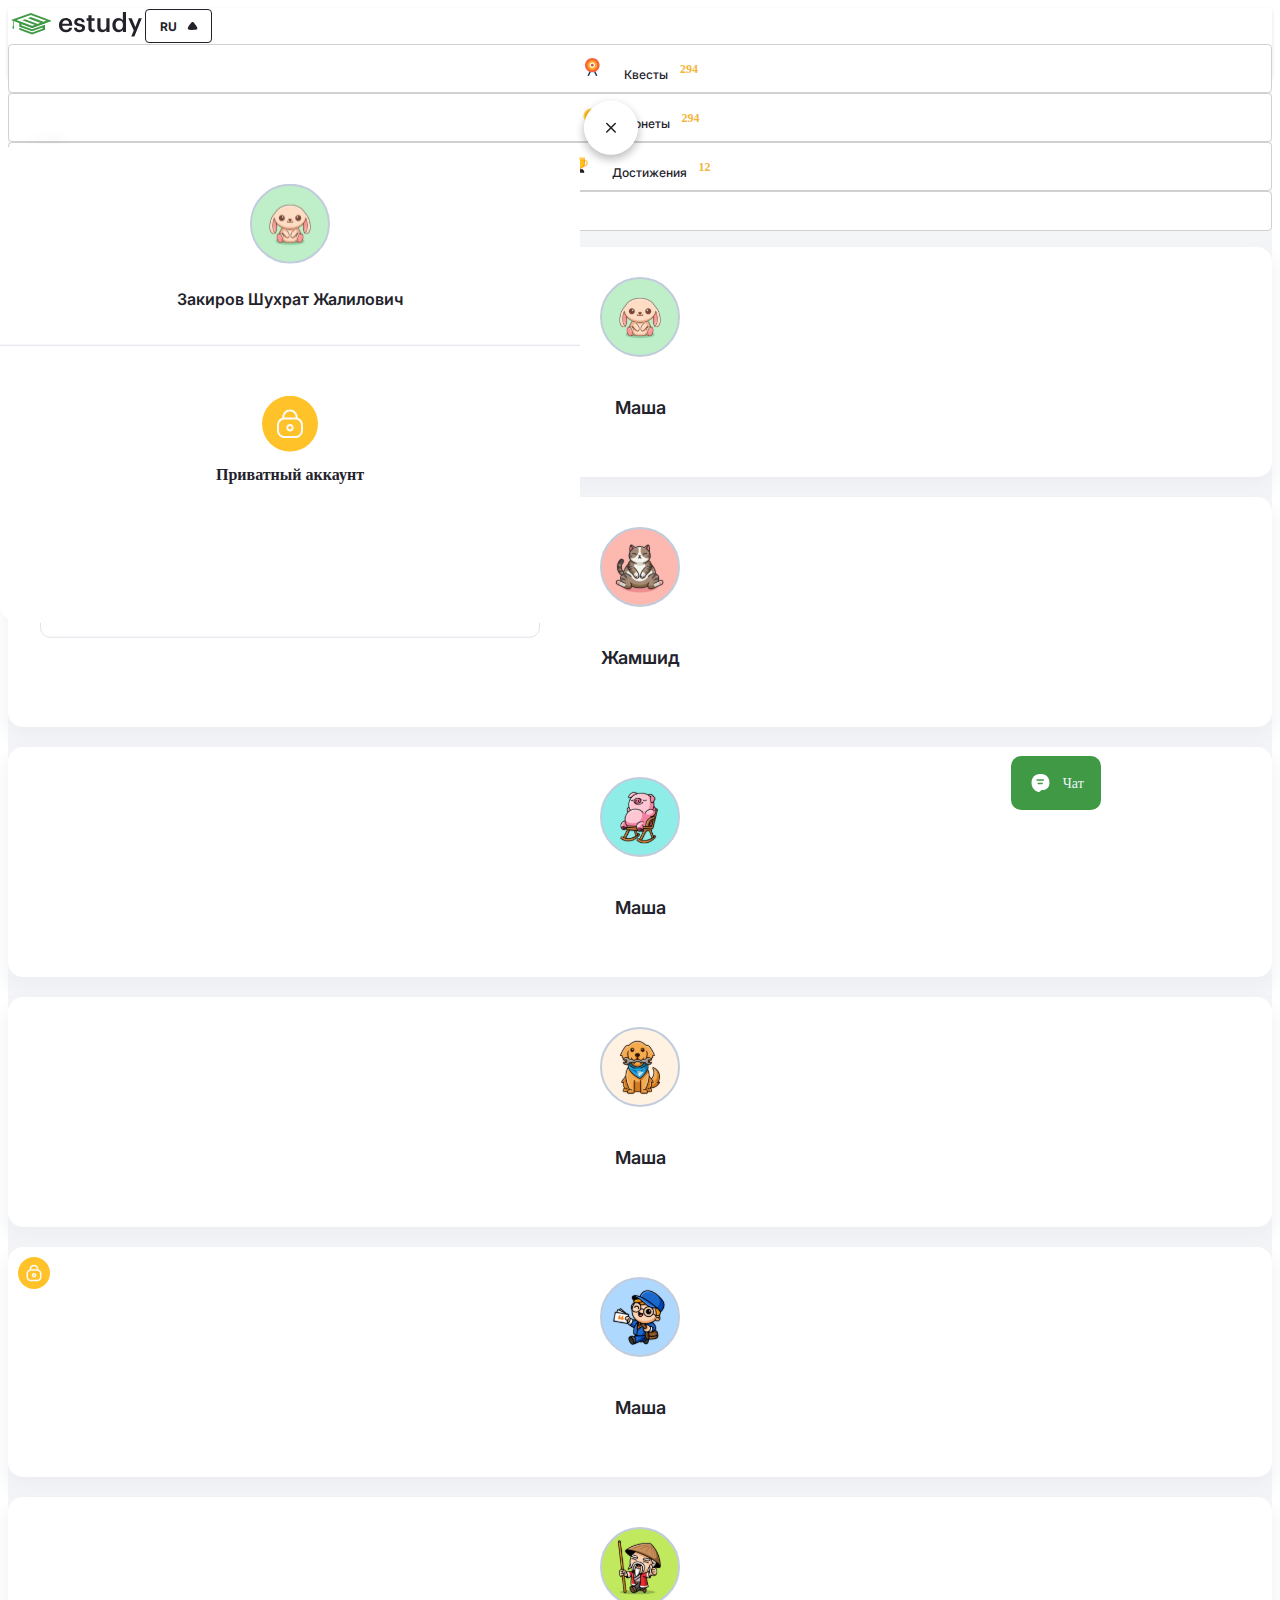
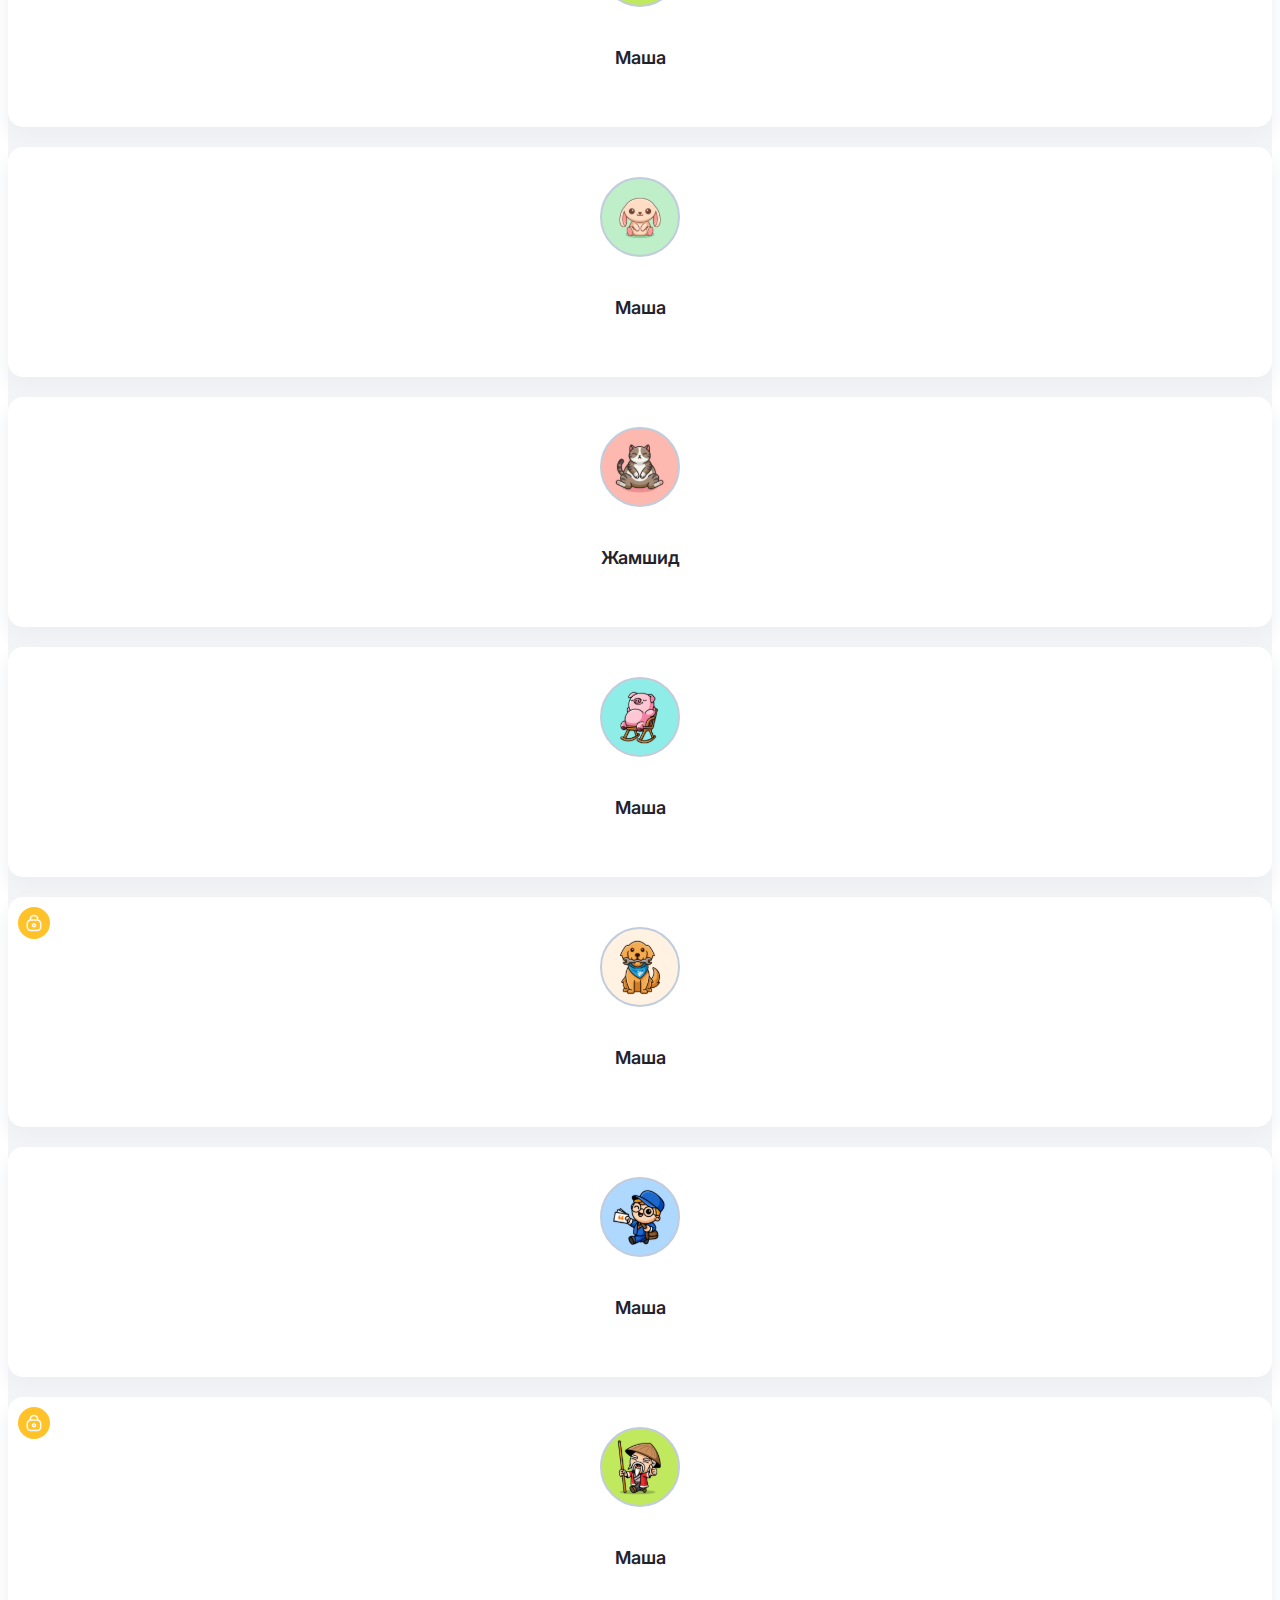
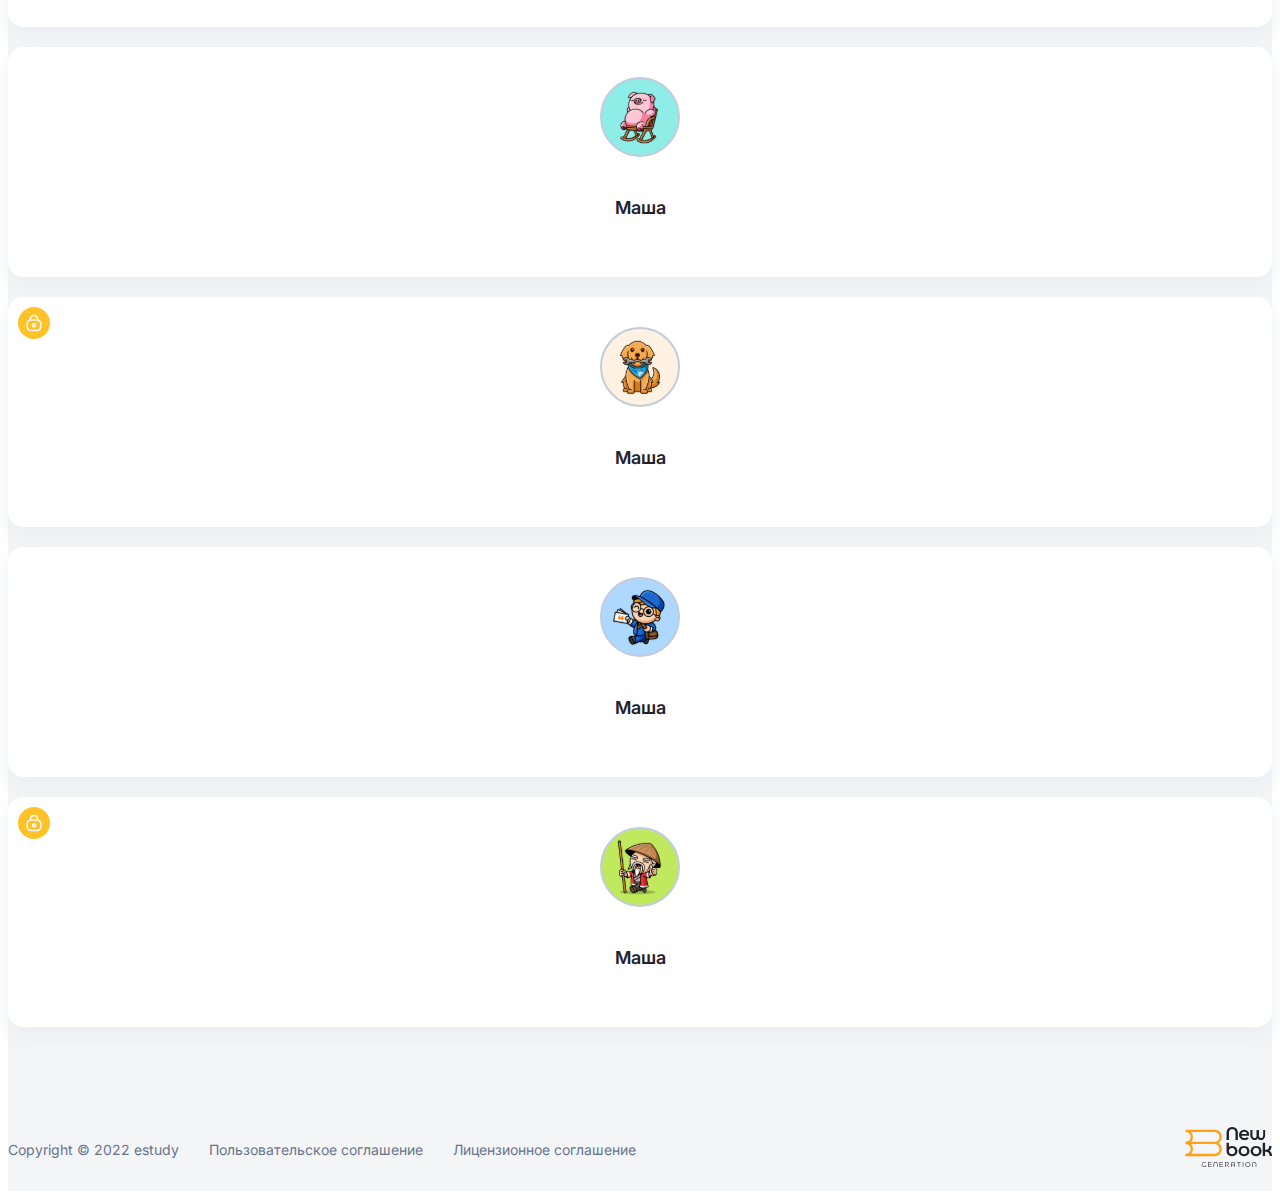
<file: AllClass/index.html>
<!DOCTYPE html>
<html lang="en">
    <head>
        <meta charset="UTF-8">
        <meta http-equiv="X-UA-Compatible" content="IE=edge">
        <meta name="viewport" content="width=device-width, initial-scale=1.0">
        <link
            href="https://cdn.jsdelivr.net/npm/bootstrap@5.0.2/dist/css/bootstrap.min.css"
            rel="stylesheet"
            integrity="sha384-EVSTQN3/azprG1Anm3QDgpJLIm9Nao0Yz1ztcQTwFspd3yD65VohhpuuCOmLASjC"
            crossorigin="anonymous"
        >
        <link rel="preconnect" href="https://fonts.googleapis.com">
        <link rel="preconnect" href="https://fonts.gstatic.com" crossorigin>
        <link href="https://fonts.googleapis.com/css2?family=Inter:wght@400;500;600;700;900&display=swap" rel="stylesheet">
        <link
            rel="stylesheet"
            href="https://cdnjs.cloudflare.com/ajax/libs/font-awesome/6.3.0/css/all.min.css"
            integrity="sha512-SzlrxWUlpfuzQ+pcUCosxcglQRNAq/DZjVsC0lE40xsADsfeQoEypE+enwcOiGjk/bSuGGKHEyjSoQ1zVisanQ=="
            crossorigin="anonymous"
            referrerpolicy="no-referrer"
        >
        <link rel="stylesheet" href="https://unpkg.com/swiper@8/swiper-bundle.min.css">
        <link rel="stylesheet" href="https://cdn.jsdelivr.net/npm/swiper@8/swiper-bundle.min.css">
        <link href="https://unpkg.com/boxicons@2.1.4/css/boxicons.min.css" rel="stylesheet">
        <link rel="stylesheet" href="./index.css">
        <title>All class</title>
    </head>
    <body>
        <div class="main_page_class">
            <nav class="navbar navbar-expand-lg navbar_register">
                <div class="container-xl">
                    <div class="navbar_left">
                        <a class="navbar-brand" href="/MainPage/index.html">
                            <img src="../Images/logo2.svg" alt="brand">
                        </a>
                        <div class="btn_lang" id="btn_lang">
                            RU
                            <!-- <i class="bx bx-chevron-down" id="arrow"></i> -->
                            <img
                                class="bx bx-chevron-down"
                                src="../Images/icon_lang.svg"
                                id="arrow"
                                alt="arrow"
                            >
                        </div>
                        <div class="dropdown" id="dropdown_lang">
                            <a href="#ru">
                                Русский
                            </a>
                            <a href="#uz">
                                Узбек тили
                            </a>
                            <a href="#en">
                                O`zbek tili
                            </a>
                        </div>
                    </div>
                    <div class="navbar-nav navbar_right">
                        <a class="nav_smile" href="#">
                            <span class="icon">
                                <img src="../Images/Frame 2029.svg" alt="">
                            </span>
                            <p>Квесты</p>
                            <span class="number">294</span>
                        </a>
                        <a class="nav_smile" href="#">
                            <span class="icon">
                                <img src="../Images/Frame 34138.svg" alt="">
                            </span>
                            <p>Монеты</p>
                            <span class="number">294</span>
                        </a>
                        <a class="nav_smile" href="#">
                            <span class="icon">
                                <img src="../Images/ic.svg" alt="">
                            </span>
                            <p>Достижения</p>
                            <span class="number">12</span>
                        </a>
                        <div class="profile" id="profile">
                            <img src="../Images/Frame 1.svg" alt="icon_profile">
                            <img
                                class="icon_profile"
                                src="../Images/profile_icon.svg"
                                id="icon_profile"
                                alt="icon_profile"
                            >
                            <div class="dropdown_profile" id="dropdown_profile">
                                <div class="profile_top">
                                    <img src="../Images/Group 1.svg" alt="user_image">
                                    <img src="../Images/Group 47.svg" alt="settings">
                                </div>
                                <div class="profile_title">
                                    <h6>Oscar Hosam</h6>
                                    <span>Школа 161, 2 “А” класс</span>
                                </div>
                                <ul class="profile_items">
                                    <li>
                                        <a href="#">
                                            <img src="../Images/Group 42.svg" alt="">Пригласить друга
                                        </a>
                                    </li>
                                    <li>
                                        <a href="#">
                                            <img src="../Images/Group 41.svg" alt="">Достижения
                                        </a>
                                    </li>
                                    <li>
                                        <a href="#">
                                            <img src="../Images/Group 41-1.svg" alt="">Профиль
                                        </a>
                                    </li>
                                </ul>
                                <ul class="profile_bottom">
                                    <li>
                                        <a href="../LandingPage/index.html">
                                            <img src="../Images/Group 43.svg" alt=""> Выход
                                        </a>
                                    </li>
                                </ul>
                            </div>
                        </a>
                        </div>
                </div>
                <div class="humburger_menu">
                    <div class="hamburger">
                        <i class="fa-solid fa-bars menu_icon"></i>
                        <i class="fa-solid fa-x close_icon"></i>
                    </div>
                    <div class="menu">
                        <a class="menuItem" href="#">Квесты</a>
                        <a class="menuItem" href="#">Монеты</a>
                        <a class="menuItem" href="#">Достижения</a>
                    </div>
                </div>
            </nav>
            <main class="main_page_section">
                <div class="container-xl">
                    <section class="my_classmates">
                        <div class="title">
                            <a href="../MainPage/index.html">
                                <img src="../Images/Group 4.svg" alt="">
                                Мой класс
                            </a>
                        </div>
                        <div class="my_classmates_card">
                            <div class="row">
                                <div class="col-xl-2 col-lg-3 col-md-4 col-sm-6">
                                    <div class="card_classmates"  data-bs-toggle="modal" data-bs-target="#classmates_modal">
                                        <img src="../Images/Ellipse 2334.svg" alt="">
                                        <span>Маша</span>
                                        <div class="key">
                                            <img src="../Images/clock.svg" alt="">
                                        </div>
                                    </div>
                                </div>
                                <div class="col-xl-2 col-lg-3 col-md-4 col-sm-6">
                                    <div class="card_classmates" data-bs-toggle="modal" data-bs-target="#classmates_modal_1">
                                        <img src="../Images/Ellipse 2334-1.svg" alt="">
                                        <span>Жамшид</span>
                                    </div>
                                </div>
                                <div class="col-xl-2 col-lg-3 col-md-4 col-sm-6">
                                    <div class="card_classmates">
                                        <img src="../Images/Ellipse 2334-2.svg" alt="">
                                        <span>Маша</span>
                                    </div>
                                </div>
                                <div class="col-xl-2 col-lg-3 col-md-4 col-sm-6">
                                    <div class="card_classmates">
                                        <img src="../Images/Ellipse 2334-3.svg" alt="">
                                        <span>Маша</span>
                                    </div>
                                </div>
                                <div class="col-xl-2 col-lg-3 col-md-4 col-sm-6">
                                    <div class="card_classmates">
                                        <img src="../Images/Ellipse 2334-4.svg" alt="">
                                        <span>Маша</span>
                                        <div class="key">
                                            <img src="../Images/clock.svg" alt="">
                                        </div>
                                    </div>
                                </div>
                                <div class="col-xl-2 col-lg-3 col-md-4 col-sm-6">
                                    <div class="card_classmates">
                                        <img src="../Images/Ellipse 2334-5.svg" alt="">
                                        <span>Маша</span>
                                    </div>
                                </div>
                                <div class="col-xl-2 col-lg-3 col-md-4 col-sm-6">
                                    <div class="card_classmates">
                                        <img src="../Images/Ellipse 2334.svg" alt="">
                                        <span>Маша</span>
                                    </div>
                                </div>
                                <div class="col-xl-2 col-lg-3 col-md-4 col-sm-6">
                                    <div class="card_classmates">
                                        <img src="../Images/Ellipse 2334-1.svg" alt="">
                                        <span>Жамшид</span>
                                    </div>
                                </div>
                                <div class="col-xl-2 col-lg-3 col-md-4 col-sm-6">
                                    <div class="card_classmates">
                                        <img src="../Images/Ellipse 2334-2.svg" alt="">
                                        <span>Маша</span>
                                    </div>
                                </div>
                                <div class="col-xl-2 col-lg-3 col-md-4 col-sm-6">
                                    <div class="card_classmates">
                                        <img src="../Images/Ellipse 2334-3.svg" alt="">
                                        <span>Маша</span>
                                        <div class="key">
                                            <img src="../Images/clock.svg" alt="">
                                        </div>
                                    </div>
                                </div>
                                <div class="col-xl-2 col-lg-3 col-md-4 col-sm-6">
                                    <div class="card_classmates">
                                        <img src="../Images/Ellipse 2334-4.svg" alt="">
                                        <span>Маша</span>
                                    </div>
                                </div>
                                <div class="col-xl-2 col-lg-3 col-md-4 col-sm-6">
                                    <div class="card_classmates">
                                        <img src="../Images/Ellipse 2334-5.svg" alt="">
                                        <span>Маша</span>
                                        <div class="key">
                                            <img src="../Images/clock.svg" alt="">
                                        </div>
                                    </div>
                                </div>
                                <div class="col-xl-2 col-lg-3 col-md-4 col-sm-6">
                                    <div class="card_classmates">
                                        <img src="../Images/Ellipse 2334-2.svg" alt="">
                                        <span>Маша</span>
                                    </div>
                                </div>
                                <div class="col-xl-2 col-lg-3 col-md-4 col-sm-6">
                                    <div class="card_classmates">
                                        <img src="../Images/Ellipse 2334-3.svg" alt="">
                                        <span>Маша</span>
                                        <div class="key">
                                            <img src="../Images/clock.svg" alt="">
                                        </div>
                                    </div>
                                </div>
                                <div class="col-xl-2 col-lg-3 col-md-4 col-sm-6">
                                    <div class="card_classmates">
                                        <img src="../Images/Ellipse 2334-4.svg" alt="">
                                        <span>Маша</span>
                                    </div>
                                </div>
                                <div class="col-xl-2 col-lg-3 col-md-4 col-sm-6">
                                    <div class="card_classmates">
                                        <img src="../Images/Ellipse 2334-5.svg" alt="">
                                        <span>Маша</span>
                                        <div class="key">
                                            <img src="../Images/clock.svg" alt="">
                                        </div>
                                    </div>
                                </div>
                            </div>
                        </div>
                        <a href="#" class="info">
                            <img src="../Images/Message - 4.svg" alt="">
                            Чат
                        </a>
                    </section>
                    <div
                    class="modal fade"
                    id="classmates_modal_1"
                    tabindex="-1"
                    aria-labelledby="exampleModalLabel"
                    aria-hidden="true"
                >
                    <div class="modal-dialog ">
                        <div class="modal-content modal_classmates">
                            <div class="close_icon_modal">
                                <img src="../Images/add.svg" data-bs-dismiss="modal"
                                aria-label="Close" alt="">
                            </div>
                            <div class="modal-body">
                                <div class="modal_title">
                                    <img src="../Images/Ellipse 2334.svg" alt="">
                                    <p>Закиров Шухрат Жалилович</p>
                                </div>
                                <div class="modal_body">
                                    <div class="modal_body_title">
                                        <p>Natijalari</p>
                                    </div>
                                    <div class="modal_body_block">
                                         <img src="../Images/modal2.svg" alt="">
                                         Монеты
                                         <span>560</span>
                                    </div>
                                    <div class="modal_body_block">
                                         <img src="../Images/modal1.svg" alt="">
                                         Рейтинг в классе
                                         <span>5/32</span>
                                    </div>
                                    
                                    <div class="modal_body_block">
                                         <img src="../Images/Group 34127.svg" alt="">
                                         Достижения
                                         <span>560</span>
                                    </div>
                                </div>
                            </div>
                        </div>
                    </div>
                    </div>
                    <div
                    class="modal fade"
                    id="classmates_modal"
                    tabindex="-1"
                    aria-labelledby="exampleModalLabel"
                    aria-hidden="true"
                >
                    <div class="modal-dialog ">
                        <div class="modal-content modal_classmates">
                            <div class="close_icon_modal">
                                <img src="../Images/add.svg" data-bs-dismiss="modal"
                                aria-label="Close" alt="">
                            </div>
                            <div class="modal-body">
                                <div class="modal_title">
                                    <img src="../Images/Ellipse 2334.svg" alt="">
                                    <p>Закиров Шухрат Жалилович</p>
                                </div>
                                <div class="modal_body_private">
                                    <img src="../Images/modal_privete.svg" alt="">
                                    Приватный аккаунт
                                </div>
                            </div>
                        </div>
                    </div>
                    </div>
                </div>
            </main>
            <section id="footer">
                <div class="container-xl">
                    <div class="footer_bottom">
                        <div class="left_footer_bottom">
                            <span>Copyright © 2022 estudy</span>
                            <span>Пользовательское соглашение</span>
                            <span>Лицензионное соглашение</span>
                        </div>
                        <div class="right_footer_bottom">
                            <img src="../Images/brand.svg" alt="brand">
                        </div>
                    </div>
                </div>
            </section>
        </div>
        <script src="https://cdn.jsdelivr.net/npm/bootstrap@5.0.2/dist/js/bootstrap.bundle.min.js" integrity="sha384-MrcW6ZMFYlzcLA8Nl+NtUVF0sA7MsXsP1UyJoMp4YLEuNSfAP+JcXn/tWtIaxVXM" crossorigin="anonymous"></script>
        <script src="https://cdn.jsdelivr.net/npm/@popperjs/core@2.9.2/dist/umd/popper.min.js" integrity="sha384-IQsoLXl5PILFhosVNubq5LC7Qb9DXgDA9i+tQ8Zj3iwWAwPtgFTxbJ8NT4GN1R8p" crossorigin="anonymous"></script>
        <script src="https://cdn.jsdelivr.net/npm/bootstrap@5.0.2/dist/js/bootstrap.min.js" integrity="sha384-cVKIPhGWiC2Al4u+LWgxfKTRIcfu0JTxR+EQDz/bgldoEyl4H0zUF0QKbrJ0EcQF" crossorigin="anonymous"></script>
        <script src="./index.js"></script>
    </body>
</html>
</file>
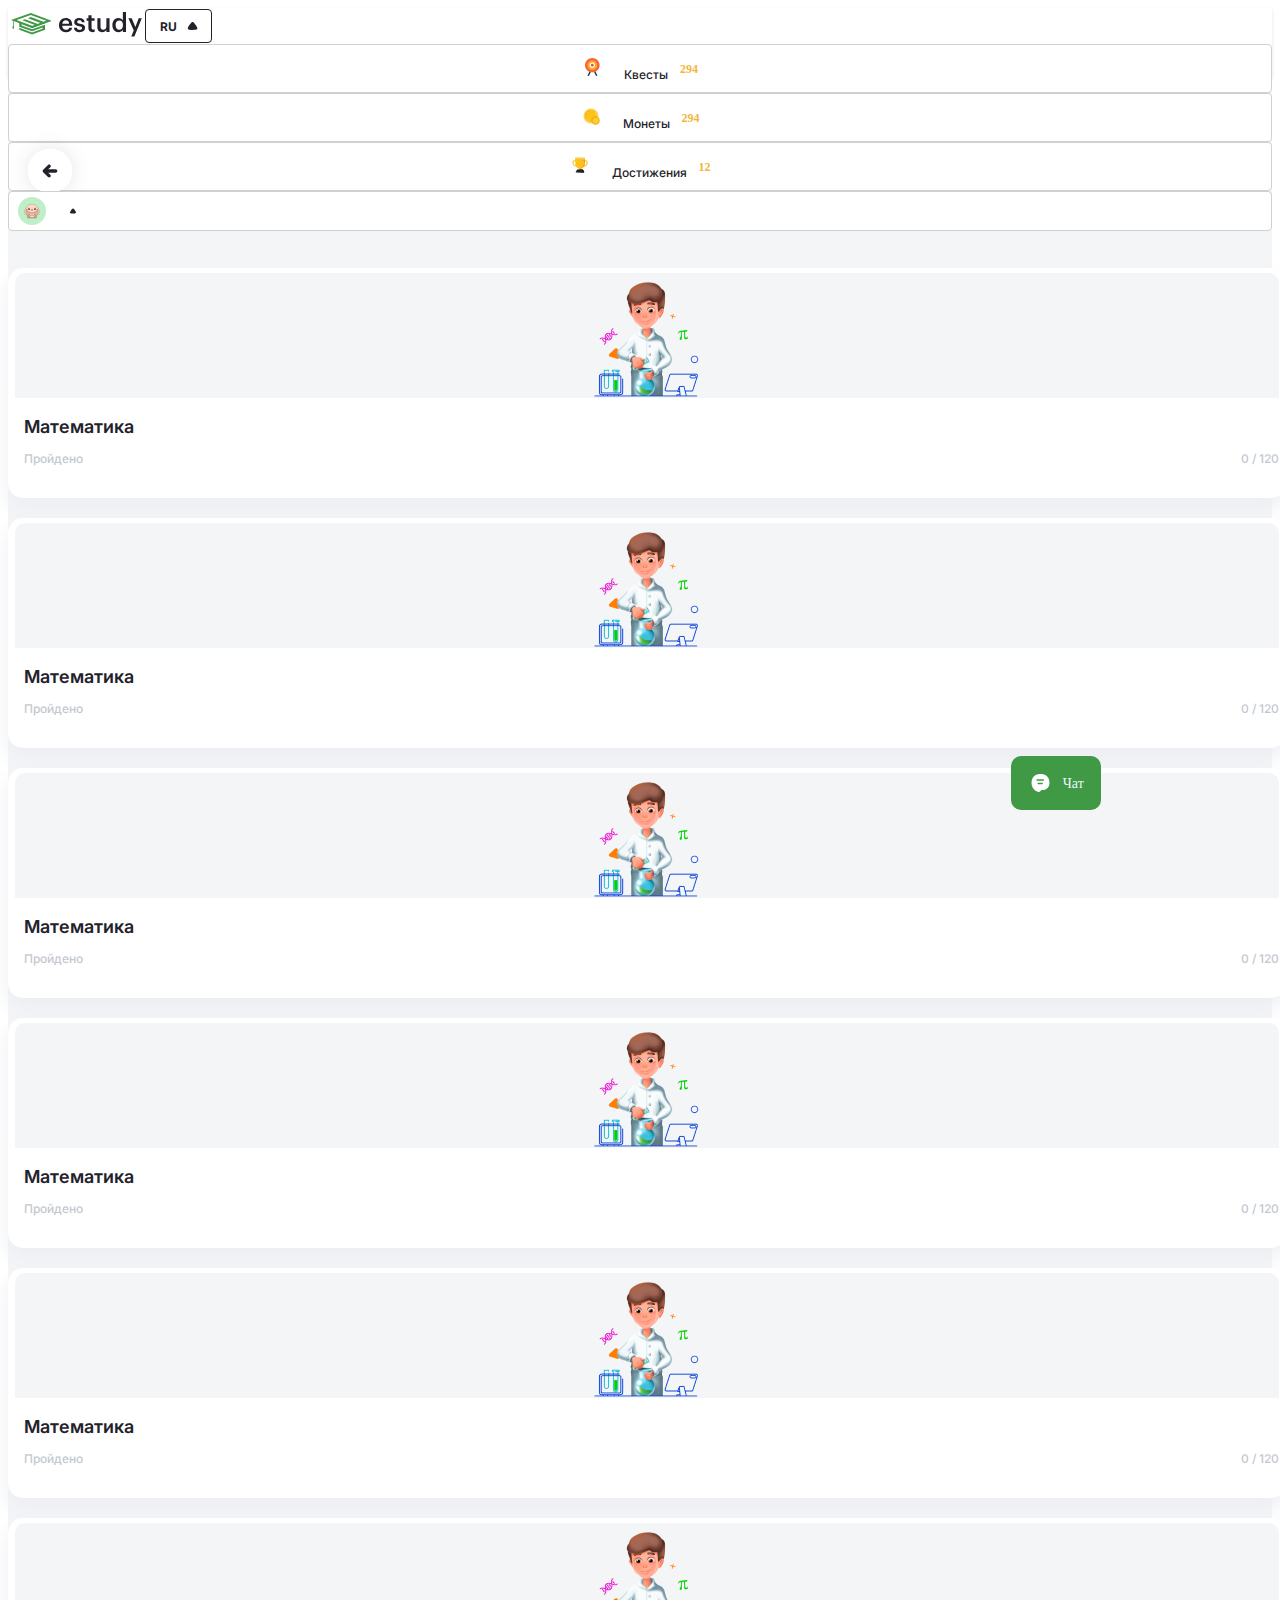
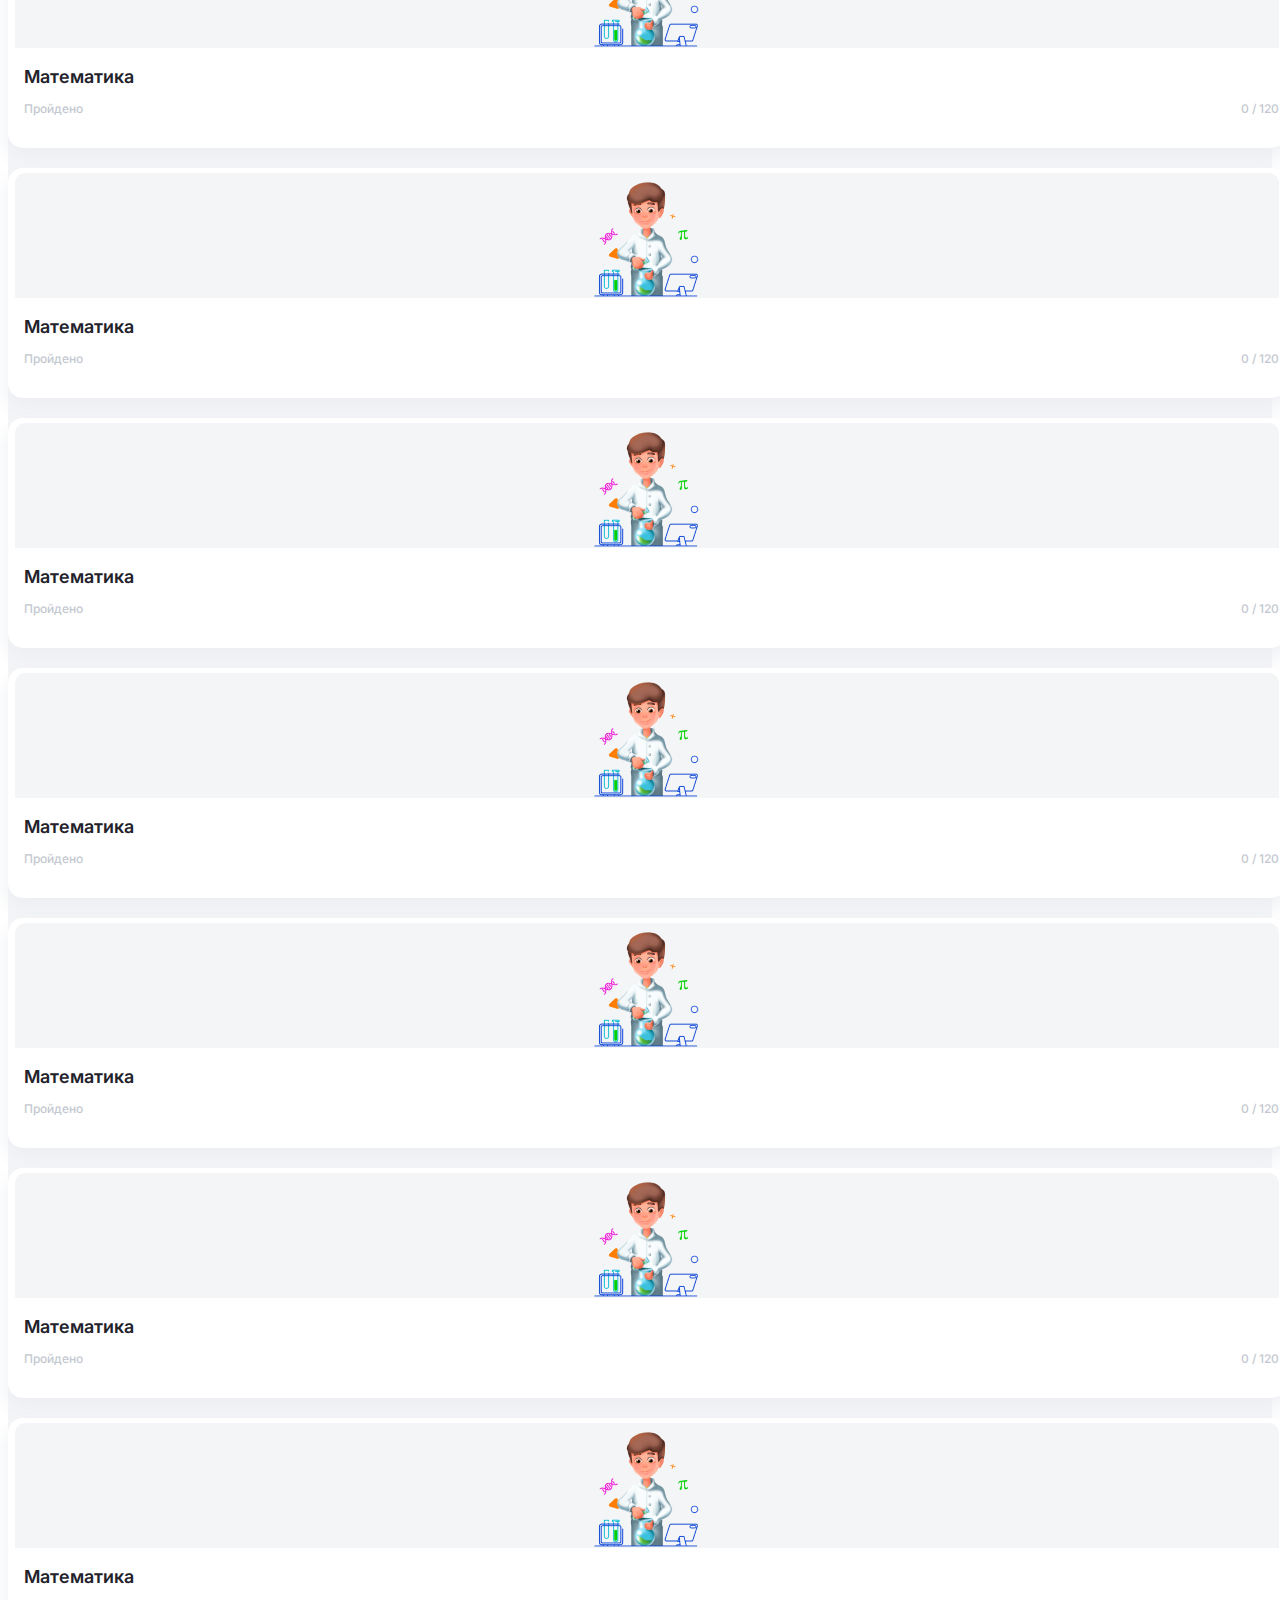
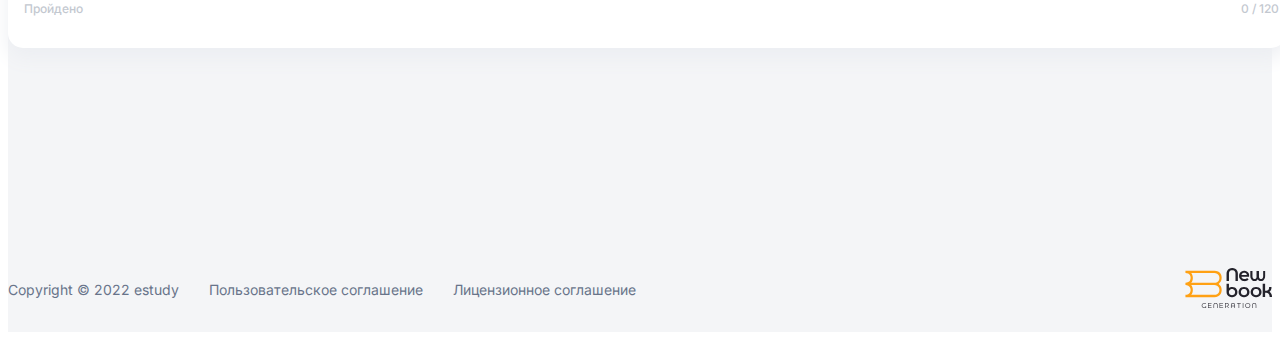
<file: AllTask/index.html>
<!DOCTYPE html>
<html lang="en">
    <head>
        <meta charset="UTF-8">
        <meta http-equiv="X-UA-Compatible" content="IE=edge">
        <meta name="viewport" content="width=device-width, initial-scale=1.0">
        <link
            href="https://cdn.jsdelivr.net/npm/bootstrap@5.0.2/dist/css/bootstrap.min.css"
            rel="stylesheet"
            integrity="sha384-EVSTQN3/azprG1Anm3QDgpJLIm9Nao0Yz1ztcQTwFspd3yD65VohhpuuCOmLASjC"
            crossorigin="anonymous"
        >
        <link rel="preconnect" href="https://fonts.googleapis.com">
        <link rel="preconnect" href="https://fonts.gstatic.com" crossorigin>
        <link href="https://fonts.googleapis.com/css2?family=Inter:wght@400;500;600;700;900&display=swap" rel="stylesheet">
        <link
            rel="stylesheet"
            href="https://cdnjs.cloudflare.com/ajax/libs/font-awesome/6.3.0/css/all.min.css"
            integrity="sha512-SzlrxWUlpfuzQ+pcUCosxcglQRNAq/DZjVsC0lE40xsADsfeQoEypE+enwcOiGjk/bSuGGKHEyjSoQ1zVisanQ=="
            crossorigin="anonymous"
            referrerpolicy="no-referrer"
        >
        <link rel="stylesheet" href="https://unpkg.com/swiper@8/swiper-bundle.min.css">
        <link rel="stylesheet" href="https://cdn.jsdelivr.net/npm/swiper@8/swiper-bundle.min.css">
        <link href="https://unpkg.com/boxicons@2.1.4/css/boxicons.min.css" rel="stylesheet">
        <link rel="stylesheet" href="./index.css">
        <title>All Tasks</title>
    </head>
    <body>
        <div class="main_page_tasks">
            <nav class="navbar navbar-expand-lg navbar_register">
                <div class="container-xl">
                    <div class="navbar_left">
                        <a class="navbar-brand" href="/MainPage/index.html">
                            <img src="../Images/logo2.svg" alt="brand">
                        </a>
                        <div class="btn_lang" id="btn_lang">
                            RU
                            <!-- <i class="bx bx-chevron-down" id="arrow"></i> -->
                            <img
                                class="bx bx-chevron-down"
                                src="../Images/icon_lang.svg"
                                id="arrow"
                                alt="arrow"
                            >
                        </div>
                        <div class="dropdown" id="dropdown_lang">
                            <a href="#ru">
                                Русский
                            </a>
                            <a href="#uz">
                                Узбек тили
                            </a>
                            <a href="#en">
                                O`zbek tili
                            </a>
                        </div>
                    </div>
                    <div class="navbar-nav navbar_right">
                        <a class="nav_smile" href="#">
                            <span class="icon">
                                <img src="../Images/Frame 2029.svg" alt="">
                            </span>
                            <p>Квесты</p>
                            <span class="number">294</span>
                        </a>
                        <a class="nav_smile" href="#">
                            <span class="icon">
                                <img src="../Images/Frame 34138.svg" alt="">
                            </span>
                            <p>Монеты</p>
                            <span class="number">294</span>
                        </a>
                        <a class="nav_smile" href="#">
                            <span class="icon">
                                <img src="../Images/ic.svg" alt="">
                            </span>
                            <p>Достижения</p>
                            <span class="number">12</span>
                        </a>
                        <div class="profile" id="profile">
                            <img src="../Images/Frame 1.svg" alt="icon_profile">
                            <img
                                class="icon_profile"
                                src="../Images/profile_icon.svg"
                                id="icon_profile"
                                alt="icon_profile"
                            >
                            <div class="dropdown_profile" id="dropdown_profile">
                                <div class="profile_top">
                                    <img src="../Images/Group 1.svg" alt="user_image">
                                    <img src="../Images/Group 47.svg" alt="settings">
                                </div>
                                <div class="profile_title">
                                    <h6>Oscar Hosam</h6>
                                    <span>Школа 161, 2 “А” класс</span>
                                </div>
                                <ul class="profile_items">
                                    <li>
                                        <a href="#">
                                            <img src="../Images/Group 42.svg" alt="">Пригласить друга
                                        </a>
                                    </li>
                                    <li>
                                        <a href="#">
                                            <img src="../Images/Group 41.svg" alt="">Достижения
                                        </a>
                                    </li>
                                    <li>
                                        <a href="#">
                                            <img src="../Images/Group 41-1.svg" alt="">Профиль
                                        </a>
                                    </li>
                                </ul>
                                <ul class="profile_bottom">
                                    <li>
                                        <a href="../LandingPage/index.html">
                                            <img src="../Images/Group 43.svg" alt=""> Выход
                                        </a>
                                    </li>
                                </ul>
                            </div>
                        </a>
                        </div>
                </div>
                <div class="humburger_menu">
                    <div class="hamburger">
                        <i class="fa-solid fa-bars menu_icon"></i>
                        <i class="fa-solid fa-x close_icon"></i>
                    </div>
                    <div class="menu">
                        <a class="menuItem" href="#">Квесты</a>
                        <a class="menuItem" href="#">Монеты</a>
                        <a class="menuItem" href="#">Достижения</a>
                    </div>
                </div>
            </nav>
            <main class="main_page_section">
                <div class="container-xl">
                    <section class="my_task">
                        <div class="title">
                            <h2>
                                <a href="../MainPage/index.html">
                                    <img src="../Images/Group 4.svg" alt="">
                                    Все задачи
                                </a>
                            </h2>
                        </div>
                        <div class="my_task_card">
                            <div class="row">
                                <div class="col-xl-3 col-lg-4 col-md-6">
                                    <div class="card_task">
                                        <div class="card_img">
                                            <img src="../Images/химия2.png" alt="">
                                        </div>
                                        <div class="subject_name">
                                            <p>Математика</p>
                                        </div>
                                        <div class="subject_progress">
                                            <div class="progress_title">
                                                <span>Пройдено</span>
                                                <span>0 / 120</span>
                                            </div>
                                            <div
                                                class="progress"
                                                role="progressbar"
                                                aria-label="Basic example"
                                                aria-valuenow="0"
                                                aria-valuemin="0"
                                                aria-valuemax="100"
                                            >
                                                <div class="progress-bar" style="width: 0%"></div>
                                            </div>
                                        </div>
                                    </div>
                                </div>
                                <div class="col-xl-3 col-lg-4 col-md-6">
                                    <div class="card_task">
                                        <div class="card_img">
                                            <img src="../Images/химия2.png" alt="">
                                        </div>
                                        <div class="subject_name">
                                            <p>Математика</p>
                                        </div>
                                        <div class="subject_progress">
                                            <div class="progress_title">
                                                <span>Пройдено</span>
                                                <span>0 / 120</span>
                                            </div>
                                            <div
                                                class="progress"
                                                role="progressbar"
                                                aria-label="Basic example"
                                                aria-valuenow="0"
                                                aria-valuemin="0"
                                                aria-valuemax="100"
                                            >
                                                <div class="progress-bar" style="width: 25%"></div>
                                            </div>
                                        </div>
                                    </div>
                                </div>
                                <div class="col-xl-3 col-lg-4 col-md-6">
                                    <div class="card_task">
                                        <div class="card_img">
                                            <img src="../Images/химия2.png" alt="">
                                        </div>
                                        <div class="subject_name">
                                            <p>Математика</p>
                                        </div>
                                        <div class="subject_progress">
                                            <div class="progress_title">
                                                <span>Пройдено</span>
                                                <span>0 / 120</span>
                                            </div>
                                            <div
                                                class="progress"
                                                role="progressbar"
                                                aria-label="Basic example"
                                                aria-valuenow="0"
                                                aria-valuemin="0"
                                                aria-valuemax="100"
                                            >
                                                <div class="progress-bar" style="width: 50%"></div>
                                            </div>
                                        </div>
                                    </div>
                                </div>
                                <div class="col-xl-3 col-lg-4 col-md-6">
                                    <div class="card_task">
                                        <div class="card_img">
                                            <img src="../Images/химия2.png" alt="">
                                        </div>
                                        <div class="subject_name">
                                            <p>Математика</p>
                                        </div>
                                        <div class="subject_progress">
                                            <div class="progress_title">
                                                <span>Пройдено</span>
                                                <span>0 / 120</span>
                                            </div>
                                            <div
                                                class="progress"
                                                role="progressbar"
                                                aria-label="Basic example"
                                                aria-valuenow="0"
                                                aria-valuemin="0"
                                                aria-valuemax="100"
                                            >
                                                <div class="progress-bar" style="width: 78%"></div>
                                            </div>
                                        </div>
                                    </div>
                                </div>
                                <div class="col-xl-3 col-lg-4 col-md-6">
                                    <div class="card_task">
                                        <div class="card_img">
                                            <img src="../Images/химия2.png" alt="">
                                        </div>
                                        <div class="subject_name">
                                            <p>Математика</p>
                                        </div>
                                        <div class="subject_progress">
                                            <div class="progress_title">
                                                <span>Пройдено</span>
                                                <span>0 / 120</span>
                                            </div>
                                            <div
                                                class="progress"
                                                role="progressbar"
                                                aria-label="Basic example"
                                                aria-valuenow="0"
                                                aria-valuemin="0"
                                                aria-valuemax="100"
                                            >
                                                <div class="progress-bar" style="width: 0%"></div>
                                            </div>
                                        </div>
                                    </div>
                                </div>
                                <div class="col-xl-3 col-lg-4 col-md-6">
                                    <div class="card_task">
                                        <div class="card_img">
                                            <img src="../Images/химия2.png" alt="">
                                        </div>
                                        <div class="subject_name">
                                            <p>Математика</p>
                                        </div>
                                        <div class="subject_progress">
                                            <div class="progress_title">
                                                <span>Пройдено</span>
                                                <span>0 / 120</span>
                                            </div>
                                            <div
                                                class="progress"
                                                role="progressbar"
                                                aria-label="Basic example"
                                                aria-valuenow="0"
                                                aria-valuemin="0"
                                                aria-valuemax="100"
                                            >
                                                <div class="progress-bar" style="width: 25%"></div>
                                            </div>
                                        </div>
                                    </div>
                                </div>
                                <div class="col-xl-3 col-lg-4 col-md-6">
                                    <div class="card_task">
                                        <div class="card_img">
                                            <img src="../Images/химия2.png" alt="">
                                        </div>
                                        <div class="subject_name">
                                            <p>Математика</p>
                                        </div>
                                        <div class="subject_progress">
                                            <div class="progress_title">
                                                <span>Пройдено</span>
                                                <span>0 / 120</span>
                                            </div>
                                            <div
                                                class="progress"
                                                role="progressbar"
                                                aria-label="Basic example"
                                                aria-valuenow="0"
                                                aria-valuemin="0"
                                                aria-valuemax="100"
                                            >
                                                <div class="progress-bar" style="width: 50%"></div>
                                            </div>
                                        </div>
                                    </div>
                                </div>
                                <div class="col-xl-3 col-lg-4 col-md-6">
                                    <div class="card_task">
                                        <div class="card_img">
                                            <img src="../Images/химия2.png" alt="">
                                        </div>
                                        <div class="subject_name">
                                            <p>Математика</p>
                                        </div>
                                        <div class="subject_progress">
                                            <div class="progress_title">
                                                <span>Пройдено</span>
                                                <span>0 / 120</span>
                                            </div>
                                            <div
                                                class="progress"
                                                role="progressbar"
                                                aria-label="Basic example"
                                                aria-valuenow="0"
                                                aria-valuemin="0"
                                                aria-valuemax="100"
                                            >
                                                <div class="progress-bar" style="width: 78%"></div>
                                            </div>
                                        </div>
                                    </div>
                                </div>
                                <div class="col-xl-3 col-lg-4 col-md-6">
                                    <div class="card_task">
                                        <div class="card_img">
                                            <img src="../Images/химия2.png" alt="">
                                        </div>
                                        <div class="subject_name">
                                            <p>Математика</p>
                                        </div>
                                        <div class="subject_progress">
                                            <div class="progress_title">
                                                <span>Пройдено</span>
                                                <span>0 / 120</span>
                                            </div>
                                            <div
                                                class="progress"
                                                role="progressbar"
                                                aria-label="Basic example"
                                                aria-valuenow="0"
                                                aria-valuemin="0"
                                                aria-valuemax="100"
                                            >
                                                <div class="progress-bar" style="width: 0%"></div>
                                            </div>
                                        </div>
                                    </div>
                                </div>
                                <div class="col-xl-3 col-lg-4 col-md-6">
                                    <div class="card_task">
                                        <div class="card_img">
                                            <img src="../Images/химия2.png" alt="">
                                        </div>
                                        <div class="subject_name">
                                            <p>Математика</p>
                                        </div>
                                        <div class="subject_progress">
                                            <div class="progress_title">
                                                <span>Пройдено</span>
                                                <span>0 / 120</span>
                                            </div>
                                            <div
                                                class="progress"
                                                role="progressbar"
                                                aria-label="Basic example"
                                                aria-valuenow="0"
                                                aria-valuemin="0"
                                                aria-valuemax="100"
                                            >
                                                <div class="progress-bar" style="width: 25%"></div>
                                            </div>
                                        </div>
                                    </div>
                                </div>
                                <div class="col-xl-3 col-lg-4 col-md-6">
                                    <div class="card_task">
                                        <div class="card_img">
                                            <img src="../Images/химия2.png" alt="">
                                        </div>
                                        <div class="subject_name">
                                            <p>Математика</p>
                                        </div>
                                        <div class="subject_progress">
                                            <div class="progress_title">
                                                <span>Пройдено</span>
                                                <span>0 / 120</span>
                                            </div>
                                            <div
                                                class="progress"
                                                role="progressbar"
                                                aria-label="Basic example"
                                                aria-valuenow="0"
                                                aria-valuemin="0"
                                                aria-valuemax="100"
                                            >
                                                <div class="progress-bar" style="width: 50%"></div>
                                            </div>
                                        </div>
                                    </div>
                                </div>
                                <div class="col-xl-3 col-lg-4 col-md-6">
                                    <div class="card_task">
                                        <div class="card_img">
                                            <img src="../Images/химия2.png" alt="">
                                        </div>
                                        <div class="subject_name">
                                            <p>Математика</p>
                                        </div>
                                        <div class="subject_progress">
                                            <div class="progress_title">
                                                <span>Пройдено</span>
                                                <span>0 / 120</span>
                                            </div>
                                            <div
                                                class="progress"
                                                role="progressbar"
                                                aria-label="Basic example"
                                                aria-valuenow="0"
                                                aria-valuemin="0"
                                                aria-valuemax="100"
                                            >
                                                <div class="progress-bar" style="width: 78%"></div>
                                            </div>
                                        </div>
                                    </div>
                                </div>
                            </div>
                            <a href="#" class="info">
                                <img src="../Images/Message - 4.svg" alt="">
                                Чат
                            </a>
                        </div>
                    </section>
                </div>
            </main>
            <section id="footer">
                <div class="container-xl">
                    <div class="footer_bottom">
                        <div class="left_footer_bottom">
                            <span>Copyright © 2022 estudy</span>
                            <span>Пользовательское соглашение</span>
                            <span>Лицензионное соглашение</span>
                        </div>
                        <div class="right_footer_bottom">
                            <img src="../Images/brand.svg" alt="brand">
                        </div>
                    </div>
                </div>
            </section>
        </div>
        <script src="https://cdn.jsdelivr.net/npm/swiper@8/swiper-bundle.min.js"></script>
        <script src="https://cdn.jsdelivr.net/npm/bootstrap@5.0.2/dist/js/bootstrap.bundle.min.js" integrity="sha384-MrcW6ZMFYlzcLA8Nl+NtUVF0sA7MsXsP1UyJoMp4YLEuNSfAP+JcXn/tWtIaxVXM" crossorigin="anonymous"></script>
        <script src="https://cdn.jsdelivr.net/npm/@popperjs/core@2.9.2/dist/umd/popper.min.js" integrity="sha384-IQsoLXl5PILFhosVNubq5LC7Qb9DXgDA9i+tQ8Zj3iwWAwPtgFTxbJ8NT4GN1R8p" crossorigin="anonymous"></script>
        <script src="https://cdn.jsdelivr.net/npm/bootstrap@5.0.2/dist/js/bootstrap.min.js" integrity="sha384-cVKIPhGWiC2Al4u+LWgxfKTRIcfu0JTxR+EQDz/bgldoEyl4H0zUF0QKbrJ0EcQF" crossorigin="anonymous"></script>
        <script src="./index.js"></script>
    </body>
</html>
</file>
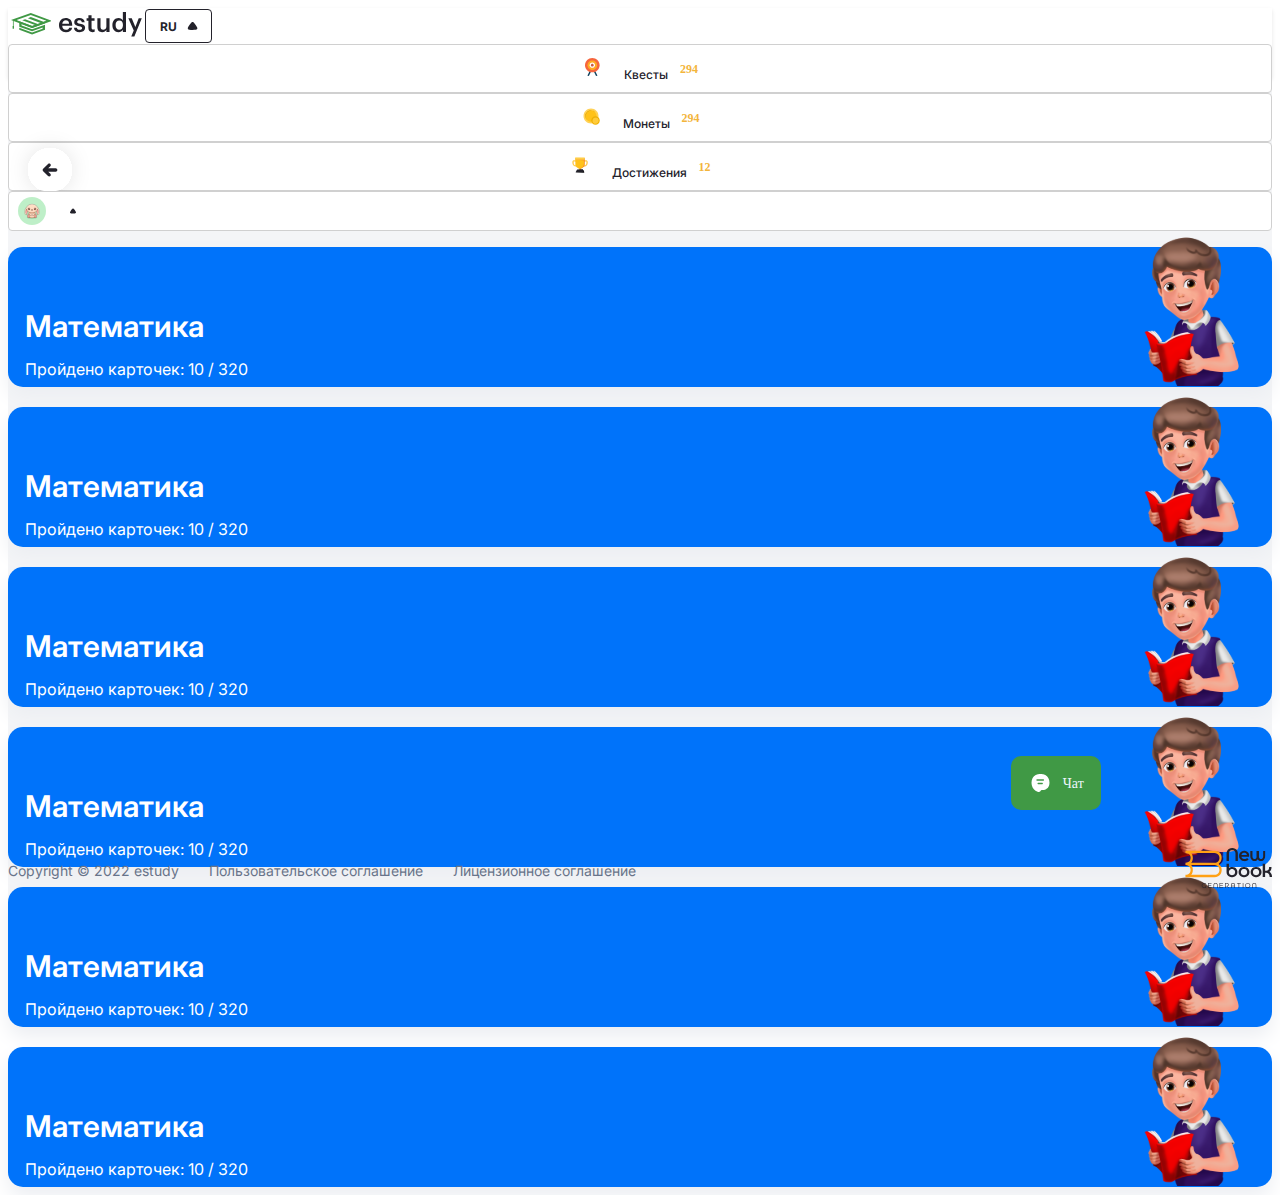
<file: Alltem/index.html>
<!DOCTYPE html>
<html lang="en">
    <head>
        <meta charset="UTF-8">
        <meta http-equiv="X-UA-Compatible" content="IE=edge">
        <meta name="viewport" content="width=device-width, initial-scale=1.0">
        <link
            href="https://cdn.jsdelivr.net/npm/bootstrap@5.0.2/dist/css/bootstrap.min.css"
            rel="stylesheet"
            integrity="sha384-EVSTQN3/azprG1Anm3QDgpJLIm9Nao0Yz1ztcQTwFspd3yD65VohhpuuCOmLASjC"
            crossorigin="anonymous"
        >
        <link rel="preconnect" href="https://fonts.googleapis.com">
        <link rel="preconnect" href="https://fonts.gstatic.com" crossorigin>
        <link href="https://fonts.googleapis.com/css2?family=Inter:wght@400;500;600;700;900&display=swap" rel="stylesheet">
        <link
            rel="stylesheet"
            href="https://cdnjs.cloudflare.com/ajax/libs/font-awesome/6.3.0/css/all.min.css"
            integrity="sha512-SzlrxWUlpfuzQ+pcUCosxcglQRNAq/DZjVsC0lE40xsADsfeQoEypE+enwcOiGjk/bSuGGKHEyjSoQ1zVisanQ=="
            crossorigin="anonymous"
            referrerpolicy="no-referrer"
        >
        <link rel="stylesheet" href="https://unpkg.com/swiper@8/swiper-bundle.min.css">
        <link rel="stylesheet" href="https://cdn.jsdelivr.net/npm/swiper@8/swiper-bundle.min.css">
        <link href="https://unpkg.com/boxicons@2.1.4/css/boxicons.min.css" rel="stylesheet">
        <link rel="stylesheet" href="./index.css">
        <title>All Item</title>
    </head>
    <body>
        <div class="main_page_items">
            <nav class="navbar navbar-expand-lg navbar_register">
                <div class="container-xl">
                    <div class="navbar_left">
                        <a class="navbar-brand" href="/MainPage/index.html">
                            <img src="../Images/logo2.svg" alt="brand">
                        </a>
                        <div class="btn_lang" id="btn_lang">
                            RU
                            <!-- <i class="bx bx-chevron-down" id="arrow"></i> -->
                            <img
                                class="bx bx-chevron-down"
                                src="../Images/icon_lang.svg"
                                id="arrow"
                                alt="arrow"
                            >
                        </div>
                        <div class="dropdown" id="dropdown_lang">
                            <a href="#ru">
                                Русский
                            </a>
                            <a href="#uz">
                                Узбек тили
                            </a>
                            <a href="#en">
                                O`zbek tili
                            </a>
                        </div>
                    </div>
                    <div class="navbar-nav navbar_right">
                        <a class="nav_smile" href="#">
                            <span class="icon">
                                <img src="../Images/Frame 2029.svg" alt="">
                            </span>
                            <p>Квесты</p>
                            <span class="number">294</span>
                        </a>
                        <a class="nav_smile" href="#">
                            <span class="icon">
                                <img src="../Images/Frame 34138.svg" alt="">
                            </span>
                            <p>Монеты</p>
                            <span class="number">294</span>
                        </a>
                        <a class="nav_smile" href="#">
                            <span class="icon">
                                <img src="../Images/ic.svg" alt="">
                            </span>
                            <p>Достижения</p>
                            <span class="number">12</span>
                        </a>
                        <div class="profile" id="profile">
                            <img src="../Images/Frame 1.svg" alt="icon_profile">
                            <img
                                class="icon_profile"
                                src="../Images/profile_icon.svg"
                                id="icon_profile"
                                alt="icon_profile"
                            >
                            <div class="dropdown_profile" id="dropdown_profile">
                                <div class="profile_top">
                                    <img src="../Images/Group 1.svg" alt="user_image">
                                    <img src="../Images/Group 47.svg" alt="settings">
                                </div>
                                <div class="profile_title">
                                    <h6>Oscar Hosam</h6>
                                    <span>Школа 161, 2 “А” класс</span>
                                </div>
                                <ul class="profile_items">
                                    <li>
                                        <a href="#">
                                            <img src="../Images/Group 42.svg" alt="">Пригласить друга
                                        </a>
                                    </li>
                                    <li>
                                        <a href="#">
                                            <img src="../Images/Group 41.svg" alt="">Достижения
                                        </a>
                                    </li>
                                    <li>
                                        <a href="#">
                                            <img src="../Images/Group 41-1.svg" alt="">Профиль
                                        </a>
                                    </li>
                                </ul>
                                <ul class="profile_bottom">
                                    <li>
                                        <a href="../LandingPage/index.html">
                                            <img src="../Images/Group 43.svg" alt=""> Выход
                                        </a>
                                    </li>
                                </ul>
                            </div>
                        </a>
                        </div>
                </div>
                <div class="humburger_menu">
                    <div class="hamburger">
                        <i class="fa-solid fa-bars menu_icon"></i>
                        <i class="fa-solid fa-x close_icon"></i>
                    </div>
                    <div class="menu">
                        <a class="menuItem" href="#">Квесты</a>
                        <a class="menuItem" href="#">Монеты</a>
                        <a class="menuItem" href="#">Достижения</a>
                    </div>
                </div>
            </nav>
            <main class="main_page_section">
                <div class="container-xl">
                    <section class="my_predmet">
                        <div class="title">
                            <a href="../MainPage/index.html">
                                <img src="../Images/Group 4.svg" alt="">
                                Все предметы
                            </a>
                        </div>
                        <div class="my_predmet_card">
                            <div class="row">
                                <div class="col-xl-4 col-lg-6 col-md-12">
                                    <div class="pedmet_card">
                                        <div class="pedmet_card_left">
                                            <h6>Математика</h6>
                                            <p>Пройдено карточек: 10 / 320</p>
                                        </div>
                                        <div class="pedmet_card_right">
                                            <img src="../Images/читает(матиматика).svg" alt="">
                                        </div>
                                    </div>
                                </div>
                                <div class="col-xl-4 col-lg-6 col-md-12">
                                    <div class="pedmet_card">
                                        <div class="pedmet_card_left">
                                            <h6>Математика</h6>
                                            <p>Пройдено карточек: 10 / 320</p>
                                        </div>
                                        <div class="pedmet_card_right">
                                            <img src="../Images/читает(матиматика).svg" alt="">
                                        </div>
                                    </div>
                                </div>
                                <div class="col-xl-4 col-lg-6 col-md-12">
                                    <div class="pedmet_card">
                                        <div class="pedmet_card_left">
                                            <h6>Математика</h6>
                                            <p>Пройдено карточек: 10 / 320</p>
                                        </div>
                                        <div class="pedmet_card_right">
                                            <img src="../Images/читает(матиматика).svg" alt="">
                                        </div>
                                    </div>
                                </div>
                                <div class="col-xl-4 col-lg-6 col-md-12">
                                    <div class="pedmet_card">
                                        <div class="pedmet_card_left">
                                            <h6>Математика</h6>
                                            <p>Пройдено карточек: 10 / 320</p>
                                        </div>
                                        <div class="pedmet_card_right">
                                            <img src="../Images/читает(матиматика).svg" alt="">
                                        </div>
                                    </div>
                                </div>
                                <div class="col-xl-4 col-lg-6 col-md-12">
                                    <div class="pedmet_card">
                                        <div class="pedmet_card_left">
                                            <h6>Математика</h6>
                                            <p>Пройдено карточек: 10 / 320</p>
                                        </div>
                                        <div class="pedmet_card_right">
                                            <img src="../Images/читает(матиматика).svg" alt="">
                                        </div>
                                    </div>
                                </div>
                                <div class="col-xl-4 col-lg-6 col-md-12">
                                    <div class="pedmet_card">
                                        <div class="pedmet_card_left">
                                            <h6>Математика</h6>
                                            <p>Пройдено карточек: 10 / 320</p>
                                        </div>
                                        <div class="pedmet_card_right">
                                            <img src="../Images/читает(матиматика).svg" alt="">
                                        </div>
                                    </div>
                                </div>
                                
                            </div>
                        </div>
                        <a href="#" class="info">
                            <img src="../Images/Message - 4.svg" alt="">
                            Чат
                        </a>
                    </section>
                </div>
            </main>
            <section id="footer">
                <div class="container-xl">
                    <div class="footer_bottom">
                        <div class="left_footer_bottom">
                            <span>Copyright © 2022 estudy</span>
                            <span>Пользовательское соглашение</span>
                            <span>Лицензионное соглашение</span>
                        </div>
                        <div class="right_footer_bottom">
                            <img src="../Images/brand.svg" alt="brand">
                        </div>
                    </div>
                </div>
            </section>
        </div>
        <script src="https://cdn.jsdelivr.net/npm/swiper@8/swiper-bundle.min.js"></script>
        <script src="https://cdn.jsdelivr.net/npm/bootstrap@5.0.2/dist/js/bootstrap.bundle.min.js" integrity="sha384-MrcW6ZMFYlzcLA8Nl+NtUVF0sA7MsXsP1UyJoMp4YLEuNSfAP+JcXn/tWtIaxVXM" crossorigin="anonymous"></script>
        <script src="https://cdn.jsdelivr.net/npm/@popperjs/core@2.9.2/dist/umd/popper.min.js" integrity="sha384-IQsoLXl5PILFhosVNubq5LC7Qb9DXgDA9i+tQ8Zj3iwWAwPtgFTxbJ8NT4GN1R8p" crossorigin="anonymous"></script>
        <script src="https://cdn.jsdelivr.net/npm/bootstrap@5.0.2/dist/js/bootstrap.min.js" integrity="sha384-cVKIPhGWiC2Al4u+LWgxfKTRIcfu0JTxR+EQDz/bgldoEyl4H0zUF0QKbrJ0EcQF" crossorigin="anonymous"></script>
        <script src="./index.js"></script>
    </body>
</html>
</file>
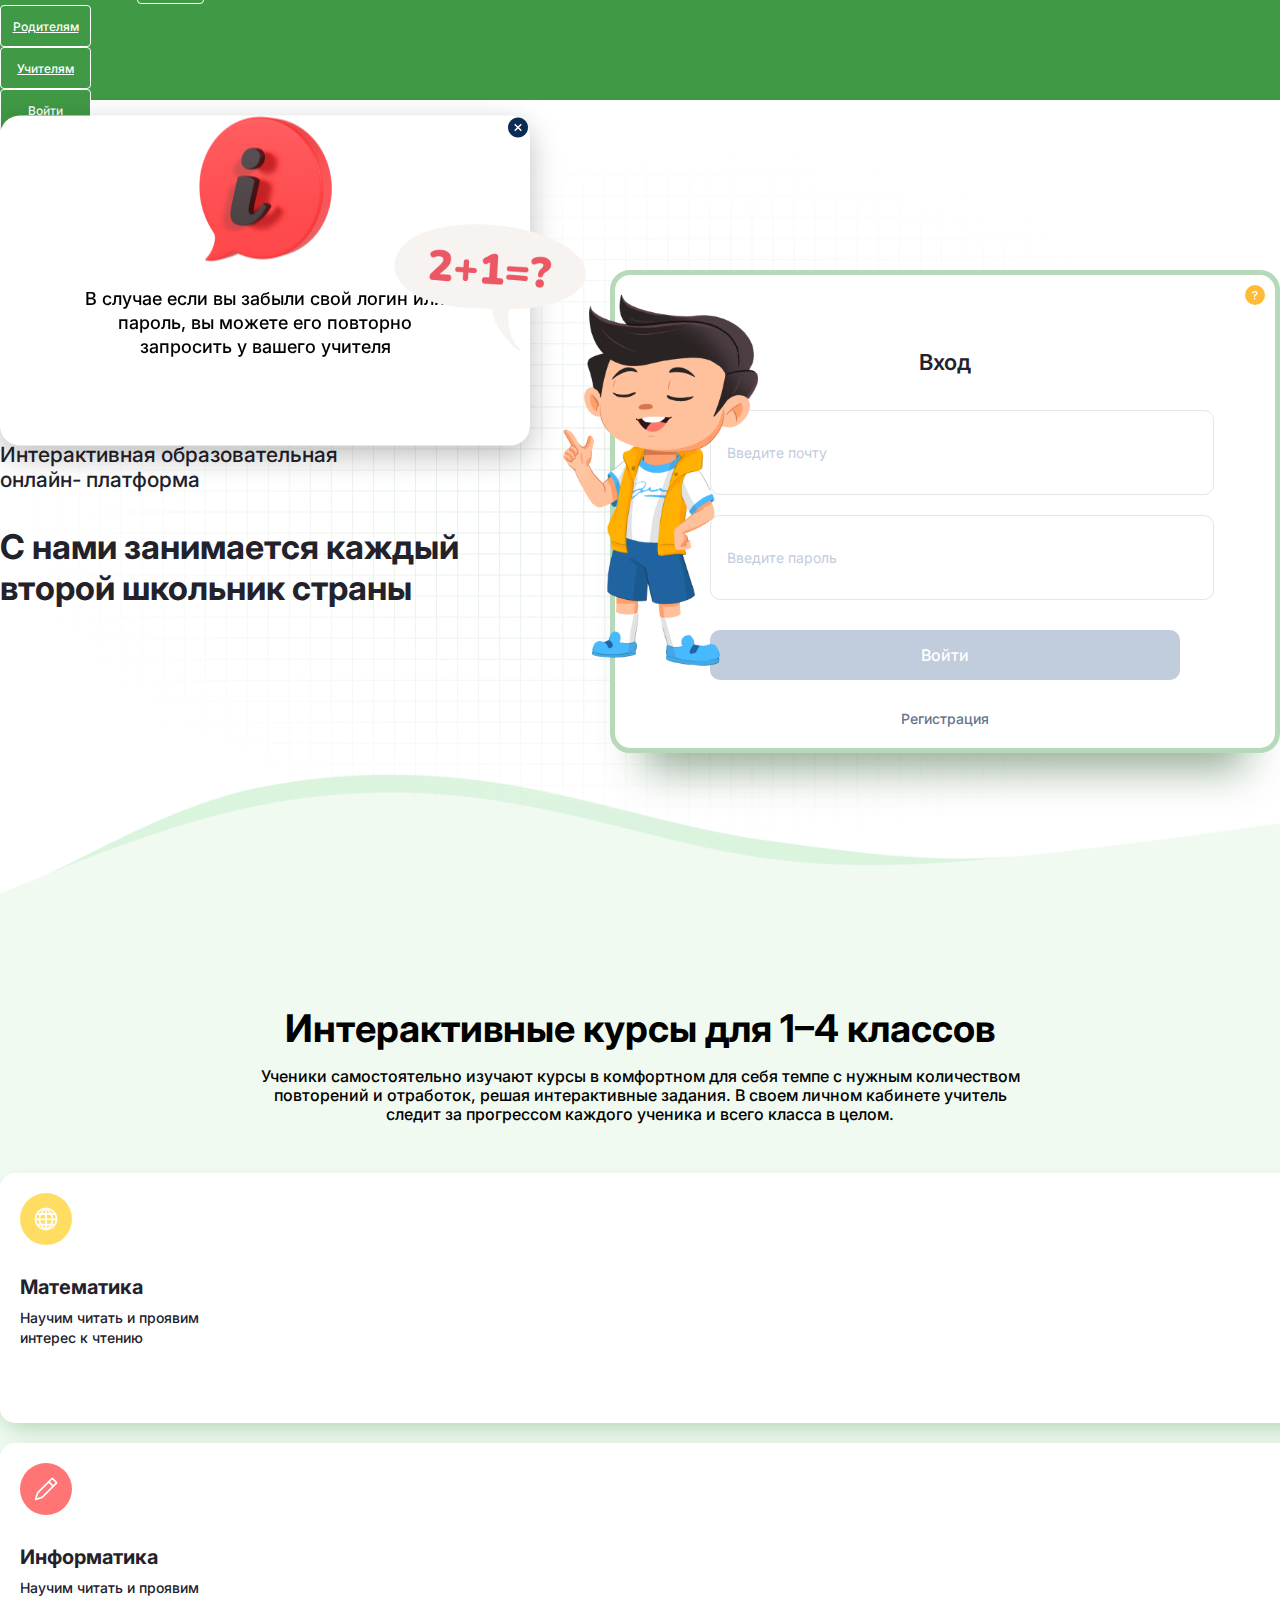
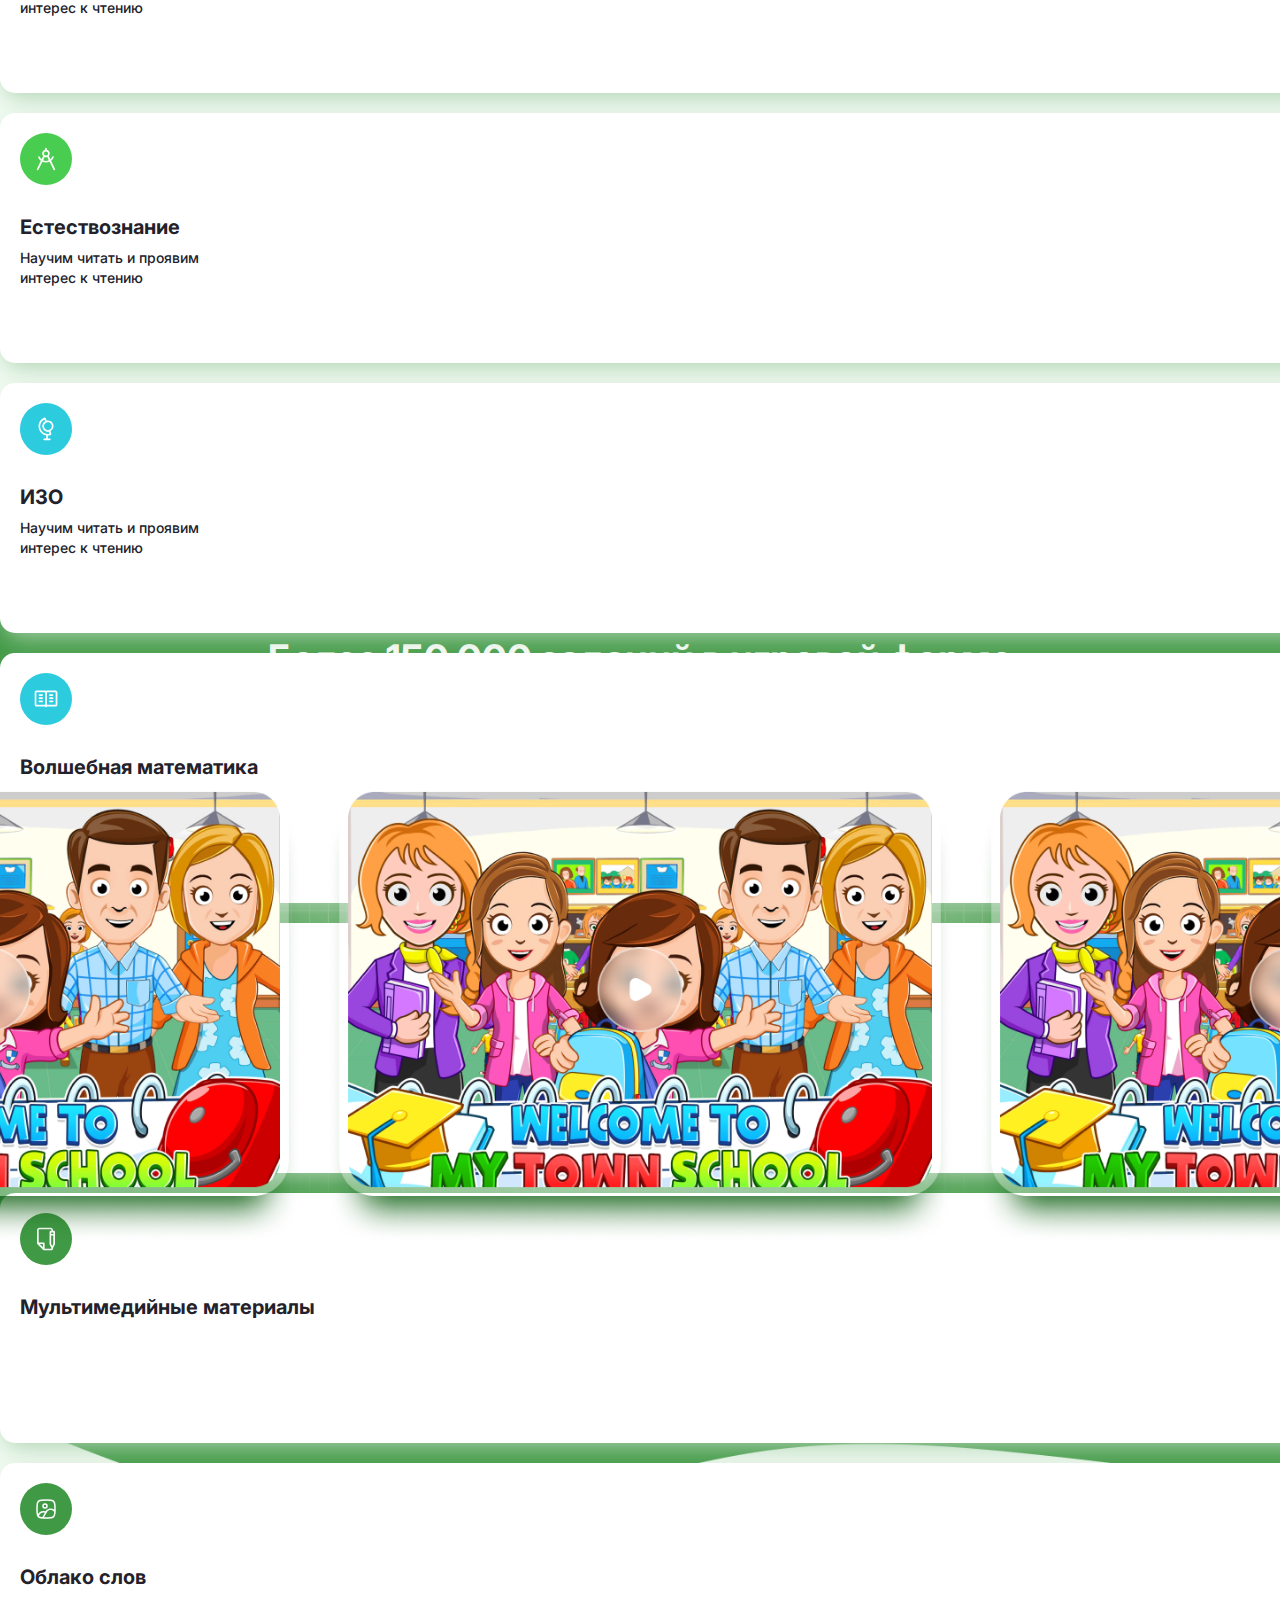
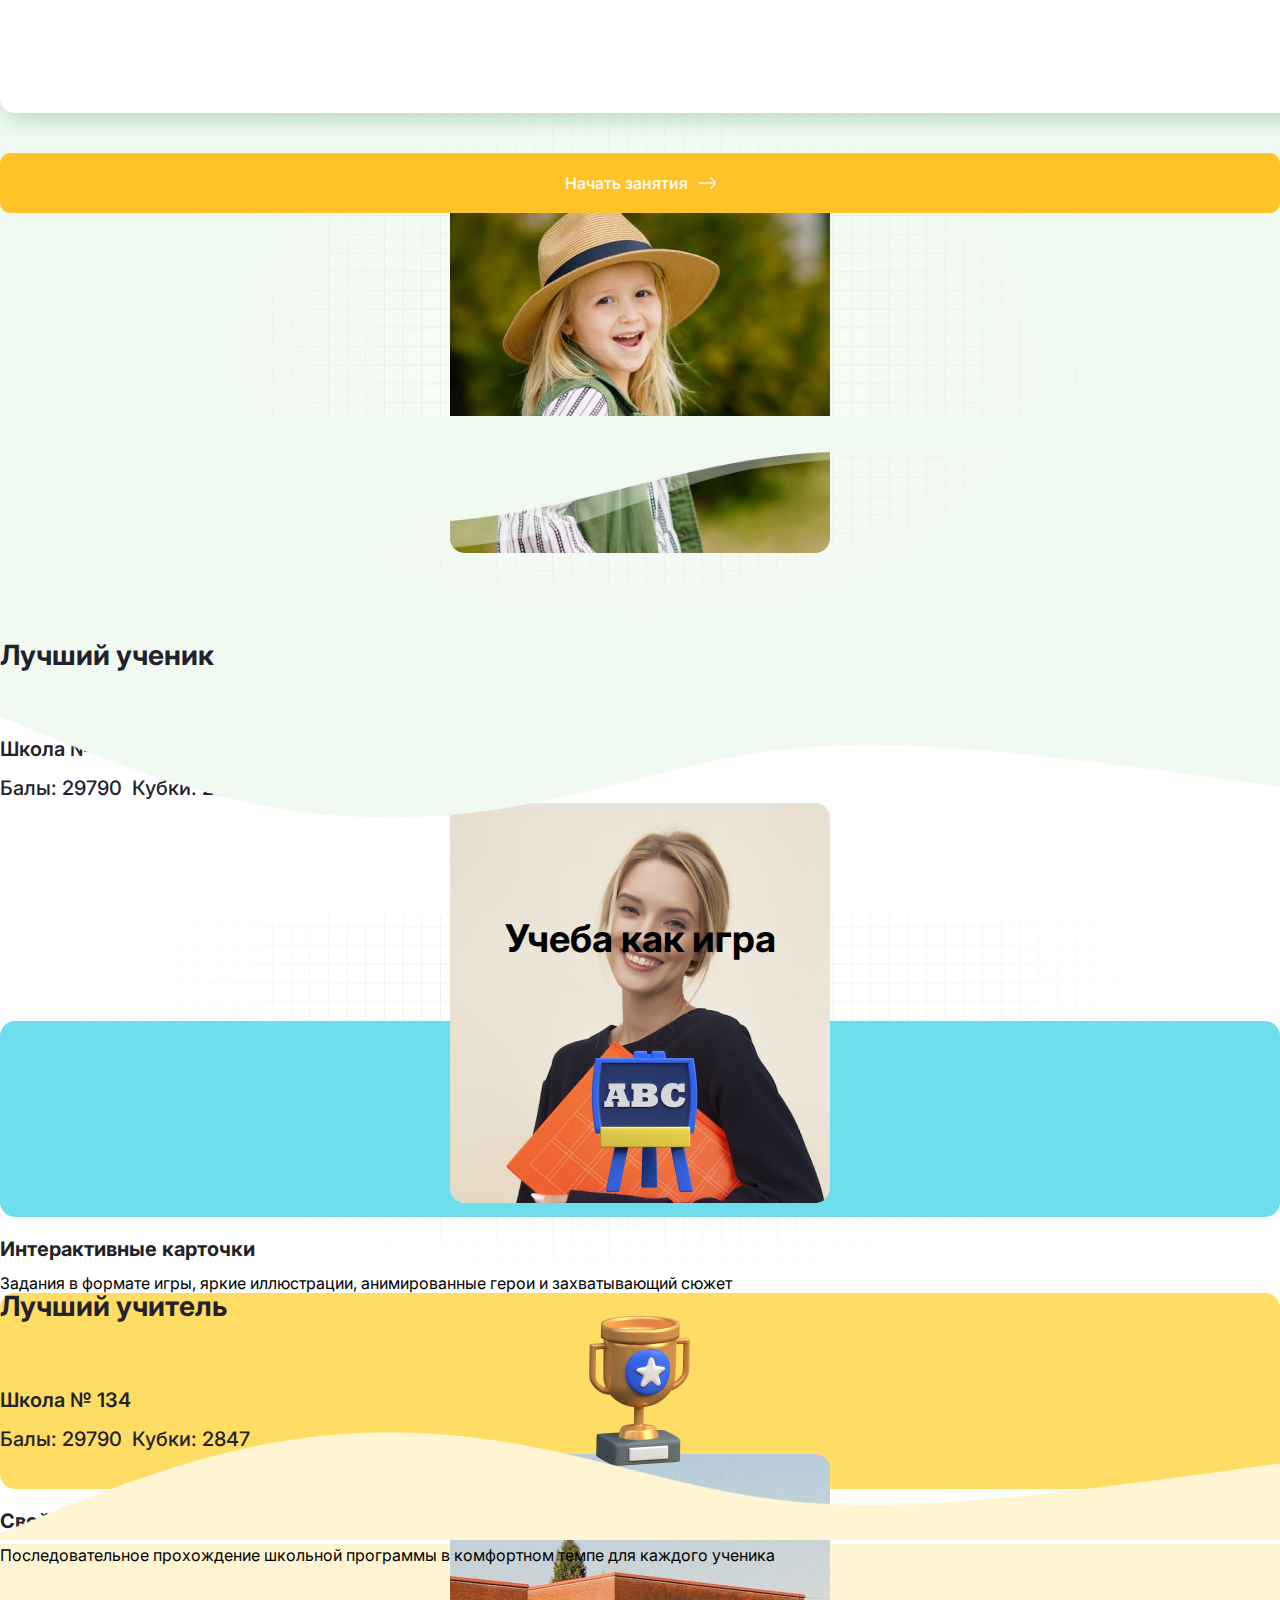
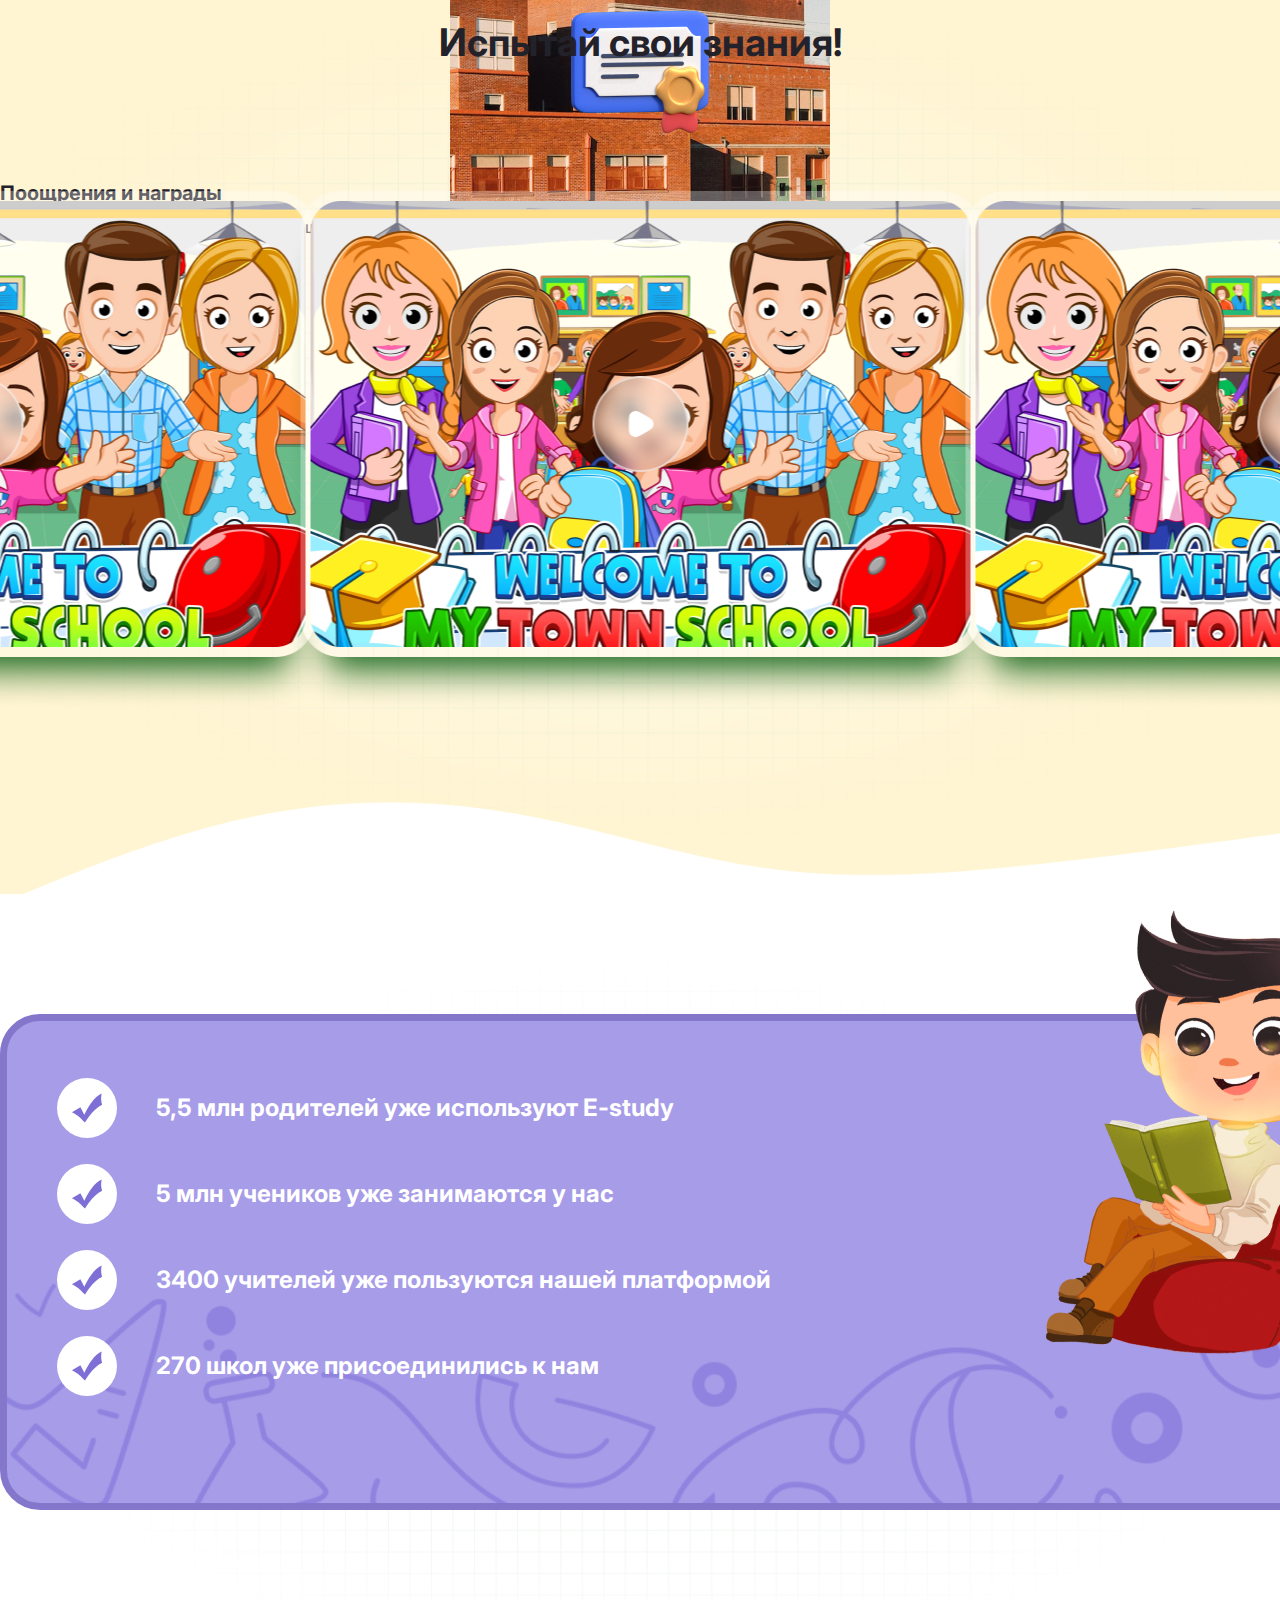
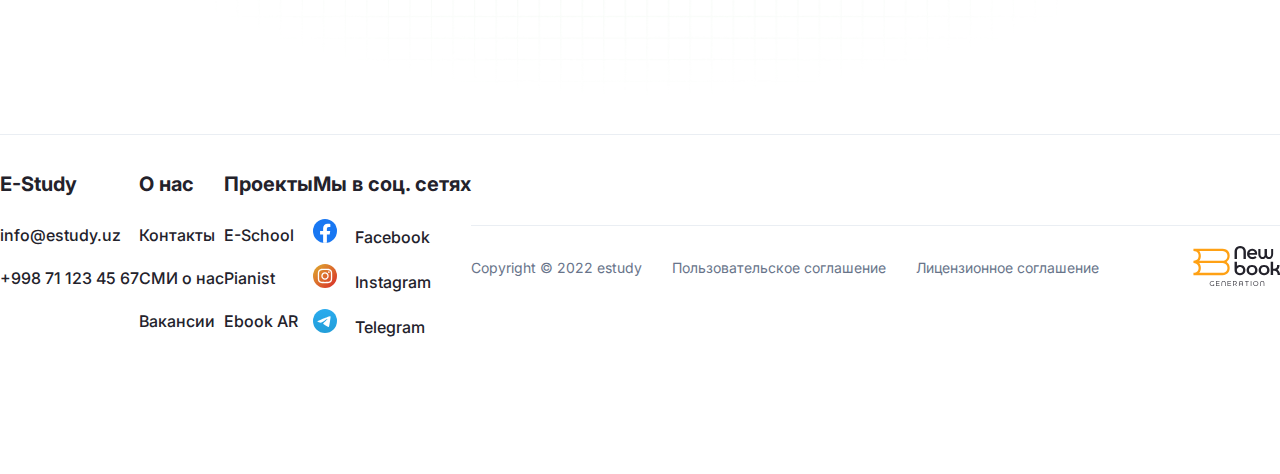
<file: LandingPage/index.html>
<!DOCTYPE html>
<html lang="en">
    <head>
        <meta charset="UTF-8">
        <meta http-equiv="X-UA-Compatible" content="IE=edge">
        <meta name="viewport" content="width=device-width, initial-scale=1.0">
        <link
            href="https://cdn.jsdelivr.net/npm/bootstrap@5.0.2/dist/css/bootstrap.min.css"
            rel="stylesheet"
            integrity="sha384-EVSTQN3/azprG1Anm3QDgpJLIm9Nao0Yz1ztcQTwFspd3yD65VohhpuuCOmLASjC"
            crossorigin="anonymous"
        >
        <link rel="preconnect" href="https://fonts.googleapis.com">
        <link rel="preconnect" href="https://fonts.gstatic.com" crossorigin>
        <link href="https://fonts.googleapis.com/css2?family=Inter:wght@400;500;600;700;900&display=swap" rel="stylesheet">
        <link
            rel="stylesheet"
            href="https://cdnjs.cloudflare.com/ajax/libs/font-awesome/6.3.0/css/all.min.css"
            integrity="sha512-SzlrxWUlpfuzQ+pcUCosxcglQRNAq/DZjVsC0lE40xsADsfeQoEypE+enwcOiGjk/bSuGGKHEyjSoQ1zVisanQ=="
            crossorigin="anonymous"
            referrerpolicy="no-referrer"
        >
        <link href="https://cdn.jsdelivr.net/npm/swiper@8/swiper-bundle.min.css" rel="stylesheet">
        <link rel="stylesheet" href="https://cdn.jsdelivr.net/npm/swiper@8/swiper-bundle.min.css">
        <link href="https://unpkg.com/boxicons@2.1.4/css/boxicons.min.css" rel="stylesheet">
        <link rel="stylesheet" href="index.css">
        <title>Landing Page</title>
    </head>
    <body>
        <nav class="navbar navbar-expand-lg">
            <div class="container-xl container-lg">
                <div class="navbar_left">
                    <a class="navbar-brand" href="#">
                        <img src="../Images/logo.svg" alt="brand">
                    </a>
                    <div class="btn_lang" id="btn_lang">
                        RU
                        <img
                            class="bx bx-chevron-down"
                            src="../Images/Arrow white.svg"
                            id="arrow"
                            alt="arrow"
                        >
                    </div>
                    <div class="dropdown" id="dropdown_lang">
                        <a href="#ru">
                            Русский
                        </a>
                        <a href="#uz">
                            Узбек тили
                        </a>
                        <a href="#en">
                            O`zbek tili
                        </a>
                    </div>
                </div>
                <div class="navbar-nav navbar_right">
                    <a class="nav-link" href="#">Родителям</a>
                    <a class="nav-link" href="#">Учителям</a>
                    <a class="nav-link" href="/Registraion1/index.html">Войти</a>
                </div>
                <div class="humburger_menu">
                    <div class="hamburger">
                        <i class="fa-solid fa-bars menu_icon"></i>
                        <i class="fa-solid fa-x close_icon"></i>
                    </div>
                    <div class="menu">
                        <a class="menuItem" href="#">Родителям</a>
                        <a class="menuItem" href="#">Учителям</a>
                        <a class="menuItem" href="/Registraion1/index.html">Войти</a>
                    </div>
                </div>
            </div>
        </nav>
        <main>
            <section id="login">
                <div class="container-xl container-lg">
                    <div class="header_menu">
                        <div class="left_section">
                            <div class="title">
                                <h1>E-Study</h1>
                                <span>
                                    Интерактивная образовательная
                                    <br>
                                    онлайн- платформа
                                </span>
                                <p>
                                    C нами занимается каждый
                                    <br>
                                    второй школьник страны
                                </p>
                            </div>
                        </div>
                        <div class="middle_section">
                            <img src="../Images/1 класс_Математика 1.svg" alt="pupil">
                        </div>
                        <div class="right_section">
                            <form action="">
                                <div class="modal_svg" data-bs-toggle="modal" data-bs-target="#exampleModal">
                                    <img src="../Images/question_modal.svg" alt="">
                                </div>
                                <div class="form_group">
                                    <div class="form_title">
                                        <h4>Вход</h4>
                                    </div>
                                    <div class="form_control">
                                        <input type="text" placeholder="Введите почту">
                                    </div>
                                    <div class="form_control">
                                        <input type="text" placeholder="Введите пароль">
                                    </div>
                                    <a class="form_btn" href="../LoginPage/index.html">Войти</a>
                                    <a class="form_link" href="/Registraion1/index.html">Регистрация</a>
                                </div>
                            </form>
                        </div>
                    </div>
                </div>
                <div class="bg_image_section"></div>
            </section>
            <section id="course">
                <div class="container-xl container-lg">
                    <div class="course_title">
                        <h1>Интерактивные курсы для 1–4 классов</h1>
                        <p>
                            Ученики самостоятельно изучают курсы в комфортном для себя темпе с нужным количеством
                            <br>
                            повторений и отработок, решая интерактивные задания. В своем личном кабинете учитель
                            <br>
                            следит за прогрессом каждого ученика и всего класса в целом.
                        </p>
                    </div>
                    <div class="row">
                        <div class="col-xl-3 col-lg-4 col-sm-6">
                            <div class="card">
                                <div class="card_img">
                                    <img src="../Images/Frame 34097.svg" alt="">
                                </div>
                                <div class="card_title">
                                    <p>Математика</p>
                                    <span>
                                        Научим читать и проявим
                                        <br>
                                        интерес к чтению
                                    </span>
                                </div>
                            </div>
                        </div>
                        <div class="col-xl-3 col-lg-4 col-sm-6">
                            <div class="card">
                                <div class="card_img">
                                    <img src="../Images/Frame 34097-5.svg" alt="">
                                </div>
                                <div class="card_title">
                                    <p>Информатика</p>
                                    <span>
                                        Научим читать и проявим
                                        <br>
                                        интерес к чтению
                                    </span>
                                </div>
                            </div>
                        </div>
                        <div class="col-xl-3 col-lg-4 col-sm-6">
                            <div class="card">
                                <div class="card_img">
                                    <img src="../Images/Frame 34097-4.svg" alt="">
                                </div>
                                <div class="card_title">
                                    <p>Естествознание</p>
                                    <span>
                                        Научим читать и проявим
                                        <br>
                                        интерес к чтению
                                    </span>
                                </div>
                            </div>
                        </div>
                        <div class="col-xl-3 col-lg-4 col-sm-6">
                            <div class="card">
                                <div class="card_img">
                                    <img src="../Images/Frame 34097-3.svg" alt="">
                                </div>
                                <div class="card_title">
                                    <p>ИЗО</p>
                                    <span>
                                        Научим читать и проявим
                                        <br>
                                        интерес к чтению
                                    </span>
                                </div>
                            </div>
                        </div>
                        <div class="col-xl-3 col-lg-4 col-sm-6">
                            <div class="card">
                                <div class="card_img">
                                    <img src="../Images/Frame 34097-1.svg" alt="">
                                </div>
                                <div class="card_title">
                                    <p>Волшебная математика</p>
                                    <span>
                                        Научим читать и проявим
                                        <br>
                                        интерес к чтению
                                    </span>
                                </div>
                            </div>
                        </div>
                        <div class="col-xl-3 col-lg-4 col-sm-6">
                            <div class="card">
                                <div class="card_img">
                                    <img src="../Images/Frame 34097-2.svg" alt="">
                                </div>
                                <div class="card_title">
                                    <p>Задания от учителя</p>
                                    <span>
                                        Научим читать и проявим
                                        <br>
                                        интерес к чтению
                                    </span>
                                </div>
                            </div>
                        </div>
                        <div class="col-xl-3 col-lg-4 col-sm-6">
                            <div class="card">
                                <div class="card_img">
                                    <img src="../Images/card-1.svg" alt="card-img">
                                </div>
                                <div class="card_title">
                                    <p>Мультимедийные материалы</p>
                                </div>
                            </div>
                        </div>
                        <div class="col-xl-3 col-lg-4 col-sm-6">
                            <div class="card">
                                <div class="card_img">
                                    <img src="../Images/card-2.svg" alt="card-img">
                                </div>
                                <div class="card_title">
                                    <p>Облако слов</p>
                                </div>
                            </div>
                        </div>
                    </div>
                    <div class="cuorse_btn">
                        <button>
                            Начать занятия
                            <img src="../Images/Vector.svg" alt="">
                        </button>
                    </div>
                </div>
                <div class="bg_image_course">
                    <img src="../Images/back1.png" alt="back_bg">
                </div>
            </section>
            <section id="game_carousel">
                <div class="container-fluid">
                    <div class="game_carousel">
                        <div class="carousel_title">
                            <h1>Более 150 000 заданий в игровой форме</h1>
                        </div>
                        <div class="slider__container">
                            <div class="slider__box">
                                <div class="slider__item">
                                    <img src="../Images/video prev.png" alt="">
                                </div>
                                <div class="slider__item">
                                    <img src="../Images/video prev.png" alt="">
                                </div>
                                <div class="slider__item">
                                    <img src="../Images/video prev.png" alt="">
                                </div>
                                <div class="slider__item">
                                    <img src="../Images/video prev.png" alt="">
                                </div>
                                <div class="slider__item">
                                    <img src="../Images/video prev.png" alt="">
                                </div>
                                <div class="slider__item">
                                    <img src="../Images/video prev.png" alt="">
                                </div>
                                <div class="slider__item">
                                    <img src="../Images/video prev.png" alt="">
                                </div>
                            </div>
                            <div class="pagination"></div>
                        </div>
                    </div>
                </div>
            </section>
            <section id="our_pride">
                <div class="our_pride">
                    <img src="../Images/Vector.png" alt="bg_img_carousel">
                </div>
                <div class="container-xl container-lg">
                    <div class="our_pride_title">
                        <h1>Наша гордость</h1>
                    </div>
                    <div class="row">
                        <div class="col-xl-4 col-lg-6">
                            <div class="box">
                                <div class="box_img">
                                    <img src="../Images/Rectangle 11.png" alt="">
                                </div>
                                <div class="box_text">
                                    <h6>Лучший ученик</h6>
                                    <p>Школа № 134</p>
                                    <div class="box_score">
                                        <span>Балы: 29790</span>
                                        <span>Кубки: 2847</span>
                                    </div>
                                </div>
                            </div>
                        </div>
                        <div class="col-xl-4 col-lg-6">
                            <div class="box">
                                <div class="box_img">
                                    <img src="../Images/Rectangle 12-1.png" alt="">
                                </div>
                                <div class="box_text">
                                    <h6>Лучший учитель</h6>
                                    <p>Школа № 134</p>
                                    <div class="box_score">
                                        <span>Балы: 29790</span>
                                        <span>Кубки: 2847</span>
                                    </div>
                                </div>
                            </div>
                        </div>
                        <div class="col-xl-4 col-lg-6">
                            <div class="box">
                                <div class="box_img">
                                    <img src="../Images/Rectangle 12.png" alt="">
                                </div>
                                <div class="box_text">
                                    <h6>Лучшая школа</h6>
                                    <p>Школа № 134</p>
                                    <div class="box_score">
                                        <span>Балы: 29790</span>
                                        <span>Кубки: 2847</span>
                                    </div>
                                </div>
                            </div>
                        </div>
                    </div>
                </div>
            </section>
            <section id="learning_game">
                <div class="learning_game">
                    <img src="../Images/bottom_bg.png" alt="bottom_bg">
                </div>
                <div class="learnig_section">
                    <div class="container-xl container-lg">
                        <div class="our_pride_title">
                            <h1>Учеба как игра</h1>
                        </div>
                        <div class="row">
                            <div class="col-xl-4 col-lg-6">
                                <div class="box">
                                    <div class="box_img1">
                                        <img src="../Images/BlackBoard 1.png" alt="">
                                    </div>
                                    <div class="box_text">
                                        <p>Интерактивные карточки</p>
                                        <span>
                                            Задания в формате игры, яркие иллюстрации,
                                            <br>
                                            анимированные герои и захватывающий сюжет
                                        </span>
                                    </div>
                                </div>
                            </div>
                            <div class="col-xl-4 col-lg-6">
                                <div class="box">
                                    <div class="box_img2">
                                        <img src="../Images/Education Trophy 1.png" alt="">
                                    </div>
                                    <div class="box_text">
                                        <p>Свой ритм обучения</p>
                                        <span>
                                            Последовательное прохождение школьной программы
                                            <br>
                                            в комфортном темпе для каждого ученика
                                        </span>
                                    </div>
                                </div>
                            </div>
                            <div class="col-xl-4 col-lg-6">
                                <div class="box">
                                    <div class="box_img3">
                                        <img src="../Images/Education Certificate 1.png" alt="">
                                    </div>
                                    <div class="box_text">
                                        <p>Поощрения и награды</p>
                                        <span>
                                            Интеллектуальные соревнования повышают интерес к
                                            <br>
                                            предмету и мотивируют продолжать занятия
                                        </span>
                                    </div>
                                </div>
                            </div>
                        </div>
                    </div>
                </div>
            </div>
            </section>
            <section id="slider2">
            <div class="slider_top_image">
                <img src="../Images/bottom_bg2.png" alt="bottom_bg">
            </div>
            <div class="slider_section">
                <div class="container-fluid">
                    <div class="slider_sec">
                        <div class="slider_title">
                            <h1>Испытай свои знания!</h1>
                        </div>
                        <div class="swiper mySwiper">
                            <div class="swiper-wrapper">
                              <div class="swiper-slide">
                                <img src="../Images/video prev.png" alt="">
                              </div>
                              <div class="swiper-slide">
                                 <img src="../Images/video prev.png" alt="">
                              </div>
                              <div class="swiper-slide">
                                 <img src="../Images/video prev.png" alt="">
                              </div>
                              <div class="swiper-slide">
                                 <img src="../Images/video prev.png" alt="">
                              </div>
                              <div class="swiper-slide">
                                 <img src="../Images/video prev.png" alt="">
                              </div>
                              <div class="swiper-slide">
                                 <img src="../Images/video prev.png" alt="">
                              </div>
                              <div class="swiper-slide">
                                 <img src="../Images/video prev.png" alt="">
                              </div>
                              <div class="swiper-slide">
                                 <img src="../Images/video prev.png" alt="">
                              </div>
                              <div class="swiper-slide">
                                 <img src="../Images/video prev.png" alt="">
                              </div>
                            </div>
                            <div class="swiper-pagination"></div>
                          </div>
                    </div>
                </div>
            </div>
            </section>
            <section id="info">
                <div class="info_section_img">
                    <img src="../Images/bottom_bg3.png" alt="bottom_bg3">
                </div>
                <div class="info_section">
                    <div class="container-xl container-fluid">
                        <div class="info_about">
                            <div class="info_lists">
                                <ul>
                                    <li>
                                        <img src="../Images/ic_check.svg" alt="check">
                                        5,5 млн родителей уже используют E-study
                                    </li>
                                    <li>
                                        <img src="../Images/ic_check.svg" alt="check">
                                        5 млн учеников уже занимаются у нас
                                    </li>
                                    <li>
                                        <img src="../Images/ic_check.svg" alt="check">
                                        3400 учителей уже пользуются нашей платформой
                                    </li>
                                    <li>
                                        <img src="../Images/ic_check.svg" alt="check">
                                        270 школ уже присоединились к нам
                                    </li>
                                </ul>
                                <div class="info_right">
                                    <img src="../Images/book_read.png" alt="sloy">
                                </div>
                            </div>
                        </div>
                    </div>
                </div>
            </section>
            <section id="footer">
                <div class="footer_section">
                    <div class="container-xl container-lg">
                        <div class="footer_top">
                            <div class="row">
                                <div class="col-xl-3 col-lg-4 col-sm-6">
                                    <div class="list_foter">
                                        <span>E-Study</span>
                                        <ul>
                                            <li>info@estudy.uz</li>
                                            <li>+998 71 123 45 67</li>
                                        </ul>
                                    </div>
                                </div>
                                <div class="col-xl-3 col-lg-4 col-sm-6">
                                    <div class="list_foter">
                                        <span>О нас</span>
                                        <ul>
                                            <li>Контакты</li>
                                            <li>СМИ о нас</li>
                                            <li>Вакансии</li>
                                        </ul>
                                    </div>
                                </div>
                                <div class="col-xl-3 col-lg-4 col-sm-6">
                                    <div class="list_foter">
                                        <span>Проекты</span>
                                        <ul>
                                            <li>E-School</li>
                                            <li>Pianist</li>
                                            <li>Ebook AR</li>
                                        </ul>
                                    </div>
                                </div>
                                <div class="col-xl-3 col-lg-4 col-sm-6">
                                    <div class="list_foter">
                                        <span>Мы в соц. сетях</span>
                                        <ul>
                                            <li>
                                                <a href="facebook.com">
                                                    <img src="../Images/Facebook.svg" alt="">
                                                    Facebook
                                                </a>
                                            </li>
                                            <li>
                                                <a href="instagram.com">
                                                    <img src="../Images/Instagram.svg" alt="">
                                                    Instagram
                                                </a>
                                            </li>
                                            <li>
                                                <a href="telegram.com">
                                                    <img src="../Images/Telegram.svg" alt="">
                                                    Telegram
                                                </a>
                                            </li>
                                        </ul>
                                    </div>
                                </div>
                            </div>
                        </div>
                        <div class="footer_bottom">
                            <div class="left_footer_bottom">
                                <span>Copyright © 2022 estudy</span>
                                <span>Пользовательское соглашение</span>
                                <span>Лицензионное соглашение</span>
                            </div>
                            <div class="right_footer_bottom">
                                <img src="../Images/brand.svg" alt="brand">
                            </div>
                        </div>
                    </div>
                </div>
            </section>
            <div class="modal" tabindex="-1" id="exampleModal">
                <div class="modal-dialog">
                    <div class="modal-content">
                        <div class="modal-header">
                            <img data-bs-dismiss="modal" src="../Images/close-circle.svg" alt="">
                        </div>
                        <div class="modal-body">
                            <img src="../Images/perspective_matte 2 1.png" alt="">
                            <p>В случае если вы забыли свой
                                логин или пароль, вы можете его повторно
                                запросить у вашего учителя</p>
                        </div>
                        <!-- <div class="modal-footer">
                            <button type="button" class="btn btn-secondary" data-bs-dismiss="modal">Close</button>
                            <button type="button" class="btn btn-primary">Save changes</button>
                        </div> -->
                    </div>
                </div>
            </div>
    </main>
    <script></script>
    <script src="https://cdn.jsdelivr.net/npm/swiper@8/swiper-bundle.min.js"></script>
    <script src="https://cdn.jsdelivr.net/npm/bootstrap@5.0.2/dist/js/bootstrap.bundle.min.js" integrity="sha384-MrcW6ZMFYlzcLA8Nl+NtUVF0sA7MsXsP1UyJoMp4YLEuNSfAP+JcXn/tWtIaxVXM" crossorigin="anonymous"></script>
    <script src="https://cdn.jsdelivr.net/npm/@popperjs/core@2.9.2/dist/umd/popper.min.js" integrity="sha384-IQsoLXl5PILFhosVNubq5LC7Qb9DXgDA9i+tQ8Zj3iwWAwPtgFTxbJ8NT4GN1R8p" crossorigin="anonymous"></script>
    <script src="https://cdn.jsdelivr.net/npm/bootstrap@5.0.2/dist/js/bootstrap.min.js" integrity="sha384-cVKIPhGWiC2Al4u+LWgxfKTRIcfu0JTxR+EQDz/bgldoEyl4H0zUF0QKbrJ0EcQF" crossorigin="anonymous"></script>
    <script src="./index.js"></script>
</body>
</html>
</file>
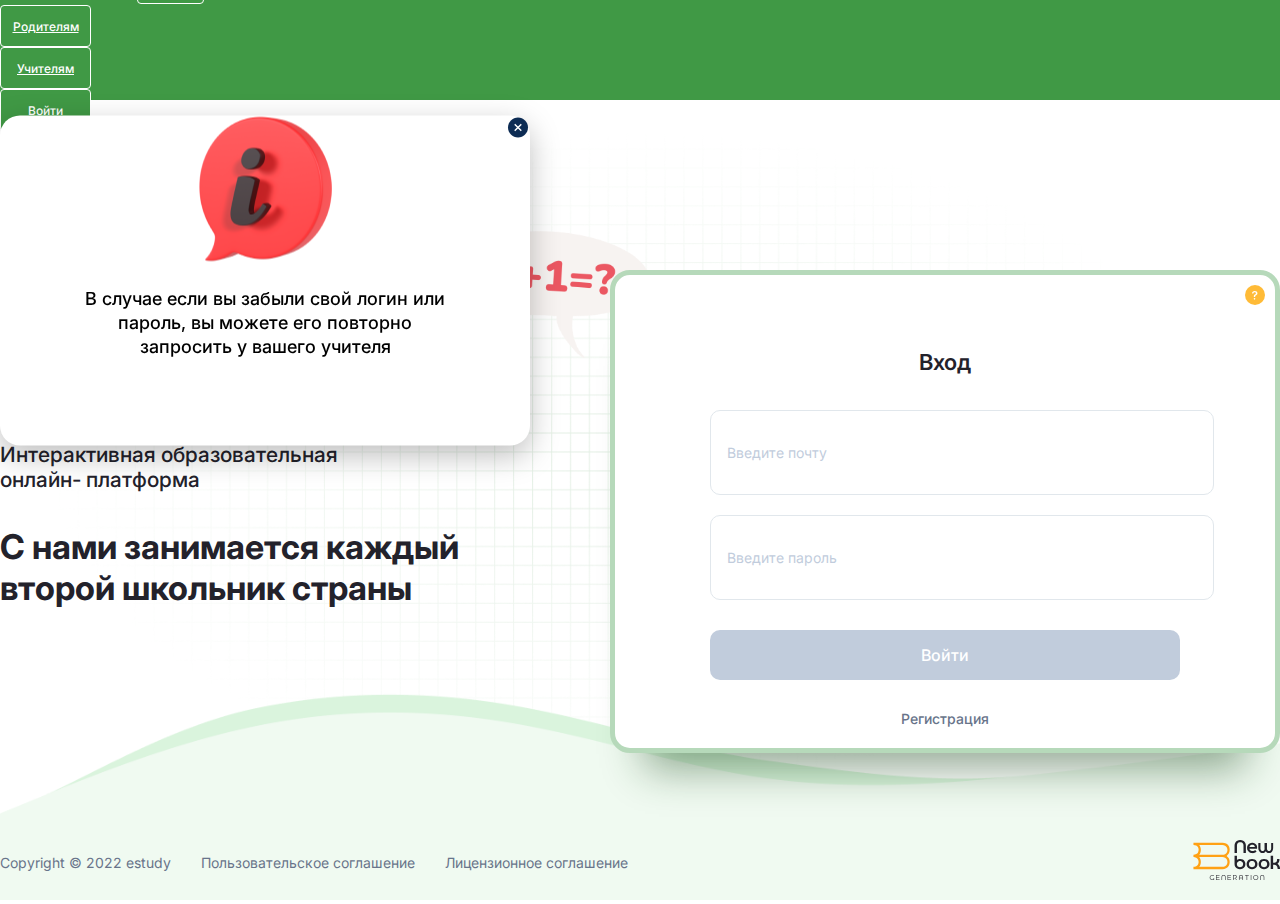
<file: LoginPage/index.html>
<!DOCTYPE html>
<html lang="en">
    <head>
        <meta charset="UTF-8">
        <meta http-equiv="X-UA-Compatible" content="IE=edge">
        <meta name="viewport" content="width=device-width, initial-scale=1.0">
        <link
            href="https://cdn.jsdelivr.net/npm/bootstrap@5.0.2/dist/css/bootstrap.min.css"
            rel="stylesheet"
            integrity="sha384-EVSTQN3/azprG1Anm3QDgpJLIm9Nao0Yz1ztcQTwFspd3yD65VohhpuuCOmLASjC"
            crossorigin="anonymous"
        >
        <link rel="preconnect" href="https://fonts.googleapis.com">
        <link rel="preconnect" href="https://fonts.gstatic.com" crossorigin>
        <link href="https://fonts.googleapis.com/css2?family=Inter:wght@400;500;600;700;900&display=swap" rel="stylesheet">
        <link
            rel="stylesheet"
            href="https://cdnjs.cloudflare.com/ajax/libs/font-awesome/6.3.0/css/all.min.css"
            integrity="sha512-SzlrxWUlpfuzQ+pcUCosxcglQRNAq/DZjVsC0lE40xsADsfeQoEypE+enwcOiGjk/bSuGGKHEyjSoQ1zVisanQ=="
            crossorigin="anonymous"
            referrerpolicy="no-referrer"
        >
        <link href="https://cdn.jsdelivr.net/npm/swiper@8/swiper-bundle.min.css" rel="stylesheet">
        <link rel="stylesheet" href="https://unpkg.com/swiper@8/swiper-bundle.min.css">
        <link rel="stylesheet" href="https://cdn.jsdelivr.net/npm/swiper@8/swiper-bundle.min.css">
        <link href="https://unpkg.com/boxicons@2.1.4/css/boxicons.min.css" rel="stylesheet">
        <link rel="stylesheet" href="./index.css">
        <title>Login Page</title>
    </head>
    <body>
        <nav class="navbar navbar-expand-lg">
            <div class="container-xl container-lg">
                <div class="navbar_left">
                    <a class="navbar-brand" href="../LandingPage/index.html">
                        <img src="../Images/logo.svg" alt="brand">
                    </a>
                    <div class="btn_lang" id="btn_lang">
                        RU
                        <img
                            class="bx bx-chevron-down"
                            src="../Images/Arrow white.svg"
                            id="arrow"
                            alt="arrow"
                        >
                    </div>
                    <div class="dropdown" id="dropdown_lang">
                        <a href="#ru">
                            Русский
                        </a>
                        <a href="#uz">
                            Узбек тили
                        </a>
                        <a href="#en">
                            O`zbek tili
                        </a>
                    </div>
                </div>
                <div class="navbar-nav navbar_right">
                    <a class="nav-link" href="#">Родителям</a>
                    <a class="nav-link" href="#">Учителям</a>
                    <a class="nav-link" href="/Registraion1/index.html">Войти</a>
                </div>
                <div class="humburger_menu">
                    <div class="hamburger">
                        <i class="fa-solid fa-bars menu_icon"></i>
                        <i class="fa-solid fa-x close_icon"></i>
                    </div>
                    <div class="menu">
                        <a class="menuItem" href="#">Родителям</a>
                        <a class="menuItem" href="#">Учителям</a>
                        <a class="menuItem" href="/Registraion1/index.html">Войти</a>
                    </div>
                </div>
            </div>
        </nav>
        <div class="main_login">
            <div class="container-xl container-lg">
                <div class="header_menu">
                    <div class="left_section">
                        <div class="title">
                            <h1>E-Study</h1>
                            <span>
                                Интерактивная образовательная
                                <br>
                                онлайн- платформа
                            </span>
                            <p>
                                C нами занимается каждый
                                <br>
                                второй школьник страны
                            </p>
                        </div>
                    </div>
                    <div class="middle_section">
                        <img src="../Images/1 класс_Математика 1.svg" alt="pupil">
                    </div>
                    <div class="right_section">
                        <form action="">
                            <div class="modal_svg" data-bs-toggle="modal" data-bs-target="#exampleModal">
                                <img src="../Images/question_modal.svg" alt="">
                            </div>
                            
                            <div class="form_group">
                                <div class="form_title">
                                    <h4>Вход</h4>
                                </div>
                                <div class="form_control">
                                    <input type="text" placeholder="Введите почту">
                                </div>
                                <div class="form_control">
                                    <input type="text" placeholder="Введите пароль">
                                </div>
                                <button>Войти</button>
                                <a class="form_link" href="/Registraion1/index.html">Регистрация</a>
                            </div>
                        </form>
                    </div>
                </div>
            </div>
            <div class="bg_image_section"></div>
        </div>
        <section id="footer_login">
            <div class="container-xl container-lg">
                <div class="footer_bottom">
                    <div class="left_footer_bottom">
                        <span>Copyright © 2022 estudy</span>
                        <span>Пользовательское соглашение</span>
                        <span>Лицензионное соглашение</span>
                    </div>
                    <div class="right_footer_bottom">
                        <img src="../Images/brand.svg" alt="brand">
                    </div>
                </div>
            </div>
        </section>
        <!-- form modal -->
        <div class="modal" tabindex="-1" id="exampleModal">
            <div class="modal-dialog">
                <div class="modal-content">
                    <div class="modal-header">
                        <img data-bs-dismiss="modal" src="../Images/close-circle.svg" alt="">
                    </div>
                    <div class="modal-body">
                        <img src="../Images/perspective_matte 2 1.png" alt="">
                        <p>В случае если вы забыли свой
                            логин или пароль, вы можете его повторно
                            запросить у вашего учителя</p>
                    </div>
                    <!-- <div class="modal-footer">
                        <button type="button" class="btn btn-secondary" data-bs-dismiss="modal">Close</button>
                        <button type="button" class="btn btn-primary">Save changes</button>
                    </div> -->
                </div>
            </div>
        </div>
       
        <script>
            const dropdownBtn = document.getElementById("btn_lang");
            const dropdownMenu = document.getElementById("dropdown_lang");
            const toggleArrow = document.getElementById("arrow");
            
            // Toggle dropdown function
            const toggleDropdown = function () {
                dropdownMenu.classList.toggle("show");
                toggleArrow.classList.toggle("arrow");
            };
            
            // Toggle dropdown open/close when dropdown button is clicked
            dropdownBtn.addEventListener("click", function (e) {
                e.stopPropagation();
                toggleDropdown();
            });
            
            // Close dropdown when dom element is clicked
            document.documentElement.addEventListener("click", function () {
                if (dropdownMenu.classList.contains("show")) {
                toggleDropdown();
                }
            });
        </script>
        <script src="https://cdn.jsdelivr.net/npm/bootstrap@5.0.2/dist/js/bootstrap.bundle.min.js" integrity="sha384-MrcW6ZMFYlzcLA8Nl+NtUVF0sA7MsXsP1UyJoMp4YLEuNSfAP+JcXn/tWtIaxVXM" crossorigin="anonymous"></script>
        <script src="https://cdn.jsdelivr.net/npm/@popperjs/core@2.9.2/dist/umd/popper.min.js" integrity="sha384-IQsoLXl5PILFhosVNubq5LC7Qb9DXgDA9i+tQ8Zj3iwWAwPtgFTxbJ8NT4GN1R8p" crossorigin="anonymous"></script>
        <script src="https://cdn.jsdelivr.net/npm/bootstrap@5.0.2/dist/js/bootstrap.min.js" integrity="sha384-cVKIPhGWiC2Al4u+LWgxfKTRIcfu0JTxR+EQDz/bgldoEyl4H0zUF0QKbrJ0EcQF" crossorigin="anonymous"></script>
        <script src="https://cdn.jsdelivr.net/npm/swiper@8/swiper-bundle.min.js"></script>
        <script src="./index.js"></script>
    </body>
</html>
</file>
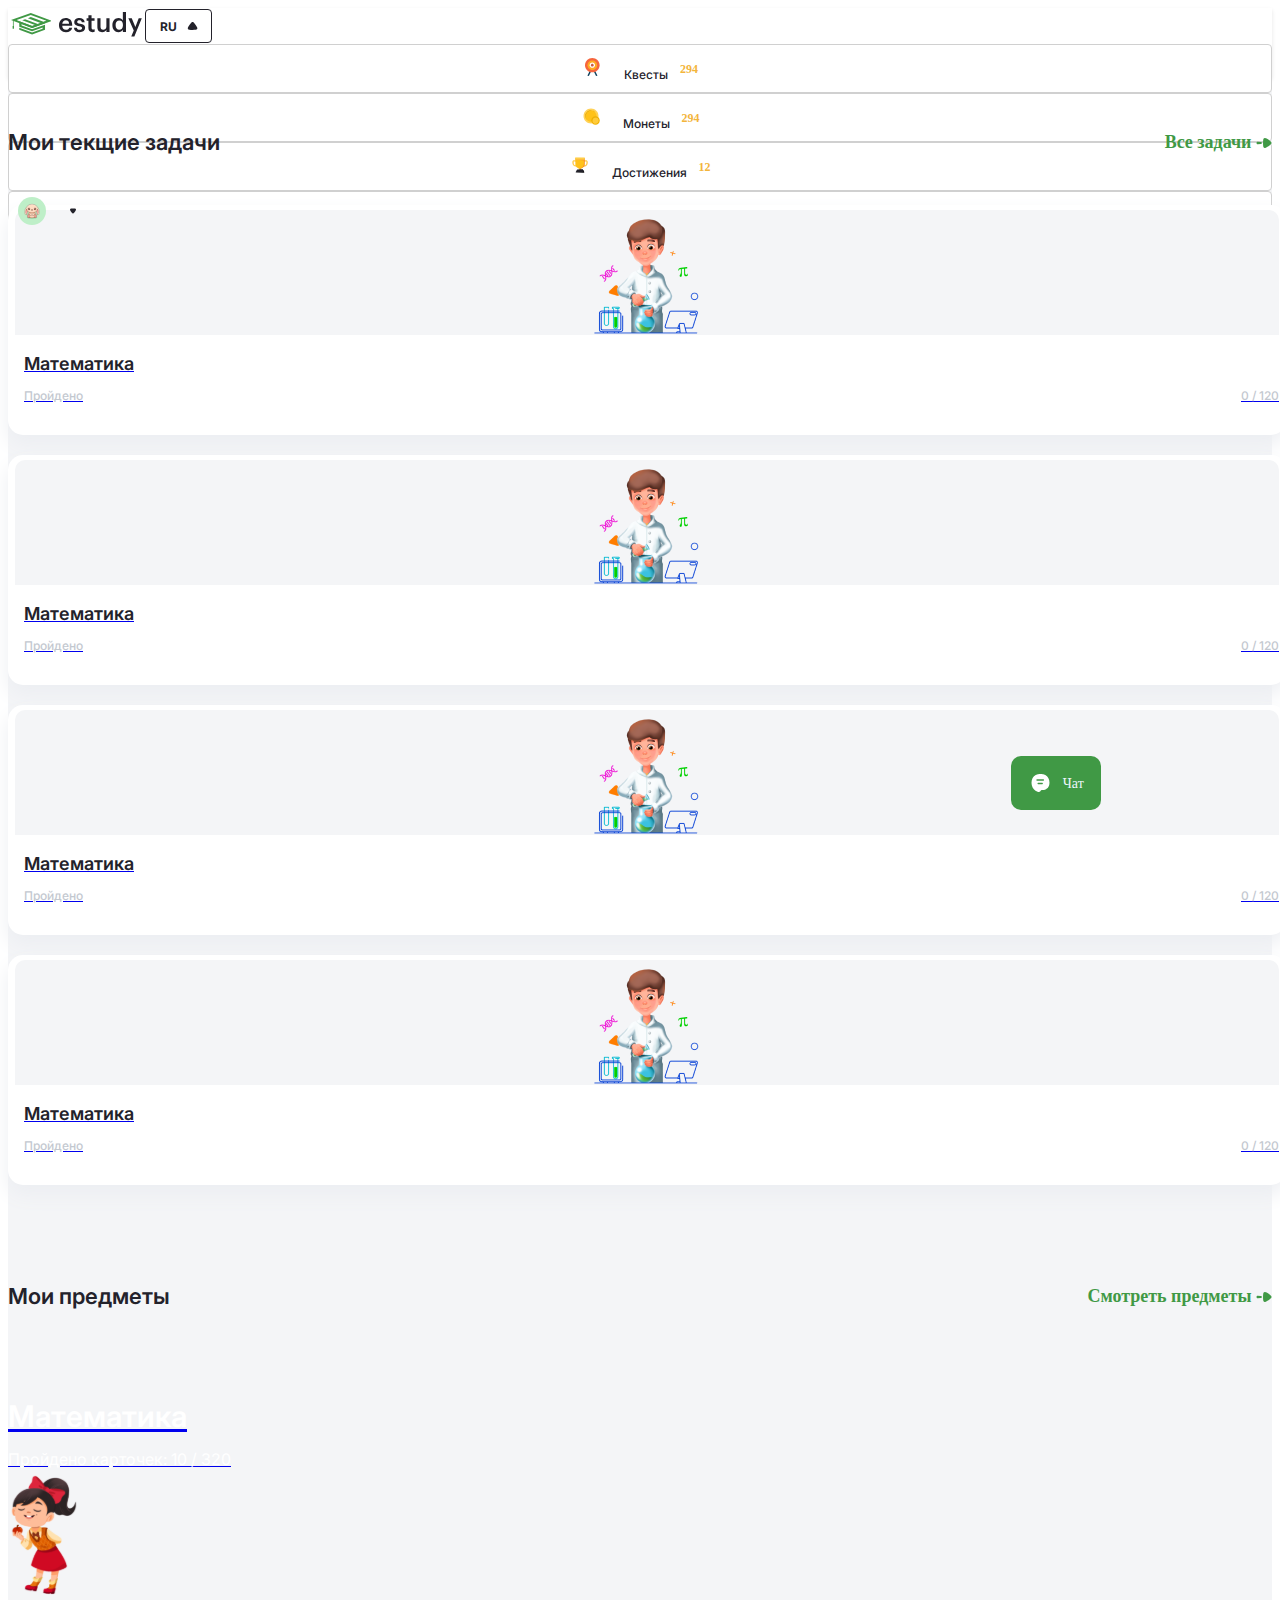
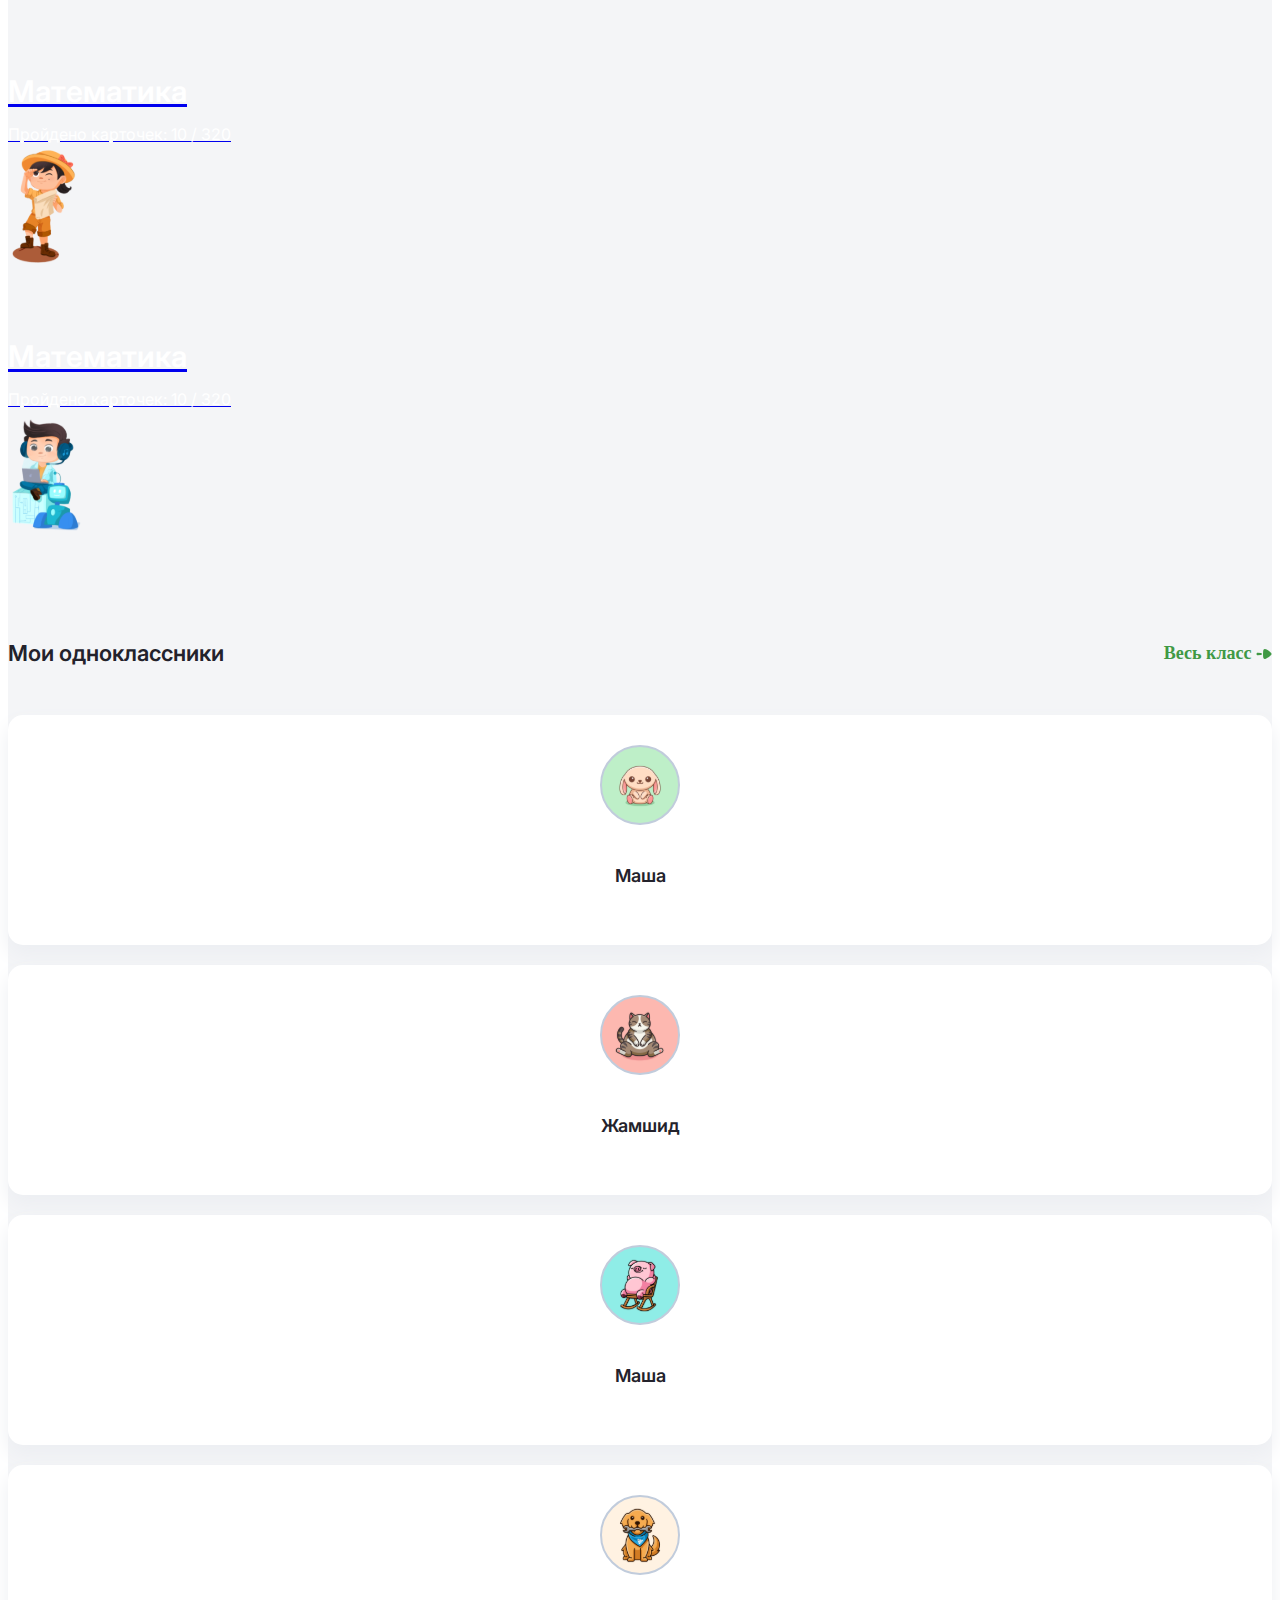
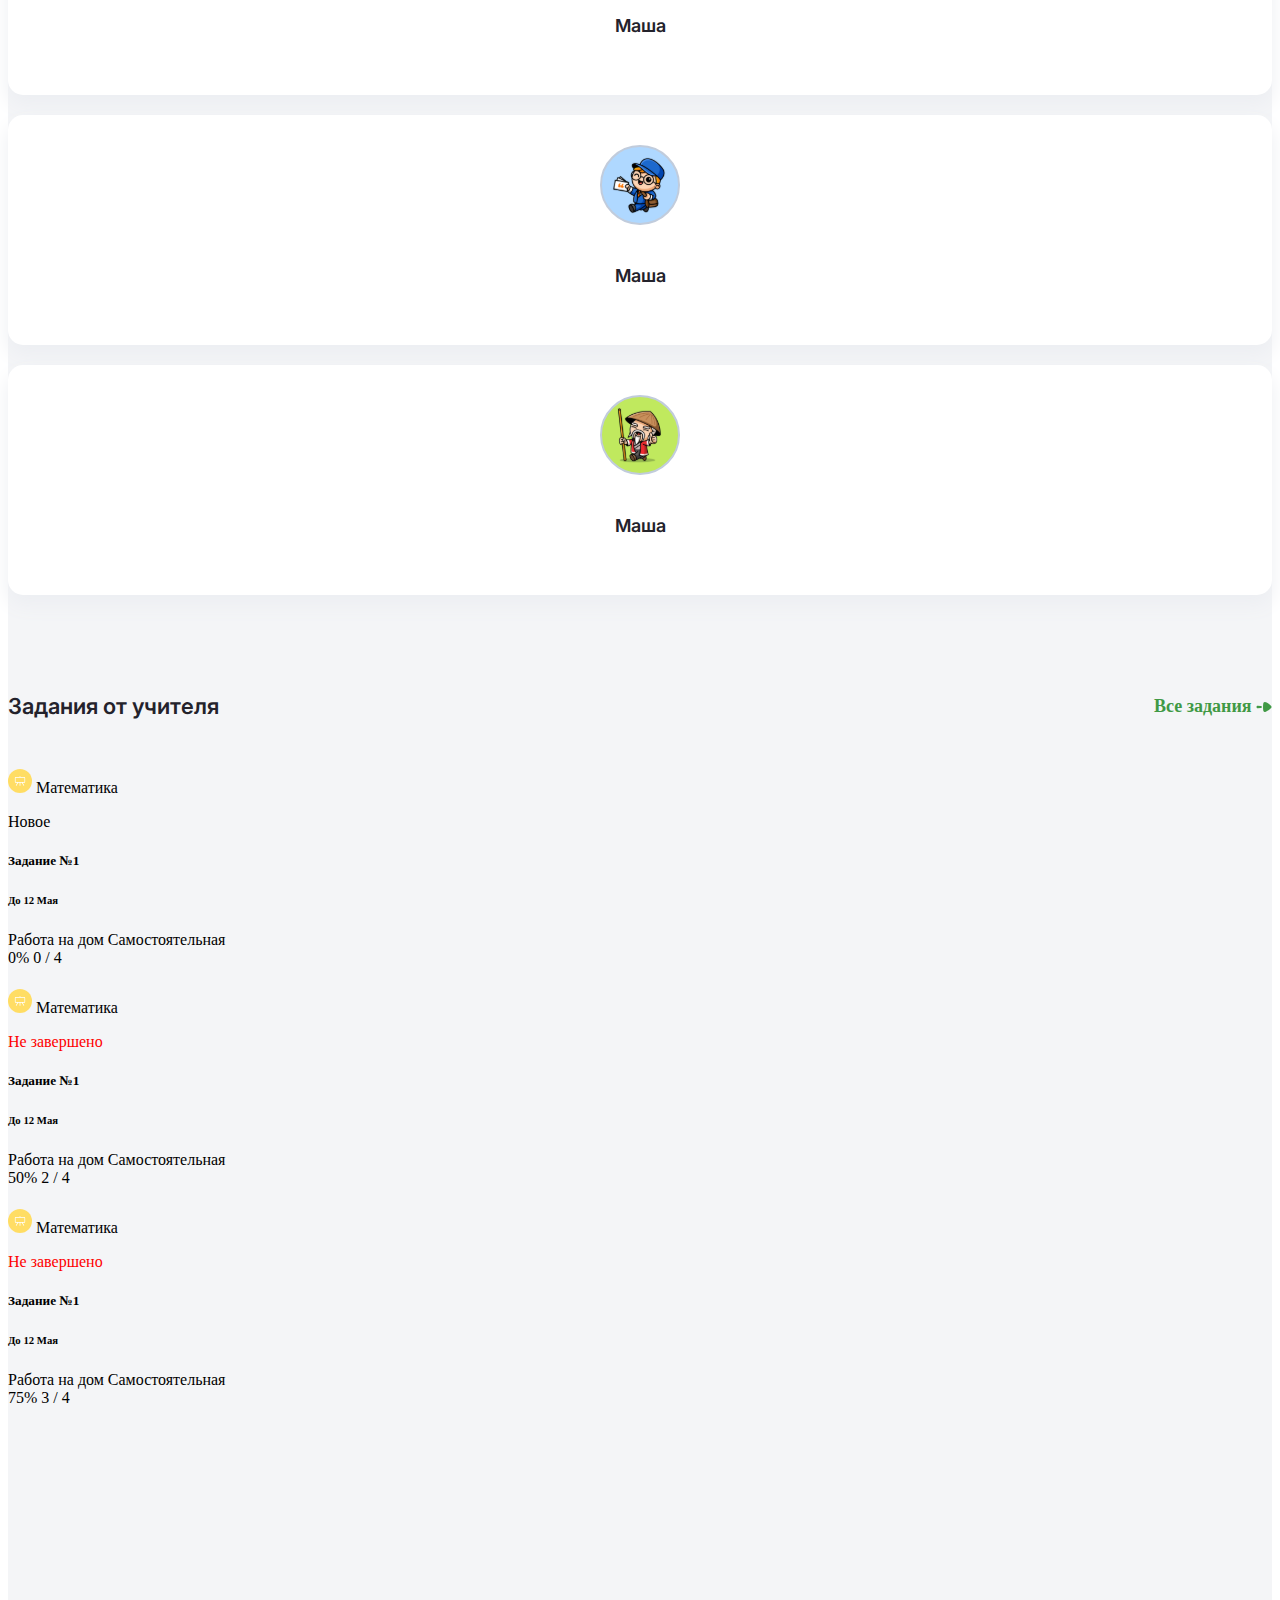
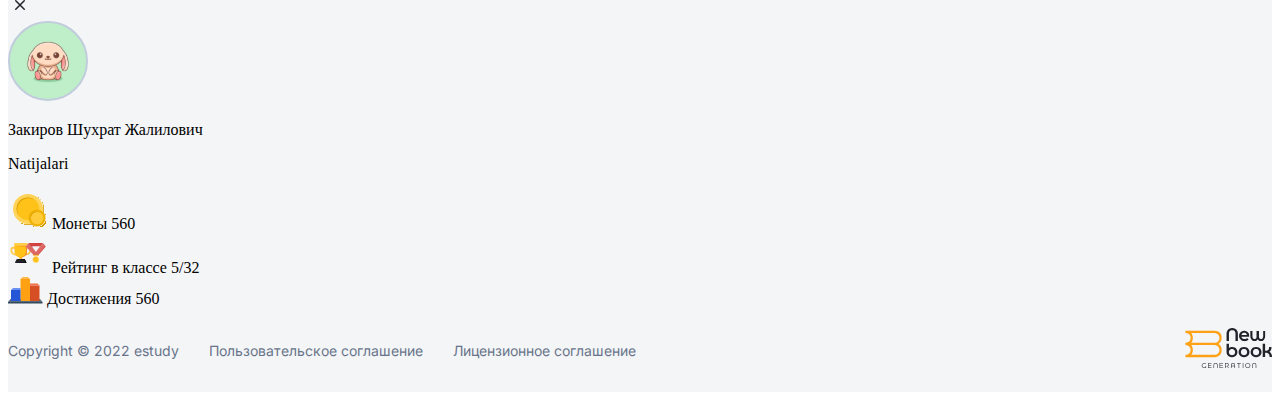
<file: MainPage/index.html>
<!DOCTYPE html>
<html lang="en">
    <head>
        <meta charset="UTF-8">
        <meta http-equiv="X-UA-Compatible" content="IE=edge">
        <meta name="viewport" content="width=device-width, initial-scale=1.0">
        <link
            href="https://cdn.jsdelivr.net/npm/bootstrap@5.0.2/dist/css/bootstrap.min.css"
            rel="stylesheet"
            integrity="sha384-EVSTQN3/azprG1Anm3QDgpJLIm9Nao0Yz1ztcQTwFspd3yD65VohhpuuCOmLASjC"
            crossorigin="anonymous"
        >
        <link rel="preconnect" href="https://fonts.googleapis.com">
        <link rel="preconnect" href="https://fonts.gstatic.com" crossorigin>
        <link href="https://fonts.googleapis.com/css2?family=Inter:wght@400;500;600;700;900&display=swap" rel="stylesheet">
        <link
            rel="stylesheet"
            href="https://cdnjs.cloudflare.com/ajax/libs/font-awesome/6.3.0/css/all.min.css"
            integrity="sha512-SzlrxWUlpfuzQ+pcUCosxcglQRNAq/DZjVsC0lE40xsADsfeQoEypE+enwcOiGjk/bSuGGKHEyjSoQ1zVisanQ=="
            crossorigin="anonymous"
            referrerpolicy="no-referrer"
        >
        <link rel="stylesheet" href="https://unpkg.com/swiper@8/swiper-bundle.min.css">
        <link rel="stylesheet" href="https://cdn.jsdelivr.net/npm/swiper@8/swiper-bundle.min.css">
        <link href="https://unpkg.com/boxicons@2.1.4/css/boxicons.min.css" rel="stylesheet">
        <link rel="stylesheet" href="./index.css">
        <title>Main page</title>
    </head>
    <body>
        <div class="main_page">
            <nav class="navbar navbar-expand-lg navbar_register">
                <div class="container-xl">
                    <div class="navbar_left">
                        <a class="navbar-brand" href="./index.html">
                            <img src="../Images/logo2.svg" alt="brand">
                        </a>
                        <div class="btn_lang" id="btn_lang">
                            RU
                            <!-- <i class="bx bx-chevron-down" id="arrow"></i> -->
                            <img
                                class="bx bx-chevron-down"
                                src="../Images/icon_lang.svg"
                                id="arrow"
                                alt="arrow"
                            >
                        </div>
                        <div class="dropdown" id="dropdown_lang">
                            <a href="#ru">
                                Русский
                            </a>
                            <a href="#uz">
                                Узбек тили
                            </a>
                            <a href="#en">
                                O`zbek tili
                            </a>
                        </div>
                    </div>
                    <div class="navbar-nav navbar_right">
                        <a class="nav_smile" href="#">
                            <span class="icon">
                                <img src="../Images/Frame 2029.svg" alt="">
                            </span>
                            <p>Квесты</p>
                            <span class="number">294</span>
                        </a>
                        <a class="nav_smile" href="#">
                            <span class="icon">
                                <img src="../Images/Frame 34138.svg" alt="">
                            </span>
                            <p>Монеты</p>
                            <span class="number">294</span>
                        </a>
                        <a class="nav_smile" href="#">
                            <span class="icon">
                                <img src="../Images/ic.svg" alt="">
                            </span>
                            <p>Достижения</p>
                            <span class="number">12</span>
                        </a>
                        <div class="profile" id="profile">
                            <img src="../Images/Frame 1.svg" alt="icon_profile">
                            <img
                                class="icon_profile"
                                src="../Images/profile_icon.svg"
                                id="icon_profile"
                                alt="icon_profile"
                            >
                            <div class="dropdown_profile" id="dropdown_profile">
                                <div class="profile_top">
                                    <img src="../Images/Group 1.svg" alt="user_image">
                                    <img src="../Images/Group 47.svg" alt="settings">
                                </div>
                                <div class="profile_title">
                                    <h6>Oscar Hosam</h6>
                                    <span>Школа 161, 2 “А” класс</span>
                                </div>
                                <ul class="profile_items">
                                    <li>
                                        <a href="#">
                                            <img src="../Images/Group 42.svg" alt="">Пригласить друга
                                        </a>
                                    </li>
                                    <li>
                                        <a href="#">
                                            <img src="../Images/Group 41.svg" alt="">Достижения
                                        </a>
                                    </li>
                                    <li>
                                        <a href="#">
                                            <img src="../Images/Group 41-1.svg" alt="">Профиль
                                        </a>
                                    </li>
                                </ul>
                                <ul class="profile_bottom">
                                    <li>
                                        <a href="../LandingPage/index.html">
                                            <img src="../Images/Group 43.svg" alt=""> Выход
                                        </a>
                                    </li>
                                </ul>
                            </div>
                        </a>
                        </div>
                </div>
                <div class="humburger_menu">
                    <div class="hamburger">
                        <i class="fa-solid fa-bars menu_icon"></i>
                        <i class="fa-solid fa-x close_icon"></i>
                    </div>
                    <div class="menu">
                        <a class="menuItem" href="#">Квесты</a>
                        <a class="menuItem" href="#">Монеты</a>
                        <a class="menuItem" href="#">Достижения</a>
                    </div>
                </div>
            </nav>
            <main class="main_page_section">
                <div class="container-xl">
                    <section class="my_task">
                        <div class="title">
                            <h2>Мои текщие задачи</h2>
                            <a href="../AllTask/index.html">Все задачи
                                <img src="../Images/Arrow - Right.svg" alt="icon_right">
                            </a>
                        </div>
                        <div class="my_task_card">
                            <div class="row">
                                <div class="col-xl-3 col-lg-4 col-md-6">
                                    <div class="card_task">
                                        <a href="../AllTask/index.html">
                                            <div class="card_img">
                                                <img src="../Images/химия2.png" alt="">
                                            </div>
                                            <div class="subject_name">
                                                <p>Математика</p>
                                            </div>
                                            <div class="subject_progress">
                                                <div class="progress_title">
                                                    <span>Пройдено</span>
                                                    <span>0 / 120</span>
                                                </div>
                                                <div
                                                    class="progress"
                                                    role="progressbar"
                                                    aria-label="Basic example"
                                                    aria-valuenow="0"
                                                    aria-valuemin="0"
                                                    aria-valuemax="100"
                                                >
                                                    <div class="progress-bar" style="width: 0%"></div>
                                                </div>
                                            </div>
                                        </a>
                                    </div>
                                </div>
                                <div class="col-xl-3 col-lg-4 col-md-6">
                                    <div class="card_task">
                                        <a href="../AllTask/index.html">
                                            <div class="card_img">
                                                <img src="../Images/химия2.png" alt="">
                                            </div>
                                            <div class="subject_name">
                                                <p>Математика</p>
                                            </div>
                                            <div class="subject_progress">
                                                <div class="progress_title">
                                                    <span>Пройдено</span>
                                                    <span>0 / 120</span>
                                                </div>
                                                <div
                                                    class="progress"
                                                    role="progressbar"
                                                    aria-label="Basic example"
                                                    aria-valuenow="0"
                                                    aria-valuemin="0"
                                                    aria-valuemax="100"
                                                >
                                                    <div class="progress-bar" style="width: 25%"></div>
                                                </div>
                                            </div>
                                        </a>
                                    </div>
                                </div>
                                <div class="col-xl-3 col-lg-4 col-md-6">
                                    <div class="card_task">
                                        <a href="../AllTask/index.html">
                                            <div class="card_img">
                                                <img src="../Images/химия2.png" alt="">
                                            </div>
                                            <div class="subject_name">
                                                <p>Математика</p>
                                            </div>
                                            <div class="subject_progress">
                                                <div class="progress_title">
                                                    <span>Пройдено</span>
                                                    <span>0 / 120</span>
                                                </div>
                                                <div
                                                    class="progress"
                                                    role="progressbar"
                                                    aria-label="Basic example"
                                                    aria-valuenow="0"
                                                    aria-valuemin="0"
                                                    aria-valuemax="100"
                                                >
                                                    <div class="progress-bar" style="width: 50%"></div>
                                                </div>
                                            </div>
                                        </a>
                                    </div>
                                </div>
                                <div class="col-xl-3 col-lg-4 col-md-6">
                                    <div class="card_task">
                                        <a href="../AllTask/index.html">
                                            <div class="card_img">
                                                <img src="../Images/химия2.png" alt="">
                                            </div>
                                            <div class="subject_name">
                                                <p>Математика</p>
                                            </div>
                                            <div class="subject_progress">
                                                <div class="progress_title">
                                                    <span>Пройдено</span>
                                                    <span>0 / 120</span>
                                                </div>
                                                <div
                                                    class="progress"
                                                    role="progressbar"
                                                    aria-label="Basic example"
                                                    aria-valuenow="0"
                                                    aria-valuemin="0"
                                                    aria-valuemax="100"
                                                >
                                                    <div class="progress-bar" style="width: 78%"></div>
                                                </div>
                                            </div>
                                        </a>
                                    </div>
                                </div>
                            </div>
                        </div>
                    </section>
                    <section class="my_predmet">
                        <div class="title">
                            <h2>Мои предметы</h2>
                            <a href="../Alltem/index.html">Смотреть предметы
                                <img src="../Images/Arrow - Right.svg" alt="icon_right">
                            </a>
                        </div>
                        <div class="my_predmet_card">
                            <div class="row">
                                <div class="col-xl-4 col-lg-6 col-md-12">
                                    <a href="../Subjects/index.html">
                                        <div class="pedmet_card_1">
                                            <div class="pedmet_card_left">
                                                <h6>Математика</h6>
                                                <p>Пройдено карточек: 10 / 320</p>
                                            </div>
                                            <div class="pedmet_card_right">
                                                <img src="../Images/1 класс_Математика_1.svg" alt="">
                                            </div>
                                        </div>
                                    </a>
                                </div>
                                <div class="col-xl-4 col-lg-6 col-md-12">
                                    <a href="../Subjects/index.html">
                                        <div class="pedmet_card_2">
                                            <div class="pedmet_card_left">
                                                <h6>Математика</h6>
                                                <p>Пройдено карточек: 10 / 320</p>
                                            </div>
                                            <div class="pedmet_card_right">
                                                <img src="../Images/естествознание 1.svg" alt="">
                                            </div>
                                        </div>
                                    </a>
                                </div>
                                <div class="col-xl-4 col-lg-6 col-md-12">
                                    <a href="../Subjects/index.html">
                                        <div class="pedmet_card_3">
                                            <div class="pedmet_card_left">
                                                <h6>Математика</h6>
                                                <p>Пройдено карточек: 10 / 320</p>
                                            </div>
                                            <div class="pedmet_card_right">
                                                <img src="../Images/1 класс_Информатика 2.svg" alt="">
                                            </div>
                                        </div>
                                    </a>
                                </div>
                            </div>
                        </div>
                    </section>
                    <section class="my_classmates">
                        <div class="title">
                            <h2>Мои одноклассники</h2>
                            <a href="../AllClass/index.html">Весь класс
                                <img src="../Images/Arrow - Right.svg" alt="icon_right">
                            </a>
                        </div>
                        <div class="my_classmates_card">
                            <div class="row">
                                <div class="col-xl-2 col-lg-3 col-md-4 col-sm-6">
                                    <div class="card_classmates" data-bs-toggle="modal" data-bs-target="#classmates_modal_1">
                                        <img src="../Images/Ellipse 2334.svg" alt="">
                                        <span>Маша</span>
                                    </div>
                                </div>
                                <div class="col-xl-2 col-lg-3 col-md-4 col-sm-6">
                                    <div class="card_classmates" data-bs-toggle="modal" data-bs-target="#classmates_modal_2">
                                        <img src="../Images/Ellipse 2334-1.svg" alt="">
                                        <span>Жамшид</span>
                                    </div>
                                </div>
                                <div class="col-xl-2 col-lg-3 col-md-4 col-sm-6">
                                    <div class="card_classmates" data-bs-toggle="modal" data-bs-target="#classmates_modal_3">
                                        <img src="../Images/Ellipse 2334-2.svg" alt="">
                                        <span>Маша</span>
                                    </div>
                                </div>
                                <div class="col-xl-2 col-lg-3 col-md-4 col-sm-6">
                                    <div class="card_classmates" data-bs-toggle="modal" data-bs-target="#classmates_modal_4">
                                        <img src="../Images/Ellipse 2334-3.svg" alt="">
                                        <span>Маша</span>
                                    </div>
                                </div>
                                <div class="col-xl-2 col-lg-3 col-md-4 col-sm-6">
                                    <div class="card_classmates" data-bs-toggle="modal" data-bs-target="#classmates_modal_5">
                                        <img src="../Images/Ellipse 2334-4.svg" alt="">
                                        <span>Маша</span>
                                    </div>
                                </div>
                                <div class="col-xl-2 col-lg-3 col-md-4 col-sm-6">
                                    <div class="card_classmates" data-bs-toggle="modal" data-bs-target="#classmates_modal_6">
                                        <img src="../Images/Ellipse 2334-5.svg" alt="">
                                        <span>Маша</span>
                                    </div>
                                </div>
                            </div>
                        </div>
                    </section>
                    <section class="my_teacher_homework">
                        <div class="title">
                            <h2>Задания от учителя</h2>
                            <a href="../AllWork/index.html">Все задания
                                <img src="../Images/Arrow - Right.svg" alt="icon_right">
                            </a>
                        </div>
                        <!-- <div class="homework_text">
                            <p>Новых заданий пока нет</p>
                        </div> -->
                        <div class="row">
                            <div class="col-xl-4">
                                <div class="teach_homework">
                                    <div class="work_top">
                                        <p>
                                            <img src="../Images/work_icon.svg" alt="work_icon">
                                            Математика
                                        </p>
                                        <span>Новое</span>
                                    </div>
                                    <div class="work_body">
                                        <h5>Задание №1</h5>
                                        <h6>До 12 Мая</h6>
                                    </div>
                                    <div class="work_footer">
                                        <div class="work_footer_title">
                                            <span>Работа на дом</span>
                                            <span>Самостоятельная</span>
                                        </div>
                                        <div class="work_footer_progress">
                                            <div class="progress_title">
                                                <span>0%</span>
                                                <span>0 / 4</span>
                                            </div>
                                            <div
                                                class="progress"
                                                role="progressbar"
                                                aria-label="Basic example"
                                                aria-valuenow="0"
                                                aria-valuemin="0"
                                                aria-valuemax="100"
                                            >
                                                <div class="progress-bar" style="width: 0%"></div>
                                            </div>
                                        </div>
                                    </div>
                                </div>
                            </div>
                            <div class="col-xl-4">
                                <div class="teach_homework">
                                    <div class="work_top">
                                        <p>
                                            <img src="../Images/work_icon.svg" alt="work_icon">
                                            Математика
                                        </p>
                                        <span style="color: red;">Не завершено</span>
                                    </div>
                                    <div class="work_body">
                                        <h5>Задание №1</h5>
                                        <h6>До 12 Мая</h6>
                                    </div>
                                    <div class="work_footer">
                                        <div class="work_footer_title">
                                            <span>Работа на дом</span>
                                            <span>Самостоятельная</span>
                                        </div>
                                        <div class="work_footer_progress">
                                            <div class="progress_title">
                                                <span>50%</span>
                                                <span>2 / 4</span>
                                            </div>
                                            <div
                                                class="progress"
                                                role="progressbar"
                                                aria-label="Basic example"
                                                aria-valuenow="0"
                                                aria-valuemin="0"
                                                aria-valuemax="100"
                                            >
                                                <div class="progress-bar" style="width: 50%"></div>
                                            </div>
                                        </div>
                                    </div>
                                </div>
                            </div>
                            <div class="col-xl-4">
                                <div class="teach_homework">
                                    <div class="work_top">
                                        <p>
                                            <img src="../Images/work_icon.svg" alt="work_icon">
                                            Математика
                                        </p>
                                        <span style="color: red;">Не завершено</span>
                                    </div>
                                    <div class="work_body">
                                        <h5>Задание №1</h5>
                                        <h6>До 12 Мая</h6>
                                    </div>
                                    <div class="work_footer">
                                        <div class="work_footer_title">
                                            <span>Работа на дом</span>
                                            <span>Самостоятельная</span>
                                        </div>
                                        <div class="work_footer_progress">
                                            <div class="progress_title">
                                                <span>75%</span>
                                                <span>3 / 4</span>
                                            </div>
                                            <div
                                                class="progress"
                                                role="progressbar"
                                                aria-label="Basic example"
                                                aria-valuenow="0"
                                                aria-valuemin="0"
                                                aria-valuemax="100"
                                            >
                                                <div class="progress-bar" style="width: 75%"></div>
                                            </div>
                                        </div>
                                    </div>
                                </div>
                            </div>
                        </div>
                        <a href="#" class="info">
                            <img src="../Images/Message - 4.svg" alt="">
                            Чат
                        </a>
                    </section>
                </div>
                <div
                    class="modal fade"
                    id="classmates_modal_1"
                    tabindex="-1"
                    aria-labelledby="exampleModalLabel"
                    aria-hidden="true"
                >
                    <div class="modal-dialog ">
                        <div class="modal-content modal_classmates">
                            <div class="close_icon_modal">
                                <img src="../Images/add.svg" data-bs-dismiss="modal"
                                aria-label="Close" alt="">
                            </div>
                            <div class="modal-body">
                                <div class="modal_title">
                                    <img src="../Images/Ellipse 2334.svg" alt="">
                                    <p>Закиров Шухрат Жалилович</p>
                                </div>
                                <div class="modal_body">
                                    <div class="modal_body_title">
                                        <p>Natijalari</p>
                                    </div>
                                    <div class="modal_body_block">
                                         <img src="../Images/modal2.svg" alt="">
                                         Монеты
                                         <span>560</span>
                                    </div>
                                    <div class="modal_body_block">
                                         <img src="../Images/modal1.svg" alt="">
                                         Рейтинг в классе
                                         <span>5/32</span>
                                    </div>
                                    
                                    <div class="modal_body_block">
                                         <img src="../Images/Group 34127.svg" alt="">
                                         Достижения
                                         <span>560</span>
                                    </div>
                                </div>
                            </div>
                        </div>
                    </div>
                </div>
            </main>
            <section id="footer">
                <div class="container-xl">
                    <div class="footer_bottom">
                        <div class="left_footer_bottom">
                            <span>Copyright © 2022 estudy</span>
                            <span>Пользовательское соглашение</span>
                            <span>Лицензионное соглашение</span>
                        </div>
                        <div class="right_footer_bottom">
                            <img src="../Images/brand.svg" alt="brand">
                        </div>
                    </div>
                </div>
            </section>
        </div>
        <script src="https://cdn.jsdelivr.net/npm/swiper@8/swiper-bundle.min.js"></script>
        <script src="https://cdn.jsdelivr.net/npm/bootstrap@5.0.2/dist/js/bootstrap.bundle.min.js" integrity="sha384-MrcW6ZMFYlzcLA8Nl+NtUVF0sA7MsXsP1UyJoMp4YLEuNSfAP+JcXn/tWtIaxVXM" crossorigin="anonymous"></script>
        <script src="https://cdn.jsdelivr.net/npm/@popperjs/core@2.9.2/dist/umd/popper.min.js" integrity="sha384-IQsoLXl5PILFhosVNubq5LC7Qb9DXgDA9i+tQ8Zj3iwWAwPtgFTxbJ8NT4GN1R8p" crossorigin="anonymous"></script>
        <script src="https://cdn.jsdelivr.net/npm/bootstrap@5.0.2/dist/js/bootstrap.min.js" integrity="sha384-cVKIPhGWiC2Al4u+LWgxfKTRIcfu0JTxR+EQDz/bgldoEyl4H0zUF0QKbrJ0EcQF" crossorigin="anonymous"></script>
        <script src="./index.js"></script>
    </body>
</html>
</file>
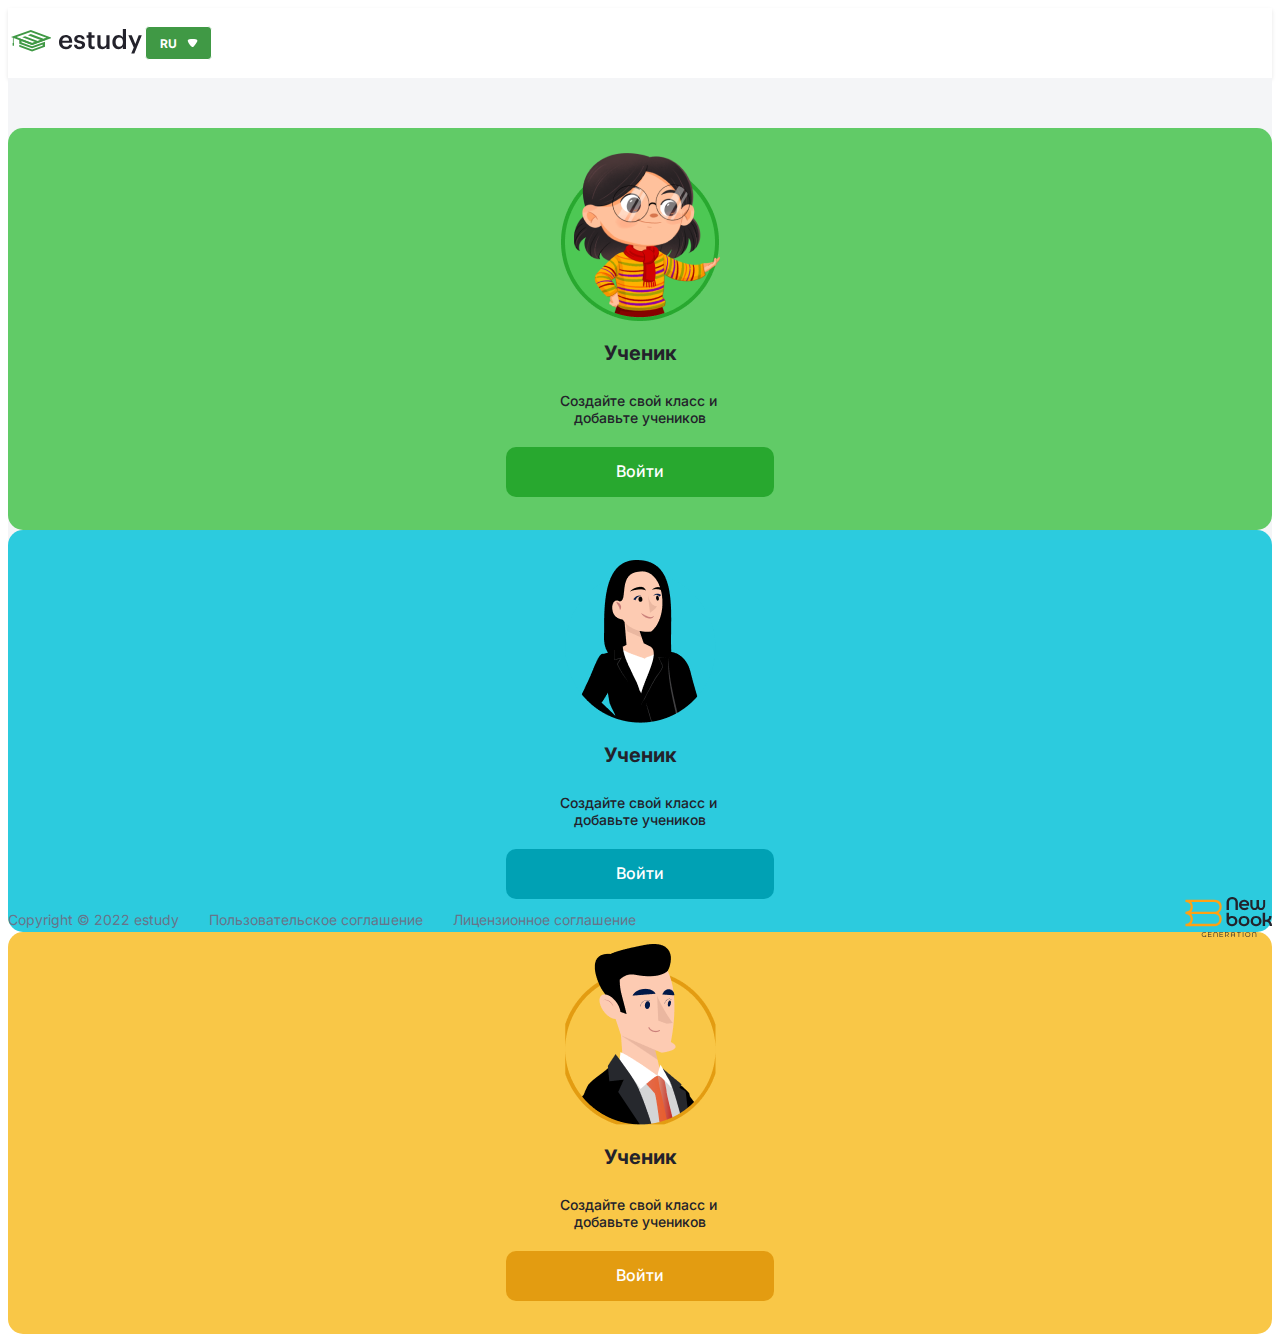
<file: Registraion1/index.html>
<!DOCTYPE html>
<html lang="en">
    <head>
        <meta charset="UTF-8">
        <meta http-equiv="X-UA-Compatible" content="IE=edge">
        <meta name="viewport" content="width=device-width, initial-scale=1.0">
        <link
            href="https://cdn.jsdelivr.net/npm/bootstrap@5.0.2/dist/css/bootstrap.min.css"
            rel="stylesheet"
            integrity="sha384-EVSTQN3/azprG1Anm3QDgpJLIm9Nao0Yz1ztcQTwFspd3yD65VohhpuuCOmLASjC"
            crossorigin="anonymous"
        >
        <link rel="preconnect" href="https://fonts.googleapis.com">
        <link rel="preconnect" href="https://fonts.gstatic.com" crossorigin>
        <link href="https://fonts.googleapis.com/css2?family=Inter:wght@400;500;600;700;900&display=swap" rel="stylesheet">
        <link
            rel="stylesheet"
            href="https://cdnjs.cloudflare.com/ajax/libs/font-awesome/6.3.0/css/all.min.css"
            integrity="sha512-SzlrxWUlpfuzQ+pcUCosxcglQRNAq/DZjVsC0lE40xsADsfeQoEypE+enwcOiGjk/bSuGGKHEyjSoQ1zVisanQ=="
            crossorigin="anonymous"
            referrerpolicy="no-referrer"
        >
        <link rel="stylesheet" href="https://unpkg.com/swiper@8/swiper-bundle.min.css">
        <link rel="stylesheet" href="https://cdn.jsdelivr.net/npm/swiper@8/swiper-bundle.min.css">
        <link href="https://unpkg.com/boxicons@2.1.4/css/boxicons.min.css" rel="stylesheet">
        <link rel="stylesheet" href="./index.css">
        <title>Registeration step 1</title>
    </head>
    <body>
        <nav class="navbar navbar-expand-lg navbar_register">
            <div class="container-xl container-lg">
                <div class="navbar_left">
                    <a class="navbar-brand" href="/LandingPage/index.html">
                        <img src="../Images/logo2.svg" alt="brand">
                    </a>
                    <div class="btn_lang" id="btn_lang">
                        RU
                        <!-- <i class="bx bx-chevron-down" id="arrow"></i> -->
                        <img
                            class="bx bx-chevron-down"
                            src="../Images/Arrow white.svg"
                            id="arrow"
                            alt="arrow"
                        >
                    </div>
                    <div class="dropdown" id="dropdown_lang">
                        <a href="#ru">
                            Русский
                        </a>
                        <a href="#uz">
                            Узбек тили
                        </a>
                        <a href="#en">
                            O`zbek tili
                        </a>
                    </div>
                </div>
            </div>
        </nav>
        <main class="main_registration">
            <div class="container-xl container-lg">
                <div class="row">
                    <div class="col-xl-4 col-md-6">
                        <div  class="card_registration1">
                            <div class="regis_image">
                                <img src="../Images/Frame 34109.png" alt="resgis_img">
                            </div>
                            <div class="register_block">
                                <div class="regis_name">
                                    <h4>Ученик</h4>
                                </div>
                                <div class="regis_title">
                                    <p>Создайте свой класс и <br>
                                        добавьте учеников</p>
                                </div>
                                <div class="regis_btn1">
                                    <a href="/Registration2/index.html">Войти</a>
                                </div>
                            </div>
                        </div>
                    </div>
                    <div class="col-xl-4 col-md-6">
                        <div  href="/Registration2/index.html" class="card_registration2">
                            <div class="regis_image">
                                <img src="../Images/Layer_1-2-2.png" alt="resgis_img">
                            </div>
                            <div class="register_block">
                                <div class="regis_name">
                                    <h4>Ученик</h4>
                                </div>
                                <div class="regis_title">
                                    <p>Создайте свой класс и <br> 
                                        добавьте учеников</p>
                                </div>
                                <div class="regis_btn2">
                                    <a href="/Registration2/index.html">Войти</a>
                                </div>
                            </div>
                        </div>
                    </div>
                    <div class="col-xl-4 col-md-6">
                        <div  class="card_registration3">
                            <div class="regis_image">
                                <img src="../Images/Frame 34165.png" alt="resgis_img">
                            </div>
                            <div class="register_block">
                                <div class="regis_name">
                                    <h4>Ученик</h4>
                                </div>
                                <div class="regis_title">
                                    <p>Создайте свой класс и <br>
                                        добавьте учеников</p>
                                </div>
                                <div class="regis_btn3">
                                    <a href="/Registration2/index.html">Войти</a>
                                </div>
                            </div>
                        </div>
                    </div>
                </div>
            </div>
        </main>


        <section id="footer">
                <div class="container-xl container-lg container-md container-sm">
                    <div class="footer_bottom">
                        <div class="left_footer_bottom">
                            <span>Copyright © 2022 estudy</span>
                            <span>Пользовательское соглашение</span>
                            <span>Лицензионное соглашение</span>
                        </div>
                        <div class="right_footer_bottom">
                            <img src="../Images/brand.svg" alt="brand">
                        </div>
                    </div>
                </div>
        </section>
        <script>
            const dropdownBtn = document.getElementById("btn_lang");
            const dropdownMenu = document.getElementById("dropdown_lang");
            const toggleArrow = document.getElementById("arrow");
            
            // Toggle dropdown function
            const toggleDropdown = function () {
                dropdownMenu.classList.toggle("show");
                toggleArrow.classList.toggle("arrow");
            };
            
            // Toggle dropdown open/close when dropdown button is clicked
            dropdownBtn.addEventListener("click", function (e) {
                e.stopPropagation();
                toggleDropdown();
            });
            
            // Close dropdown when dom element is clicked
            document.documentElement.addEventListener("click", function () {
                if (dropdownMenu.classList.contains("show")) {
                toggleDropdown();
                }
            });
        </script>
        <script src="https://cdn.jsdelivr.net/npm/swiper@8/swiper-bundle.min.js"></script>
        <script src="https://cdn.jsdelivr.net/npm/bootstrap@5.0.2/dist/js/bootstrap.bundle.min.js" integrity="sha384-MrcW6ZMFYlzcLA8Nl+NtUVF0sA7MsXsP1UyJoMp4YLEuNSfAP+JcXn/tWtIaxVXM" crossorigin="anonymous"></script>
        <script src="https://cdn.jsdelivr.net/npm/@popperjs/core@2.9.2/dist/umd/popper.min.js" integrity="sha384-IQsoLXl5PILFhosVNubq5LC7Qb9DXgDA9i+tQ8Zj3iwWAwPtgFTxbJ8NT4GN1R8p" crossorigin="anonymous"></script>
        <script src="https://cdn.jsdelivr.net/npm/bootstrap@5.0.2/dist/js/bootstrap.min.js" integrity="sha384-cVKIPhGWiC2Al4u+LWgxfKTRIcfu0JTxR+EQDz/bgldoEyl4H0zUF0QKbrJ0EcQF" crossorigin="anonymous"></script>
    </body>
</html>
</file>
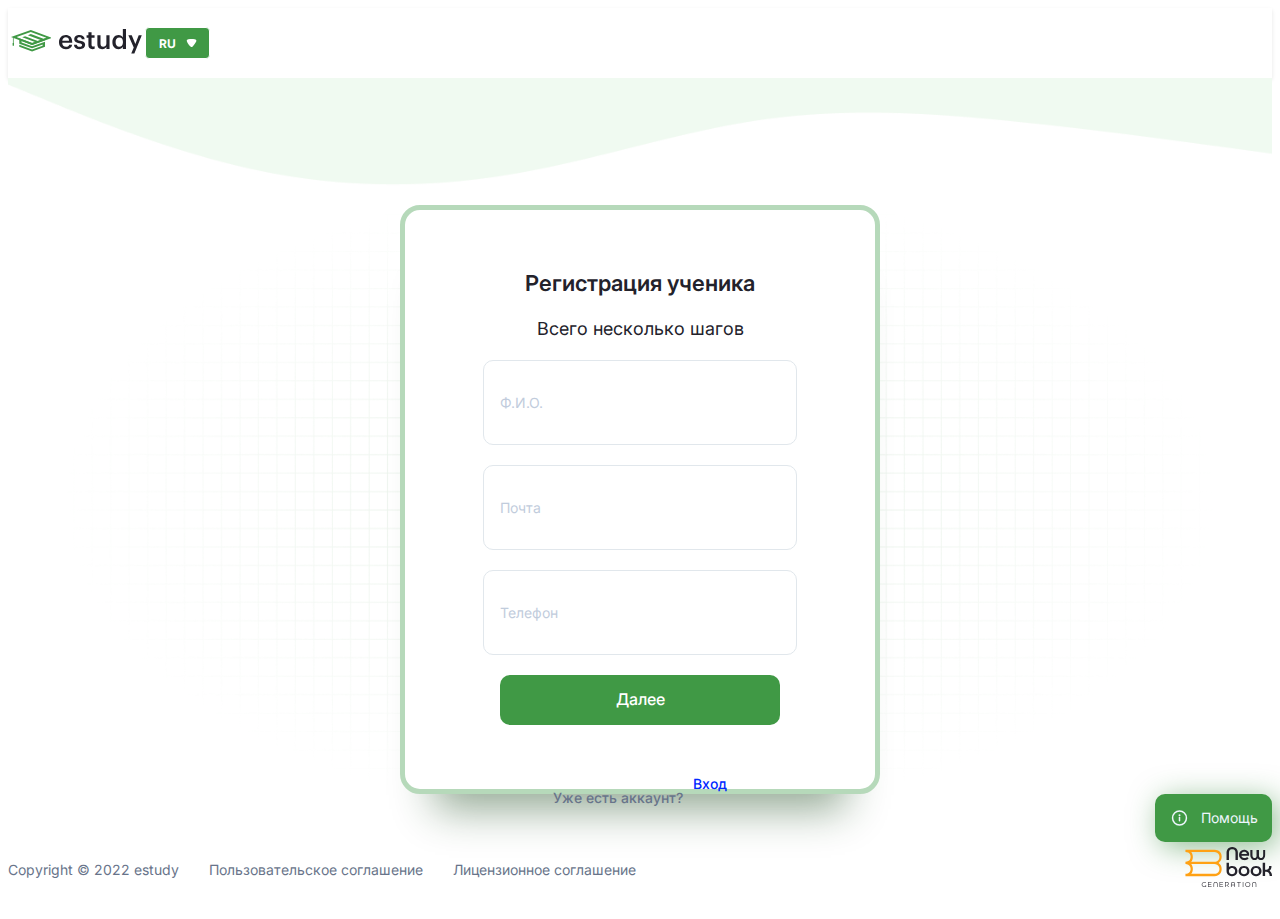
<file: Registration2/index.html>
<!DOCTYPE html>
<html lang="en">
    <head>
        <meta charset="UTF-8">
        <meta http-equiv="X-UA-Compatible" content="IE=edge">
        <meta name="viewport" content="width=device-width, initial-scale=1.0">
        <link
            href="https://cdn.jsdelivr.net/npm/bootstrap@5.0.2/dist/css/bootstrap.min.css"
            rel="stylesheet"
            integrity="sha384-EVSTQN3/azprG1Anm3QDgpJLIm9Nao0Yz1ztcQTwFspd3yD65VohhpuuCOmLASjC"
            crossorigin="anonymous"
        >
        <link rel="preconnect" href="https://fonts.googleapis.com">
        <link rel="preconnect" href="https://fonts.gstatic.com" crossorigin>
        <link href="https://fonts.googleapis.com/css2?family=Inter:wght@400;500;600;700;900&display=swap" rel="stylesheet">
        <link
            rel="stylesheet"
            href="https://cdnjs.cloudflare.com/ajax/libs/font-awesome/6.3.0/css/all.min.css"
            integrity="sha512-SzlrxWUlpfuzQ+pcUCosxcglQRNAq/DZjVsC0lE40xsADsfeQoEypE+enwcOiGjk/bSuGGKHEyjSoQ1zVisanQ=="
            crossorigin="anonymous"
            referrerpolicy="no-referrer"
        >
        <link rel="stylesheet" href="https://unpkg.com/swiper@8/swiper-bundle.min.css">
        <link rel="stylesheet" href="https://cdn.jsdelivr.net/npm/swiper@8/swiper-bundle.min.css">
        <link href="https://unpkg.com/boxicons@2.1.4/css/boxicons.min.css" rel="stylesheet">
        <link rel="stylesheet" href="./index.css">
        <title>Registeration step 2</title>
    </head>
    <body>
        <nav class="navbar navbar-expand-lg navbar_register">
            <div class="container-xl container-lg">
                <div class="navbar_left">
                    <a class="navbar-brand" href="/LandingPage/index.html">
                        <img src="../Images/logo2.svg" alt="brand">
                    </a>
                    <button class="btn_lang" id="btn_lang">
                        RU
                        <!-- <i class="bx bx-chevron-down" id="arrow"></i> -->
                        <img
                            class="bx bx-chevron-down"
                            src="../Images/Arrow white.svg"
                            id="arrow"
                            alt="arrow"
                        >
                    </button>
                    <div class="dropdown" id="dropdown_lang">
                        <a href="#ru">
                            Русский
                        </a>
                        <a href="#uz">
                            Узбек тили
                        </a>
                        <a href="#en">
                            O`zbek tili
                        </a>
                    </div>
                </div>
            </div>
        </nav>
        <main class="main_registration2">
            <div class="top_register_image">
                <img src="../Images/bottom_bg.png" alt="top_image">
            </div>
            <div class="container-xl container-lg">
                <div class="registration_form">
                    <form action="">
                        <div class="form_group">
                            <div class="form_content">
                                <h3>Регистрация ученика</h3>
                                <p>Всего несколько шагов</p>
                            </div>
                            <div class="form_control">
                                <input type="text" name="name" id="name" placeholder="Ф.И.О.">
                            </div>
                            <div class="form_control">
                                <input type="text" name="name" id="email" placeholder="Почта">
                            </div>
                            <div class="form_control">
                                <input type="text" name="name" id="phone" placeholder="Телефон">
                            </div>
                            <div class="btn_form">
                                <a href="/Registration3/index.html" id="btn">Далее</a>
                            </div>
                            <div class="form_text_question">
                                <p>Уже есть аккаунт?</p>
                                <a href="/LandingPage/index.html">Вход</a>
                            </div>
                        </div>
                    </form>
                </div>
                <div class="absolute_help">
                    <a href="#">
                        <img src="../Images/help_icon.svg" alt="help_icon">
                        Помощь
                    </a>
                </div>
            </div>
        </main>
        <section id="footer">
            <div class="container-xl container-lg">
                <div class="footer_bottom">
                    <div class="left_footer_bottom">
                        <span>Copyright © 2022 estudy</span>
                        <span>Пользовательское соглашение</span>
                        <span>Лицензионное соглашение</span>
                    </div>
                    <div class="right_footer_bottom">
                        <img src="../Images/brand.svg" alt="brand">
                    </div>
                </div>
            </div>
        </section>


        <script>
            const dropdownBtn = document.getElementById("btn_lang");
            const dropdownMenu = document.getElementById("dropdown_lang");
            const toggleArrow = document.getElementById("arrow");
            
            // Toggle dropdown function
            const toggleDropdown = function () {
                dropdownMenu.classList.toggle("show");
                toggleArrow.classList.toggle("arrow");
            };
            
            // Toggle dropdown open/close when dropdown button is clicked
            dropdownBtn.addEventListener("click", function (e) {
                e.stopPropagation();
                toggleDropdown();
            });
            
            // Close dropdown when dom element is clicked
            document.documentElement.addEventListener("click", function () {
                if (dropdownMenu.classList.contains("show")) {
                toggleDropdown();
                }
            });
        </script>
    </body>
</html>
</file>
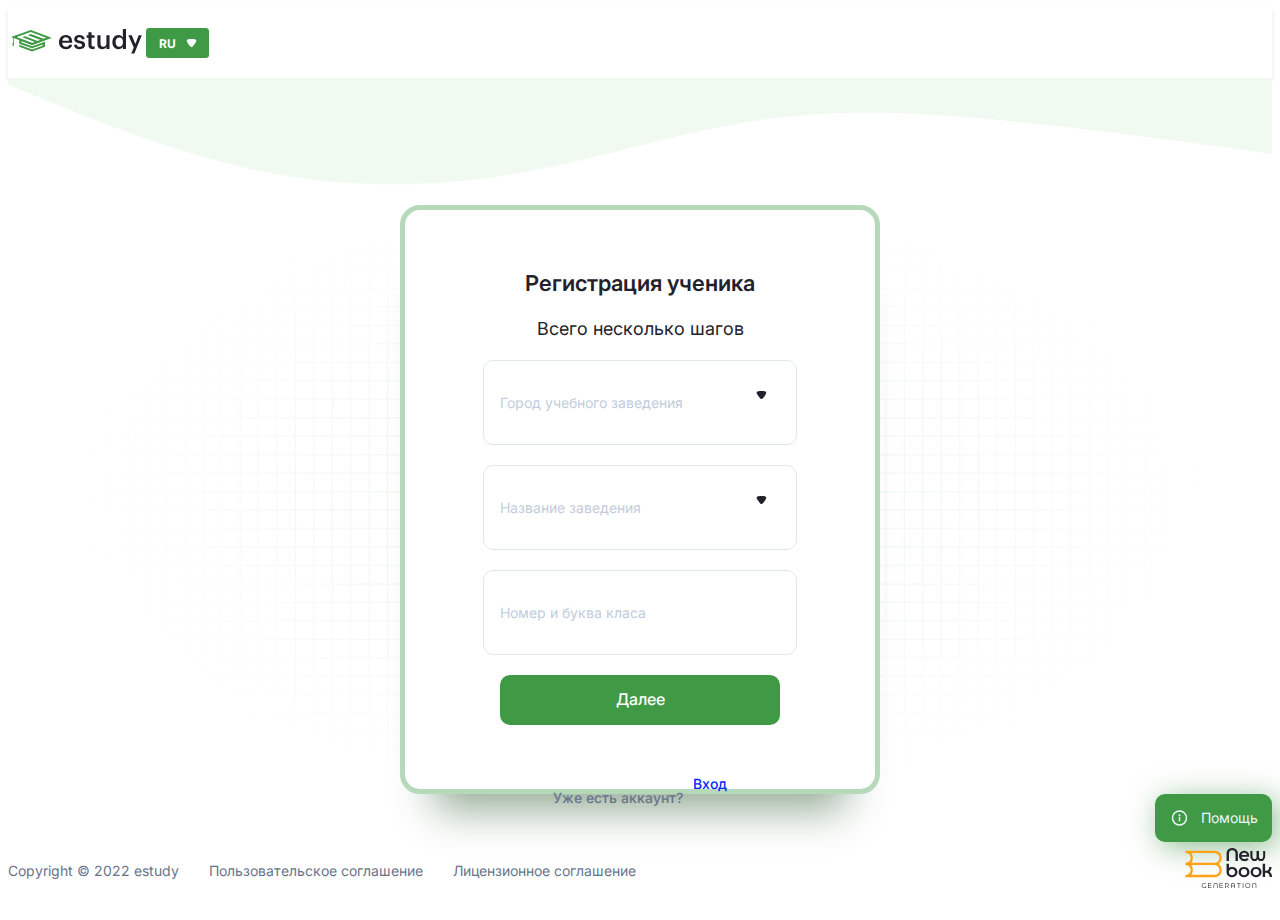
<file: Registration3/index.html>
<!DOCTYPE html>
<html lang="en">
<head>
    <meta charset="UTF-8">
    <meta http-equiv="X-UA-Compatible" content="IE=edge">
    <meta name="viewport" content="width=device-width, initial-scale=1.0">
    <link
            href="https://cdn.jsdelivr.net/npm/bootstrap@5.0.2/dist/css/bootstrap.min.css"
            rel="stylesheet"
            integrity="sha384-EVSTQN3/azprG1Anm3QDgpJLIm9Nao0Yz1ztcQTwFspd3yD65VohhpuuCOmLASjC"
            crossorigin="anonymous"
        >
        <link rel="preconnect" href="https://fonts.googleapis.com">
        <link rel="preconnect" href="https://fonts.gstatic.com" crossorigin>
        <link href="https://fonts.googleapis.com/css2?family=Inter:wght@400;500;600;700;900&display=swap" rel="stylesheet">
        <link
            rel="stylesheet"
            href="https://cdnjs.cloudflare.com/ajax/libs/font-awesome/6.3.0/css/all.min.css"
            integrity="sha512-SzlrxWUlpfuzQ+pcUCosxcglQRNAq/DZjVsC0lE40xsADsfeQoEypE+enwcOiGjk/bSuGGKHEyjSoQ1zVisanQ=="
            crossorigin="anonymous"
            referrerpolicy="no-referrer"
        >
        <link rel="stylesheet" href="https://unpkg.com/swiper@8/swiper-bundle.min.css">
        <link rel="stylesheet" href="https://cdn.jsdelivr.net/npm/swiper@8/swiper-bundle.min.css">
        <link href="https://unpkg.com/boxicons@2.1.4/css/boxicons.min.css" rel="stylesheet">
        <link rel="stylesheet" href="./index.css">
    <title>Registeration step 3</title>
</head>
<body>
    <nav class="navbar navbar-expand-lg navbar_register">
        <div class="container-xl container-lg container-md container-sm">
            <div class="navbar_left">
                <a class="navbar-brand" href="/LandingPage/index.html">
                    <img src="../Images/logo2.svg" alt="brand">
                </a>
                <button class="btn_lang" id="btn_lang">
                    RU
                    <!-- <i class="bx bx-chevron-down" id="arrow"></i> -->
                    <img
                        class="bx bx-chevron-down"
                        src="../Images/Arrow white.svg"
                        id="arrow"
                        alt="arrow"
                    >
                </button>
                <div class="dropdown" id="dropdown_lang">
                    <a href="#ru">
                        Русский
                    </a>
                    <a href="#uz">
                        Узбек тили
                    </a>
                    <a href="#en">
                        O`zbek tili
                    </a>
                </div>
            </div>
        </div>
    </nav>
    <main class="main_registration2">
        <div class="top_register_image">
            <img src="../Images/bottom_bg.png" alt="top_image">
        </div>
        <div class="container-xl container-lg">
            <div class="registration_form">
                <form action="">
                    <div class="form_group">
                        <div class="form_content">
                            <h3>Регистрация ученика</h3>
                            <p>Всего несколько шагов</p>
                        </div>
                        <div class="form_control">
                            <input type="text" name="name" id="#" placeholder="Город учебного заведения" readonly>
                            <img src="../Images/icon_lang.svg" alt="arrow">
                        </div>
                        <div class="form_control">
                            <input type="text" name="name" id="#" placeholder="Название заведения" readonly>
                            <img src="../Images/icon_lang.svg" alt="arrow">
                        </div>
                        <div class="form_control">
                            <input type="text" name="name" id="letter" placeholder="Номер и буква класа">
                        </div>
                        <div class="btn_form">
                            <a href="../MainPage/index.html" id="btn">Далее</a>
                        </div>
                        <div class="form_text_question">
                            <p>Уже есть аккаунт?</p>
                            <a href="/LandingPage/index.html">Вход</a>
                        </div>
                    </div>
                </form>
            </div>
            <div class="absolute_help">
                <a href="#">
                    <img src="../Images/help_icon.svg" alt="help_icon">
                    Помощь
                </a>
            </div>
        </div>
    </main>
    <section id="footer">
        <div class="container-xl container-lg container-md container-sm">
            <div class="footer_bottom">
                <div class="left_footer_bottom">
                    <span>Copyright © 2022 estudy</span>
                    <span>Пользовательское соглашение</span>
                    <span>Лицензионное соглашение</span>
                </div>
                <div class="right_footer_bottom">
                    <img src="../Images/brand.svg" alt="brand">
                </div>
            </div>
        </div>
    </section>
    <script>
        const dropdownBtn = document.getElementById("btn_lang");
        const dropdownMenu = document.getElementById("dropdown_lang");
        const toggleArrow = document.getElementById("arrow");
        
        // Toggle dropdown function
        const toggleDropdown = function () {
            dropdownMenu.classList.toggle("show");
            toggleArrow.classList.toggle("arrow");
        };
        
        // Toggle dropdown open/close when dropdown button is clicked
        dropdownBtn.addEventListener("click", function (e) {
            e.stopPropagation();
            toggleDropdown();
        });
        
        // Close dropdown when dom element is clicked
        document.documentElement.addEventListener("click", function () {
            if (dropdownMenu.classList.contains("show")) {
            toggleDropdown();
            }
        });
    </script>
    <script src="./index.js"></script>
</body>
</html>
</file>
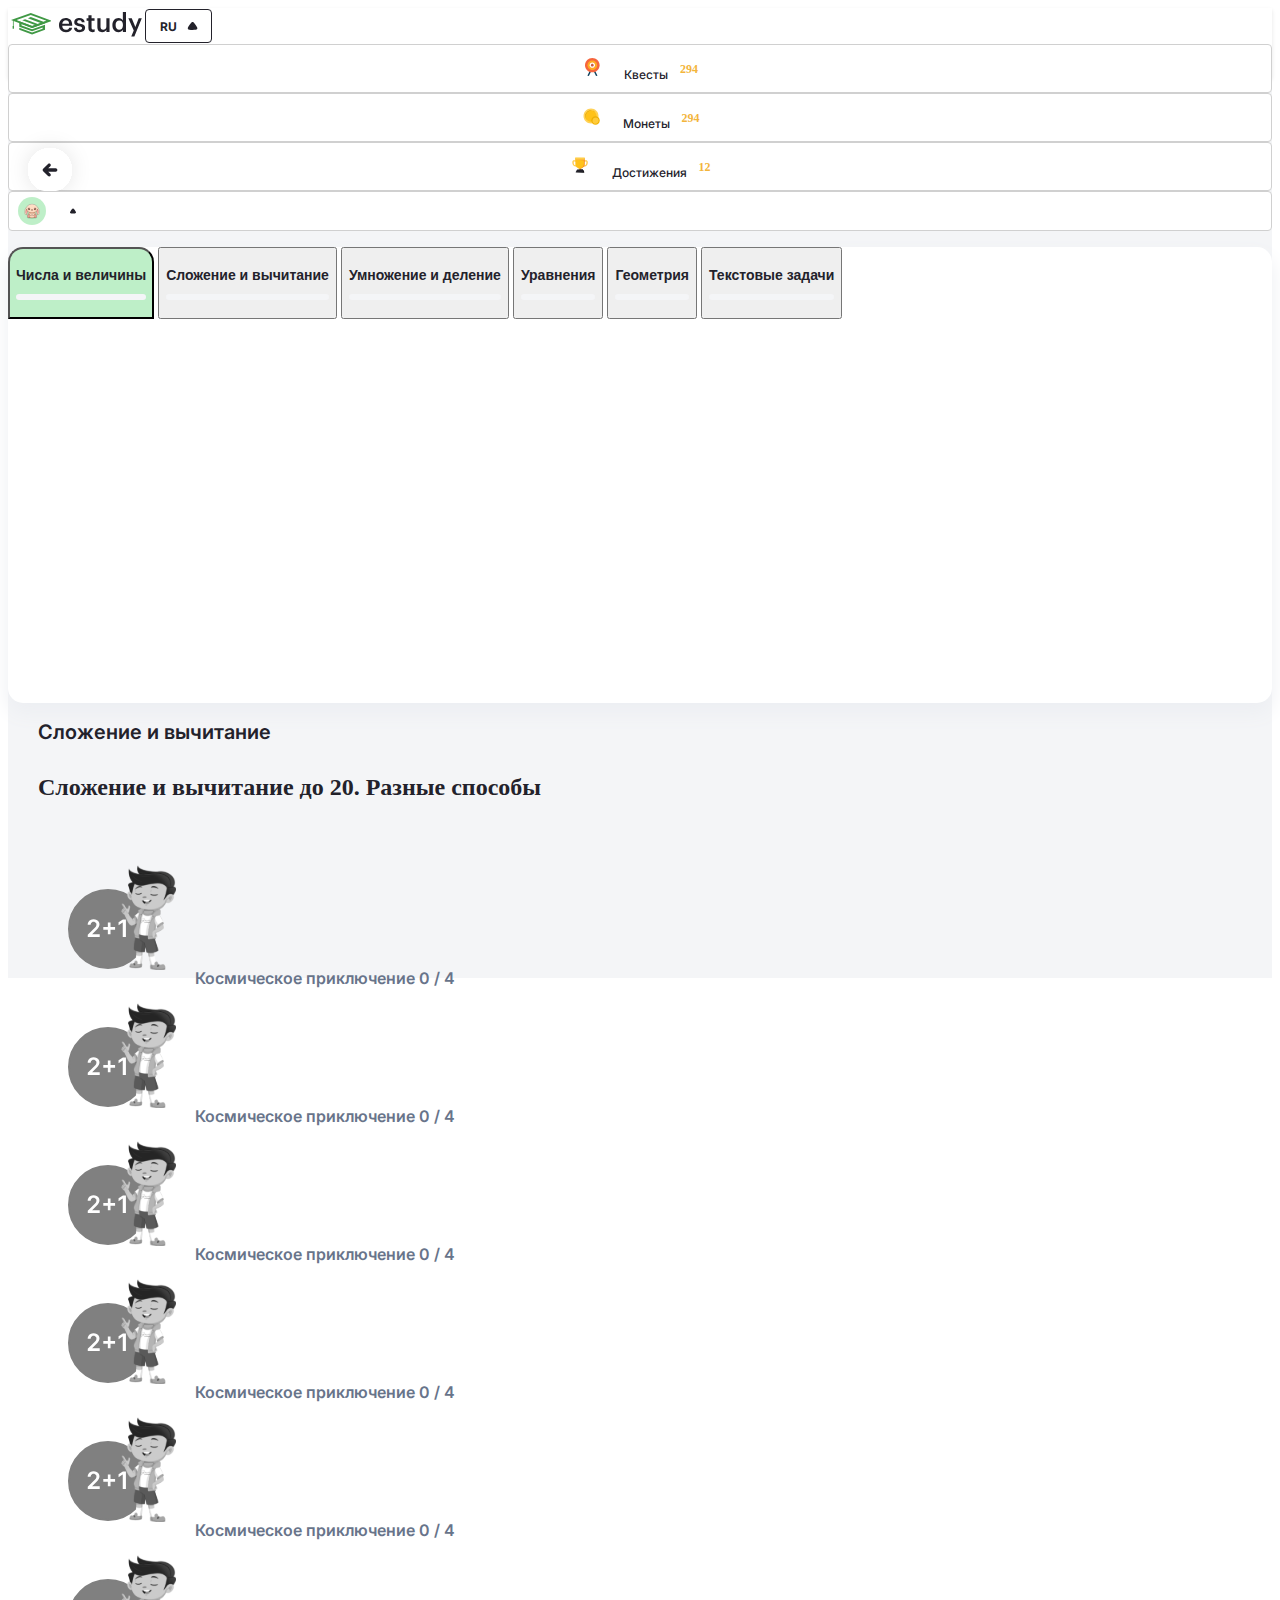
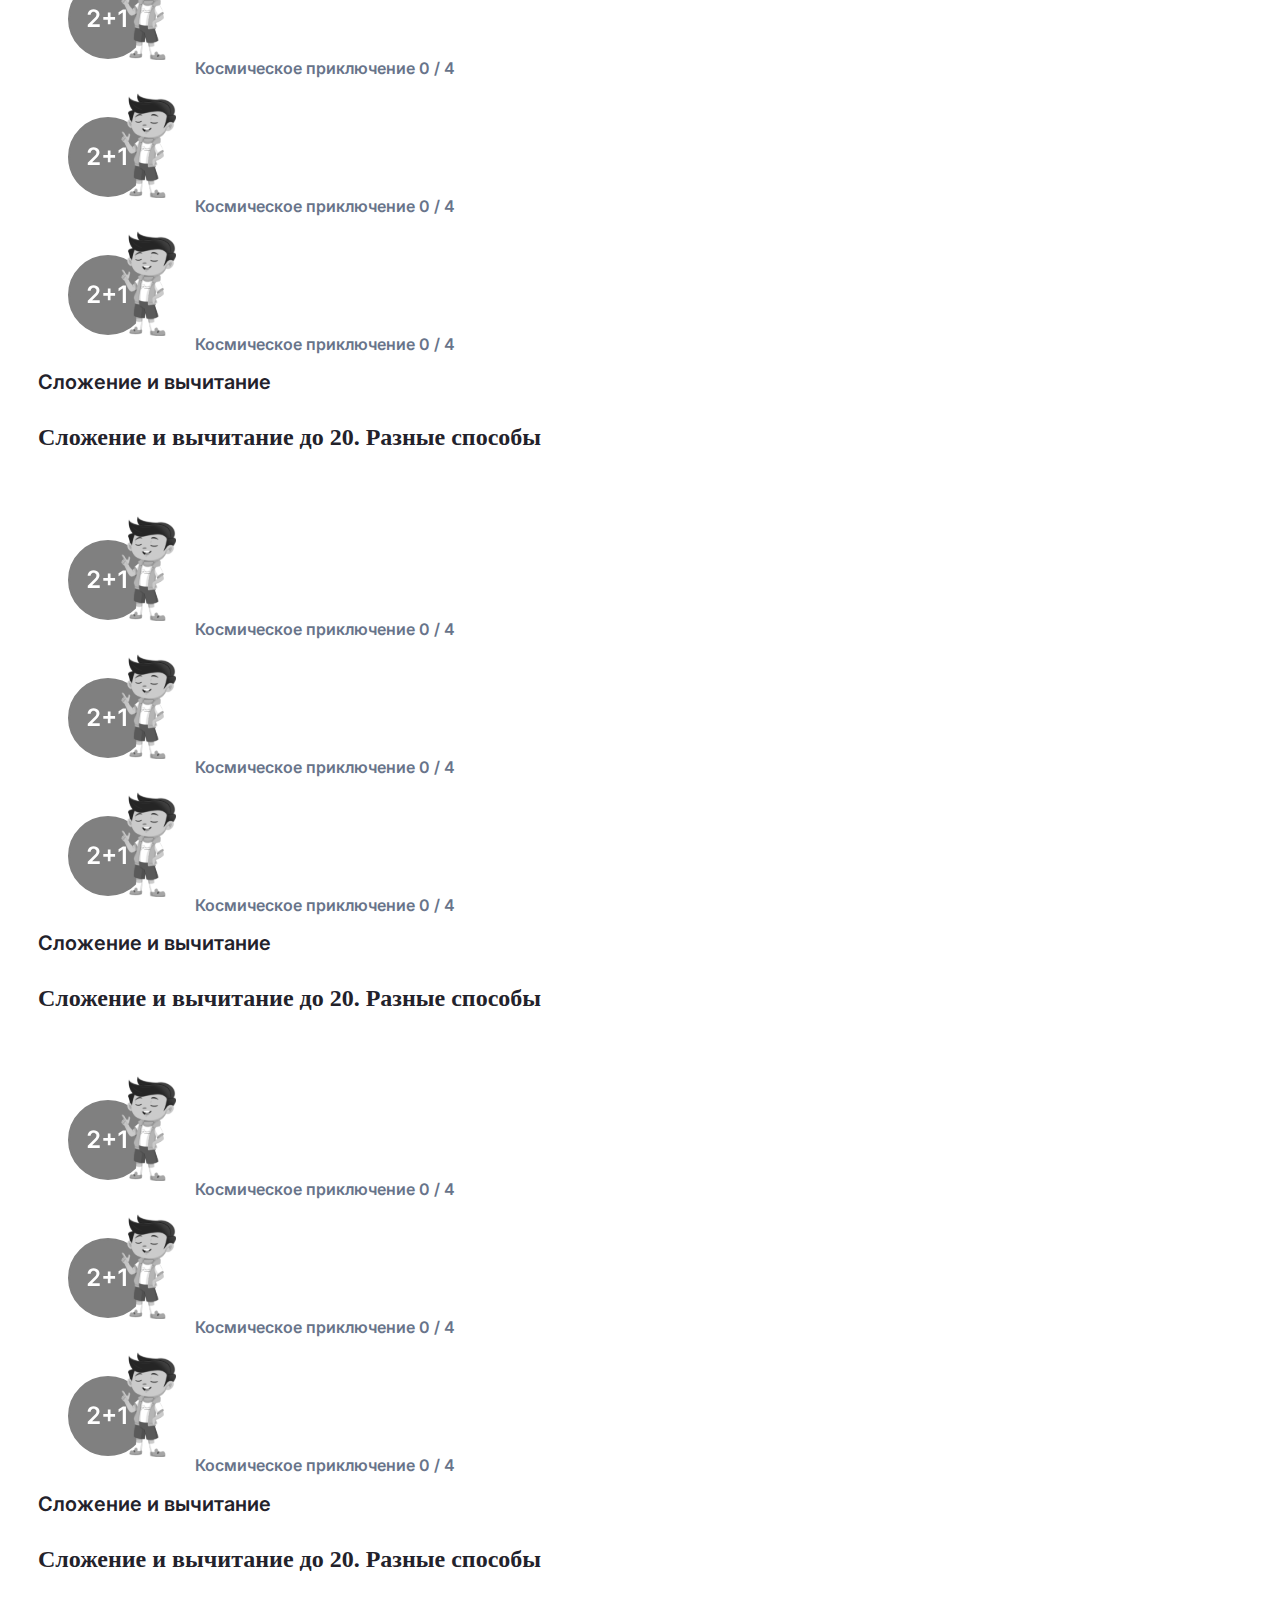
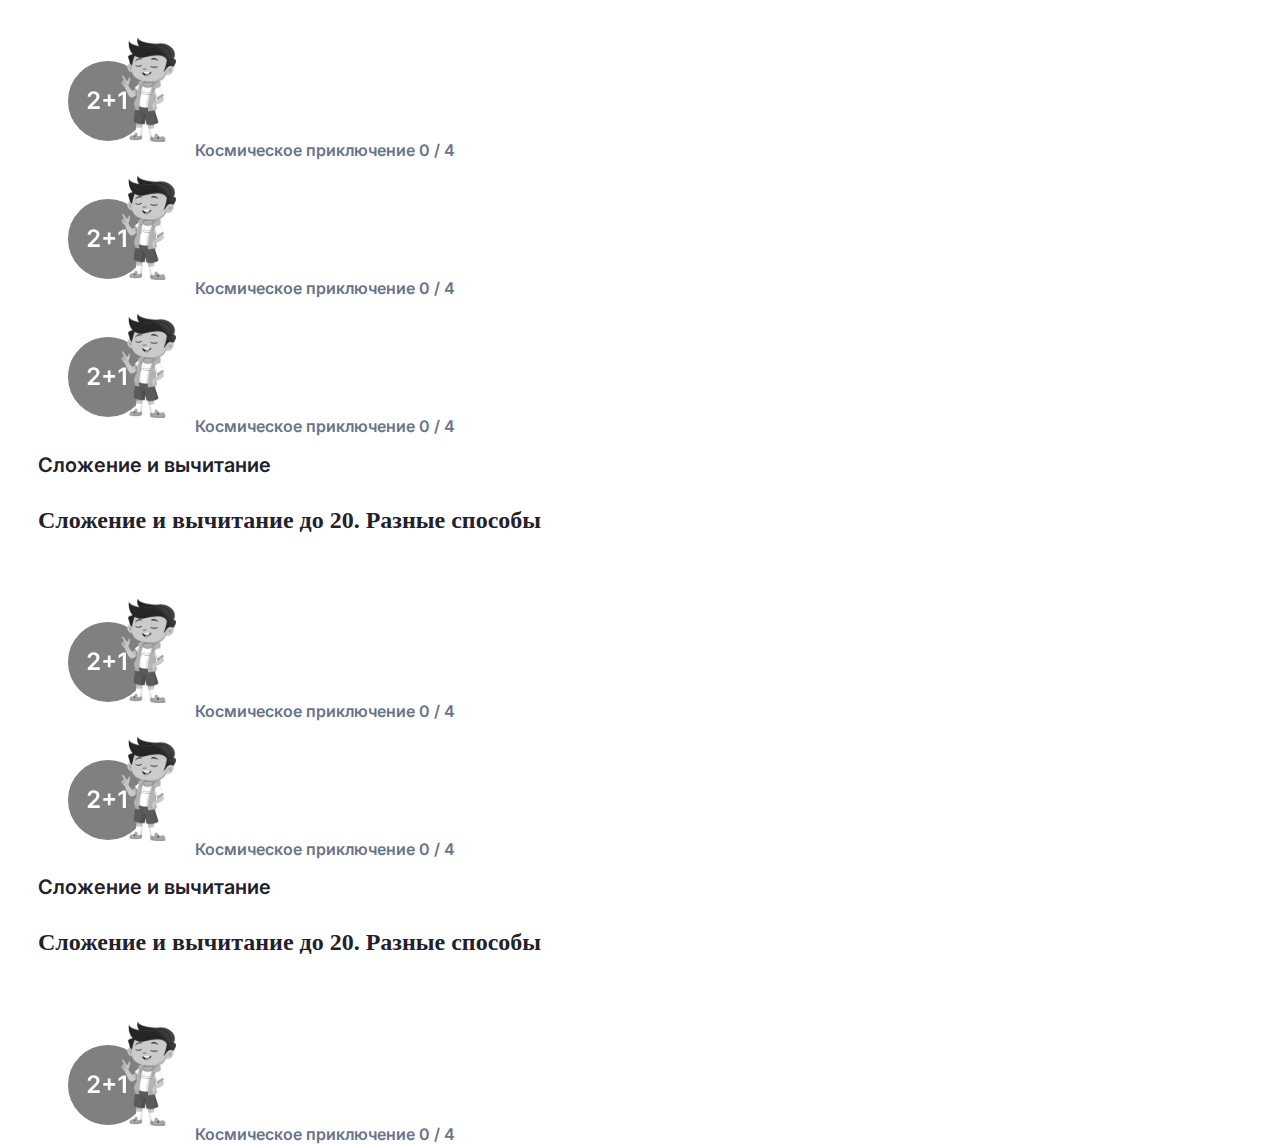
<file: Subjects/index.html>
<!DOCTYPE html>
<html lang="en">
    <head>
        <meta charset="UTF-8">
        <meta http-equiv="X-UA-Compatible" content="IE=edge">
        <meta name="viewport" content="width=device-width, initial-scale=1.0">
        <link
            href="https://cdn.jsdelivr.net/npm/bootstrap@5.0.2/dist/css/bootstrap.min.css"
            rel="stylesheet"
            integrity="sha384-EVSTQN3/azprG1Anm3QDgpJLIm9Nao0Yz1ztcQTwFspd3yD65VohhpuuCOmLASjC"
            crossorigin="anonymous"
        >
        <link rel="preconnect" href="https://fonts.googleapis.com">
        <link rel="preconnect" href="https://fonts.gstatic.com" crossorigin>
        <link href="https://fonts.googleapis.com/css2?family=Inter:wght@400;500;600;700;900&display=swap" rel="stylesheet">
        <link
            rel="stylesheet"
            href="https://cdnjs.cloudflare.com/ajax/libs/font-awesome/6.3.0/css/all.min.css"
            integrity="sha512-SzlrxWUlpfuzQ+pcUCosxcglQRNAq/DZjVsC0lE40xsADsfeQoEypE+enwcOiGjk/bSuGGKHEyjSoQ1zVisanQ=="
            crossorigin="anonymous"
            referrerpolicy="no-referrer"
        >
        <link rel="stylesheet" href="https://unpkg.com/swiper@8/swiper-bundle.min.css">
        <link rel="stylesheet" href="https://cdn.jsdelivr.net/npm/swiper@8/swiper-bundle.min.css">
        <link href="https://unpkg.com/boxicons@2.1.4/css/boxicons.min.css" rel="stylesheet">
        <link rel="stylesheet" href="./index.css">
        <title>All Subjects</title>
    </head>
    <body>
        <div class="main_page_subject">
            <nav class="navbar navbar-expand-lg navbar_register">
                <div class="container-xl">
                    <div class="navbar_left">
                        <a class="navbar-brand" href="/MainPage/index.html">
                            <img src="../Images/logo2.svg" alt="brand">
                        </a>
                        <div class="btn_lang" id="btn_lang">
                            RU
                            <!-- <i class="bx bx-chevron-down" id="arrow"></i> -->
                            <img
                                class="bx bx-chevron-down"
                                src="../Images/icon_lang.svg"
                                id="arrow"
                                alt="arrow"
                            >
                        </div>
                        <div class="dropdown" id="dropdown_lang">
                            <a href="#ru">
                                Русский
                            </a>
                            <a href="#uz">
                                Узбек тили
                            </a>
                            <a href="#en">
                                O`zbek tili
                            </a>
                        </div>
                    </div>
                    <div class="navbar-nav navbar_right">
                        <a class="nav_smile" href="#">
                            <span class="icon">
                                <img src="../Images/Frame 2029.svg" alt="">
                            </span>
                            <p>Квесты</p>
                            <span class="number">294</span>
                        </a>
                        <a class="nav_smile" href="#">
                            <span class="icon">
                                <img src="../Images/Frame 34138.svg" alt="">
                            </span>
                            <p>Монеты</p>
                            <span class="number">294</span>
                        </a>
                        <a class="nav_smile" href="#">
                            <span class="icon">
                                <img src="../Images/ic.svg" alt="">
                            </span>
                            <p>Достижения</p>
                            <span class="number">12</span>
                        </a>
                        <div class="profile" id="profile">
                            <img src="../Images/Frame 1.svg" alt="icon_profile">
                            <img
                                class="icon_profile"
                                src="../Images/profile_icon.svg"
                                id="icon_profile"
                                alt="icon_profile"
                            >
                            <div class="dropdown_profile" id="dropdown_profile">
                                <div class="profile_top">
                                    <img src="../Images/Group 1.svg" alt="user_image">
                                    <img src="../Images/Group 47.svg" alt="settings">
                                </div>
                                <div class="profile_title">
                                    <h6>Oscar Hosam</h6>
                                    <span>Школа 161, 2 “А” класс</span>
                                </div>
                                <ul class="profile_items">
                                    <li>
                                        <a href="#">
                                            <img src="../Images/Group 42.svg" alt="">Пригласить друга
                                        </a>
                                    </li>
                                    <li>
                                        <a href="#">
                                            <img src="../Images/Group 41.svg" alt="">Достижения
                                        </a>
                                    </li>
                                    <li>
                                        <a href="#">
                                            <img src="../Images/Group 41-1.svg" alt="">Профиль
                                        </a>
                                    </li>
                                </ul>
                                <ul class="profile_bottom">
                                    <li>
                                        <a href="../LandingPage/index.html">
                                            <img src="../Images/Group 43.svg" alt=""> Выход
                                        </a>
                                    </li>
                                </ul>
                            </div>
                        </a>
                        </div>
                </div>
                <div class="humburger_menu">
                    <div class="hamburger">
                        <i class="fa-solid fa-bars menu_icon"></i>
                        <i class="fa-solid fa-x close_icon"></i>
                    </div>
                    <div class="menu">
                        <a class="menuItem" href="#">Квесты</a>
                        <a class="menuItem" href="#">Монеты</a>
                        <a class="menuItem" href="#">Достижения</a>
                    </div>
                </div>
            </nav>
            <main class="subject_main">
                <div class="container-xl">
                    <div class="title">
                        <a href="../MainPage/index.html" style="color: #23222B;">
                            <img src="../Images/Group 4.svg" alt="">
                            Математика
                        </a>
                    </div>
                    <div class="row">
                        <div class="tab_section d-flex align-items-start">
                            <div class="col-xl-3 col-lg-4 col-md-6">
                                <div class="nav flex-column nav-pills me-3" id="v-pills-tab" role="tablist" aria-orientation="vertical">
                                    <button class="nav-link active" id="v-pills-home-tab" data-bs-toggle="pill" data-bs-target="#v-pills-home" type="button" role="tab" aria-controls="v-pills-home" aria-selected="true">
                                        <div class="progress_title">
                                            Числа и величины
                                        </div>
                                        <div class="progress" role="progressbar" aria-label="Basic example" aria-valuenow="25" aria-valuemin="0" aria-valuemax="100">
                                            <div class="progress-bar" style="width: 25%"></div>
                                        </div>
                                    </button>
                                    <button class="nav-link" id="v-pills-profile-tab" data-bs-toggle="pill" data-bs-target="#v-pills-profile" type="button" role="tab" aria-controls="v-pills-profile" aria-selected="false">
                                        <div class="progress_title">
                                            Сложение и вычитание
                                        </div>
                                        <div class="progress" role="progressbar" aria-label="Basic example" aria-valuenow="25" aria-valuemin="0" aria-valuemax="100">
                                            <div class="progress-bar" style="width: 65%"></div>
                                        </div>
                                    </button>
                                    <button class="nav-link" id="v-pills-subject-tab" data-bs-toggle="pill" data-bs-target="#v-pills-subject" type="button" role="tab" aria-controls="v-pills-subject" aria-selected="false">
                                        <div class="progress_title">
                                            Умножение и деление
                                        </div>
                                        <div class="progress" role="progressbar" aria-label="Basic example" aria-valuenow="25" aria-valuemin="0" aria-valuemax="100">
                                            <div class="progress-bar" style="width: 5%"></div>
                                        </div>
                                    </button>
                                    <button class="nav-link" id="v-pills-messages-tab" data-bs-toggle="pill" data-bs-target="#v-pills-messages" type="button" role="tab" aria-controls="v-pills-messages" aria-selected="false">
                                        <div class="progress_title">
                                            Уравнения
                                        </div>
                                        <div class="progress" role="progressbar" aria-label="Basic example" aria-valuenow="25" aria-valuemin="0" aria-valuemax="100">
                                            <div class="progress-bar" style="width: 15%"></div>
                                        </div>
                                    </button>
                                    <button class="nav-link" id="v-pills-settings-tab" data-bs-toggle="pill" data-bs-target="#v-pills-settings" type="button" role="tab" aria-controls="v-pills-settings" aria-selected="false">
                                        <div class="progress_title">
                                            Геометрия
                                        </div>
                                        <div class="progress" role="progressbar" aria-label="Basic example" aria-valuenow="25" aria-valuemin="0" aria-valuemax="100">
                                            <div class="progress-bar" style="width: 35%"></div>
                                        </div>
                                    </button>
                                    <button class="nav-link" id="v-pills-subject1-tab" data-bs-toggle="pill" data-bs-target="#v-pills-subject1" type="button" role="tab" aria-controls="v-pills-subject1" aria-selected="false">
                                        <div class="progress_title">
                                            Текстовые задачи
                                        </div>
                                        <div class="progress" role="progressbar" aria-label="Basic example" aria-valuenow="25" aria-valuemin="0" aria-valuemax="100">
                                            <div class="progress-bar" style="width: 2%"></div>
                                        </div>
                                    </button>
                                  </div>
                            </div>
                            <div class="col-xl-9 col-lg-8 col-md-6">
                                <div class="tab-content" id="v-pills-tabContent">
                                    <div class="tab-pane fade show active" id="v-pills-home" role="tabpanel" aria-labelledby="v-pills-home-tab" tabindex="0">
                                        <div class="title">
                                            <h2>Сложение и вычитание</h2>
                                            <h1>Сложение и вычитание до 20. Разные способы</h1>
                                        </div>
                                        <div class="subject_blog_homework">
                                            <div class="row">
                                                <div class="col-xl-3 col-lg-4 col-md-6">
                                                    <a href="#" class="sub_items">
                                                        <img src="../Images/subject_active.svg" alt="active_icon">
                                                        <span>Космическое
                                                            приключение 0 / 4</span>
                                                    </a>
                                                </div>
                                                <div class="col-xl-3 col-lg-4 col-md-6">
                                                    <a href="#" class="sub_items">
                                                        <img src="../Images/subject_active.svg" alt="active_icon">
                                                        <span>Космическое
                                                            приключение 0 / 4</span>
                                                    </a>
                                                </div>
                                                <div class="col-xl-3 col-lg-4 col-md-6">
                                                    <a href="#" class="sub_items">
                                                        <img src="../Images/subject_active.svg" alt="active_icon">
                                                        <span>Космическое
                                                            приключение 0 / 4</span>
                                                    </a>
                                                </div>
                                                <div class="col-xl-3 col-lg-4 col-md-6">
                                                    <a href="#" class="sub_items">
                                                        <img src="../Images/subject_active.svg" alt="active_icon">
                                                        <span>Космическое
                                                            приключение 0 / 4</span>
                                                    </a>
                                                </div>
                                                <div class="col-xl-3 col-lg-4 col-md-6">
                                                    <a href="#" class="sub_items">
                                                        <img src="../Images/subject_active.svg" alt="active_icon">
                                                        <span>Космическое
                                                            приключение 0 / 4</span>
                                                    </a>
                                                </div>
                                                <div class="col-xl-3 col-lg-4 col-md-6">
                                                    <a href="#" class="sub_items">
                                                        <img src="../Images/subject_active.svg" alt="active_icon">
                                                        <span>Космическое
                                                            приключение 0 / 4</span>
                                                    </a>
                                                </div>
                                                <div class="col-xl-3 col-lg-4 col-md-6">
                                                    <a href="#" class="sub_items">
                                                        <img src="../Images/subject_active.svg" alt="active_icon">
                                                        <span>Космическое
                                                            приключение 0 / 4</span>
                                                    </a>
                                                </div>
                                                <div class="col-xl-3 col-lg-4 col-md-6">
                                                    <a href="#" class="sub_items">
                                                        <img src="../Images/subject_active.svg" alt="active_icon">
                                                        <span>Космическое
                                                            приключение 0 / 4</span>
                                                    </a>
                                                </div>
                                            </div>
                                        </div>
                                    </div>
                                    <div class="tab-pane fade" id="v-pills-profile" role="tabpanel" aria-labelledby="v-pills-profile-tab" tabindex="0">
                                        <div class="title">
                                            <h2>Сложение и вычитание</h2>
                                            <h1>Сложение и вычитание до 20. Разные способы</h1>
                                        </div>
                                        <div class="subject_blog_homework">
                                            <div class="row">
                                                <div class="col-xl-3 col-lg-4 col-md-6">
                                                    <a href="#" class="sub_items">
                                                        <img src="../Images/subject_active.svg" alt="active_icon">
                                                        <span>Космическое
                                                            приключение 0 / 4</span>
                                                    </a>
                                                </div>
                                                <div class="col-xl-3 col-lg-4 col-md-6">
                                                    <a href="#" class="sub_items">
                                                        <img src="../Images/subject_active.svg" alt="active_icon">
                                                        <span>Космическое
                                                            приключение 0 / 4</span>
                                                    </a>
                                                </div>
                                                <div class="col-xl-3 col-lg-4 col-md-6">
                                                    <a href="#" class="sub_items">
                                                        <img src="../Images/subject_active.svg" alt="active_icon">
                                                        <span>Космическое
                                                            приключение 0 / 4</span>
                                                    </a>
                                                </div>
                                            </div>
                                        </div>
                                    </div>
                                    <div class="tab-pane fade" id="v-pills-subject" role="tabpanel" aria-labelledby="v-pills-subject-tab" tabindex="0">
                                        <div class="title">
                                            <h2>Сложение и вычитание</h2>
                                            <h1>Сложение и вычитание до 20. Разные способы</h1>
                                        </div>
                                        <div class="subject_blog_homework">
                                            <div class="row">
                                                <div class="col-xl-3 col-lg-4 col-md-6">
                                                    <a href="#" class="sub_items">
                                                        <img src="../Images/subject_active.svg" alt="active_icon">
                                                        <span>Космическое
                                                            приключение 0 / 4</span>
                                                    </a>
                                                </div>
                                                <div class="col-xl-3 col-lg-4 col-md-6">
                                                    <a href="#" class="sub_items">
                                                        <img src="../Images/subject_active.svg" alt="active_icon">
                                                        <span>Космическое
                                                            приключение 0 / 4</span>
                                                    </a>
                                                </div>
                                                <div class="col-xl-3 col-lg-4 col-md-6">
                                                    <a href="#" class="sub_items">
                                                        <img src="../Images/subject_active.svg" alt="active_icon">
                                                        <span>Космическое
                                                            приключение 0 / 4</span>
                                                    </a>
                                                </div>
                                            </div>
                                        </div>
                                    </div>
                                    <div class="tab-pane fade" id="v-pills-messages" role="tabpanel" aria-labelledby="v-pills-messages-tab" tabindex="0">
                                        <div class="title">
                                            <h2>Сложение и вычитание</h2>
                                            <h1>Сложение и вычитание до 20. Разные способы</h1>
                                        </div>
                                        <div class="subject_blog_homework">
                                            <div class="row">
                                                <div class="col-xl-3 col-lg-4 col-md-6">
                                                    <a href="#" class="sub_items">
                                                        <img src="../Images/subject_active.svg" alt="active_icon">
                                                        <span>Космическое
                                                            приключение 0 / 4</span>
                                                    </a>
                                                </div>
                                                <div class="col-xl-3 col-lg-4 col-md-6">
                                                    <a href="#" class="sub_items">
                                                        <img src="../Images/subject_active.svg" alt="active_icon">
                                                        <span>Космическое
                                                            приключение 0 / 4</span>
                                                    </a>
                                                </div>
                                                <div class="col-xl-3 col-lg-4 col-md-6">
                                                    <a href="#" class="sub_items">
                                                        <img src="../Images/subject_active.svg" alt="active_icon">
                                                        <span>Космическое
                                                            приключение 0 / 4</span>
                                                    </a>
                                                </div>
                                            </div>
                                        </div>
                                    </div>
                                    <div class="tab-pane fade" id="v-pills-settings" role="tabpanel" aria-labelledby="v-pills-settings-tab" tabindex="0">
                                        <div class="title">
                                            <h2>Сложение и вычитание</h2>
                                            <h1>Сложение и вычитание до 20. Разные способы</h1>
                                        </div>
                                        <div class="subject_blog_homework">
                                            <div class="row">
                                                <div class="col-xl-3 col-lg-4 col-md-6">
                                                    <a href="#" class="sub_items">
                                                        <img src="../Images/subject_active.svg" alt="active_icon">
                                                        <span>Космическое
                                                            приключение 0 / 4</span>
                                                    </a>
                                                </div>
                                                <div class="col-xl-3 col-lg-4 col-md-6">
                                                    <a href="#" class="sub_items">
                                                        <img src="../Images/subject_active.svg" alt="active_icon">
                                                        <span>Космическое
                                                            приключение 0 / 4</span>
                                                    </a>
                                                </div>
                                            </div>
                                        </div>
                                    </div>
                                    <div class="tab-pane fade" id="v-pills-subject1" role="tabpanel" aria-labelledby="v-pills-subject1-tab" tabindex="0">
                                        <div class="title">
                                            <h2>Сложение и вычитание</h2>
                                            <h1>Сложение и вычитание до 20. Разные способы</h1>
                                        </div>
                                        <div class="subject_blog_homework">
                                            <div class="row">
                                                <div class="col-xl-3 col-lg-4 col-md-6">
                                                    <a href="#" class="sub_items">
                                                        <img src="../Images/subject_active.svg" alt="active_icon">
                                                        <span>Космическое
                                                            приключение 0 / 4</span>
                                                    </a>
                                                </div>
                                            </div>
                                        </div>
                                    </div>
                                  </div>
                            </div>
                        </div>
                    </div>
                </div>
            </main>
            <!-- <section id="footer">
                <div class="container-xl">
                    <div class="footer_bottom">
                        <div class="left_footer_bottom">
                            <span>Copyright © 2022 estudy</span>
                            <span>Пользовательское соглашение</span>
                            <span>Лицензионное соглашение</span>
                        </div>
                        <div class="right_footer_bottom">
                            <img src="../Images/brand.svg" alt="brand">
                        </div>
                    </div>
                </div>
            </section> -->
        </div>
        <script src="https://cdn.jsdelivr.net/npm/swiper@8/swiper-bundle.min.js"></script>
        <script src="https://cdn.jsdelivr.net/npm/bootstrap@5.0.2/dist/js/bootstrap.bundle.min.js" integrity="sha384-MrcW6ZMFYlzcLA8Nl+NtUVF0sA7MsXsP1UyJoMp4YLEuNSfAP+JcXn/tWtIaxVXM" crossorigin="anonymous"></script>
        <script src="https://cdn.jsdelivr.net/npm/@popperjs/core@2.9.2/dist/umd/popper.min.js" integrity="sha384-IQsoLXl5PILFhosVNubq5LC7Qb9DXgDA9i+tQ8Zj3iwWAwPtgFTxbJ8NT4GN1R8p" crossorigin="anonymous"></script>
        <script src="https://cdn.jsdelivr.net/npm/bootstrap@5.0.2/dist/js/bootstrap.min.js" integrity="sha384-cVKIPhGWiC2Al4u+LWgxfKTRIcfu0JTxR+EQDz/bgldoEyl4H0zUF0QKbrJ0EcQF" crossorigin="anonymous"></script>
        <script src="./index.js"></script>
    </body>
</html>
</file>
<file: AllClass/index.css>
.main_page_class {
    background: #F4F5F7;
    width: 100%;

}

.main_page_section {
    height: 100%;
}

.main_page_class .navbar_register {
    height: 70px;
    box-shadow: 0px 2px 4px rgba(0, 0, 0, 0.1);
    width: 100%;
    background: #FFFFFF;
    box-shadow: 0px 2px 4px rgba(0, 0, 0, 0.1);
}

.navbar_left {
    position: relative;
    display: flex;
    align-items: center;
    z-index: 9999;
}

.main_page_class .navbar_left .btn_lang {
    background: unset;
    width: 65px;
    height: 32px;
    border: 0.5px solid #23222B;
    border-radius: 4px;
    position: relative;
    display: flex;
    align-items: center;
    justify-content: center;
    font-family: 'Inter';
    font-style: normal;
    font-weight: 700;
    font-size: 12px;
    line-height: 15px;
    color: #23222B;
    outline: none !important;
    text-decoration: none;
    cursor: pointer;
}

.btn_lang img {
    color: #fff;
}

.bx {
    font-size: 1.1rem;
    margin-left: 10px;
}

.close_icon {
    display: none;
}

.menuItem {
    font-style: normal;
    font-weight: 500;
    font-size: 12px;
    line-height: 15px;
    text-align: center;
    color: #FFFFFF;
    width: 89px;
    height: 40px;
    background: #409945;
    border: 0.5px solid #FFFFFF;
    border-radius: 4px;
    display: flex;
    align-items: center;
    justify-content: center;
    text-decoration: none;
}

.menuItem:hover {
    background-color: #FFFFFF;
    color: #409945;
    transition: all .5s ease-in-out;
}

.menuItem:hover {
    text-decoration: underline;
}

.humburger_menu {
    display: none;
}

.hamburger {
    position: relative;
    z-index: 100;
    cursor: pointer;
    font-size: 36px;
    color: #23222B;
}

@media (max-width: 768px) {
    .humburger_menu {
        display: block;
    }

    .navbar-nav {
        display: none;
    }

    .navbar {
        position: fixed;
        width: 100%;
        top: 0;
    }

}




.menu_icon,
.close_icon {
    font-size: 30px;
}



.menu {
    position: fixed;
    transform: translateY(-100%);
    transition: transform 0.2s;
    top: 0;
    left: 0;
    right: 0;
    bottom: 0;
    z-index: 99;
    background: #409945;
    color: white;
    list-style: none;
    padding-top: 4rem;
    height: 400px;
    display: grid;
    justify-content: center;
}

.showMenu {
    transform: translateY(70px);
}

.dropdown {
    position: absolute;
    width: 115px;
    height: 125px;
    background: #FFFFFF;
    box-shadow: 0px 4px 16px rgba(0, 0, 0, 0.15);
    border-radius: 15px;
    top: 50px;
    left: 50%;
    display: grid;
    padding: 22px 14px;
    visibility: hidden;
    opacity: 0;
    transform: translateY(0.5rem);
    transition: all 0.1s cubic-bezier(0.16, 1, 0.5, 1);
}

.dropdown a {
    font-family: 'Inter';
    font-style: normal;
    font-weight: 500;
    font-size: 12px;
    line-height: 15px;
    color: #23222B;
    margin-bottom: 14px;
    text-decoration: none;
    position: relative;
}

.dropdown a::after {
    width: 10px;
    height: 10px;
    content: "";
    display: inline-block;
    background-color: #0129FF;
    position: absolute;
    right: 0;
    top: 3px;
    border-radius: 50%;
    border: none;
    opacity: 0;
}

.dropdown a:hover::after {
    opacity: 1;
    transition: all .2s ease-in-out;
}

.show {
    transform: translateY(0rem);
    visibility: visible;
    opacity: 1;
}

.arrow {
    transform: rotate(180deg);
    transition: 0.2s ease;
}

.navbar-collapse {
    flex-basis: unset;
    flex-grow: unset;
    gap: 20px;
}

.navbar-nav {
    gap: 20px;
}


.nav_smile {
    padding: 10px 9px;
    background: #FFFFFF;
    border: 0.5px solid #D0D0D0;
    border-radius: 4px;
    display: flex;
    align-items: center;
    justify-content: center;
    gap: 12px;
    text-decoration: none;
}

.nav_smile p {
    font-family: 'Inter';
    font-style: normal;
    font-weight: 500;
    font-size: 12px;
    line-height: 15px;
    color: #23222B;
    margin-bottom: 0;
}

.nav_smile:hover {
    color: #23222B;
}

.nav_smile .icon img {
    object-fit: contain;
    margin-right: 10px;
}

.nav_smile .number {
    font-style: normal;
    font-weight: 700;
    font-size: 12px;
    line-height: 14px;
    color: #F3B53C;
}

.profile {
    position: relative;
    gap: 24px;
    padding: 5px 9px;
    display: flex;
    align-items: center;
    background: #FFFFFF;
    border: 0.5px solid #D0D0D0;
    border-radius: 4px;
    cursor: pointer;
}

.profile img {
    object-fit: contain;
}

.profile .icon_profile {
    font-size: 18px;
}

.dropdown_profile {
    position: absolute;
    width: 267px;
    height: 315px;
    background: #FFFFFF;
    box-shadow: 0px 4px 16px rgba(0, 0, 0, 0.15);
    border-radius: 15px;
    top: 50px;
    right: 0%;
    display: grid;
    padding: 20px 16px;
    visibility: hidden;
    opacity: 0;
    transform: translateY(0.5rem);
    transition: all 0.1s cubic-bezier(0.16, 1, 0.5, 1);

}

.dropdown_profile a {
    font-family: 'Inter';
    font-style: normal;
    font-weight: 500;
    font-size: 12px;
    line-height: 15px;
    color: #23222B;
    margin-bottom: 14px;
    text-decoration: none;
    position: relative;
}



.dropdown_profile a:hover::after {
    opacity: 1;
    transition: all .2s ease-in-out;
}

.dropdown_profile.active {
    transform: translateY(0.5rem);
    visibility: visible;
    opacity: 1;
}

.icon_profile {
    transform: rotate(180deg);
    transition: 0.2s ease;
}

.profile_top {
    display: flex;
    justify-content: space-between;
    margin-bottom: 8px;
}

.profile_top img:last-child {
    object-fit: contain;
    width: 19.13px;
    height: 21.19px;
}

.profile_title h6 {
    font-family: 'Inter';
    font-style: normal;
    font-weight: 600;
    font-size: 16px;
    line-height: 19px;
    color: #23222B;
    margin-bottom: 4px;
}

.profile_title span {
    font-family: 'Inter';
    font-style: normal;
    font-weight: 500;
    font-size: 12px;
    line-height: 15px;
    color: #23222B;
    margin-bottom: 8px;
}

.profile_items {
    border-top: 1px solid #DFE2E9;
    border-bottom: 1px solid #DFE2E9;
    padding: 12px 0;
    margin-bottom: 0;
}

.profile_items li {
    list-style: none;
    margin-bottom: 20px;
}

.profile_items li:last-child {
    margin-bottom: 0;
}

.profile_items li a {
    text-decoration: none;
    display: flex;
    align-items: center;
    gap: 1rem;
    padding-bottom: 0;
}

.profile_items li a:last-child {
    margin-bottom: 0 !important;
}

.profile_bottom {
    list-style: none;
    padding-left: 0;
    margin-top: 11px;
}

.profile_bottom li a {
    list-style: none;
    display: flex;
    align-items: center;
    gap: 1rem;
    padding-bottom: 0;
}


.footer_bottom {
    display: flex;
    align-items: center;
    justify-content: space-between;
    padding: 20px 0;
}

.left_footer_bottom {
    display: flex;
    align-items: center;
    gap: 30px;
}

.left_footer_bottom span {
    font-family: 'Inter';
    font-style: normal;
    font-weight: 400;
    font-size: 14px;
    line-height: 17px;
    color: #68748A;
}

.right_footer_bottom img {
    object-fit: contain;
}

@media (max-width: 992px) {
    .main_page_class .navbar-nav {
        display: flex;
        padding-left: 0;
        margin-bottom: 0;
        list-style: none;
    }

    .main_page_class .navbar-nav {
        flex-direction: inherit;
    }

    .main_page_class .nav_smile {
        gap: 10px;
    }

    .main_page_class .nav_smile p {
        display: none;
    }

    .main_page_class .nav_smile span {
        margin-right: 0;
    }

}

@media (max-width: 768px) {
    .main_page_class .navbar-nav {
        display: none;
    }

}

@media (max-width: 600px) {

    #footer .footer_bottom {
        display: grid;
        padding: 20px 0;
    }

    #footer .right_footer_bottom {
        margin: 18px auto;
    }

    #footer {
        border-top: 1px solid #68748A;
        background: #F4F5F7;
        height: 100%;
    }

    #footer .left_footer_bottom {
        display: flex;
        align-items: center;
        gap: 30px;
        text-align: center;
    }

    .title {
        padding-top: 60px !important;
    }
}

.title {
    display: flex;
    align-items: center;
    justify-content: space-between;
    margin-bottom: 30px;
    padding-top: 50px;
}

.title h2 {
    font-family: 'Inter';
    font-style: normal;
    font-weight: 600;
    font-size: 22px;
    line-height: 27px;
    color: #23222B;
}

.title a {
    font-style: normal;
    font-weight: 600;
    font-size: 18px;
    line-height: 21px;
    text-align: right;
    color: #409945;
    text-decoration: none;
}

.info {
    position: fixed;
    bottom: 10%;
    right: 14%;
    display: flex;
    align-items: center;
    gap: 10px;
    width: 90px;
    height: 54px;
    background: #409945;
    border-radius: 10px;
    justify-content: center;
    font-style: normal;
    font-weight: 400;
    font-size: 14px;
    line-height: 17px;
    color: #EDF6FD;
    text-decoration: none;
}

.info:hover {
    color: #EDF6FD;
}

@media (max-width: 992px) {
    .info {
        right: 2%;
        bottom: 20%;
    }
}

@media (max-width: 768px) {
    .my_task {
        margin-bottom: 80px;
        padding-top: 100px;
    }

    .info {
        right: 2%;
        bottom: 20%;
    }
}

.my_classmates {
    min-height: 77vh;
}

.card_classmates {
    position: relative;
    height: 170px;
    background: #FFFFFF;
    box-shadow: 0px 10px 20px #ECEEF2;
    border-radius: 15px;
    display: grid;
    padding: 30px 0;
    margin: 0 auto;
    text-align: center;
    justify-content: center;
    margin-bottom: 20px;
    cursor: pointer;
}

.card_classmates .key {
    position: absolute;
    left: 10px;
    top: 10px;
}

.card_classmates .key img {
    cursor: pointer;
}

.card_classmates img {
    margin-bottom: 12px;
    object-fit: contain;
}

.card_classmates span {
    font-family: 'Inter';
    font-style: normal;
    font-weight: 600;
    font-size: 18px;
    line-height: 22px;
    text-align: center;
    color: #23222B;
}

.my_classmates {
    margin-bottom: 80px;
}


.modal {
    position: fixed;
    top: 0;
    left: 0;
    transform: translateY(25%);
    padding: 16px 0;
}

.modal_classmates {
    width: 580px;
    height: 479px;
    background: #FFFFFF;
    border-radius: 20px;
    position: relative;
}

.close_icon_modal {
    position: absolute;
    top: -9%;
    right: -10%;
    width: 54px;
    height: 54px;
    background: #FFFFFF;
    border-radius: 50%;
    box-shadow: 0px 4px 10px rgba(0, 0, 0, 0.15);
    display: flex;
    align-items: center;
    justify-content: center;
    cursor: pointer;
}

.modal-body {
    padding: 0px;
}

.modal_title {
    margin: 0 auto;
    display: grid;
    text-align: center;
    justify-content: center;
    border-bottom: 1px solid #DFE2E9;
    padding: 40px 0px 20px;
}

.modal_title img {
    margin: 0 auto;
    margin-bottom: 10px;
}

.modal_title p {
    font-family: 'Inter';
    font-style: normal;
    font-weight: 600;
    font-size: 16px;
    line-height: 19px;
    color: #23222B;
}

.modal_body {
    padding: 23px 40px;
}

.modal_body_title p {
    font-style: normal;
    font-weight: 700;
    font-size: 20px;
    line-height: 23px;
    color: #23222B;
}

.modal_body_block {
    height: 60px;
    background: #FFFFFF;
    border: 1px solid #DFE2E9;
    border-radius: 10px;
    display: flex;
    align-items: center;
    gap: 20px;
    margin-bottom: 10px;
    padding-left: 15px;
    font-style: normal;
    font-weight: 700;
    font-size: 16px;
    line-height: 18px;
    color: #23222B;
}

.modal_body_block span {
    font-style: normal;
    font-weight: 700;
    font-size: 16px;
    line-height: 18px;
    color: #0129FF;
}

.modal_body_private {
    display: grid;
    align-items: center;
    margin: 0 auto;
    text-align: center;
    justify-content: center;
    padding-top: 50px;
    font-weight: 700;
    font-size: 16px;
    line-height: 18px;
    color: #23222B;
}

.modal_body_private img {
    margin: auto;
    margin-bottom: 14px;
}
</file>
<file: AllTask/index.css>
.main_page_tasks {
    background: #F4F5F7;
    width: 100%;

}

.main_page_section {
    height: 100%;
}

.main_page_section .card_task {
    margin-bottom: 20px;
}

.main_page_section .my_task {
    padding-bottom: 100px;
}

.main_page_tasks .navbar_register {
    height: 70px;
    box-shadow: 0px 2px 4px rgba(0, 0, 0, 0.1);
    width: 100%;
    background: #FFFFFF;
    box-shadow: 0px 2px 4px rgba(0, 0, 0, 0.1);
}

.navbar_left {
    position: relative;
    display: flex;
    align-items: center;
    z-index: 9999;
}

.main_page_tasks .navbar_left .btn_lang {
    background: unset;
    width: 65px;
    height: 32px;
    border: 0.5px solid #23222B;
    border-radius: 4px;
    position: relative;
    display: flex;
    align-items: center;
    justify-content: center;
    font-family: 'Inter';
    font-style: normal;
    font-weight: 700;
    font-size: 12px;
    line-height: 15px;
    color: #23222B;
    outline: none !important;
    text-decoration: none;
    cursor: pointer;
}

.btn_lang img {
    color: #fff;
}

.bx {
    font-size: 1.1rem;
    margin-left: 10px;
}

.close_icon {
    display: none;
}

.menuItem {
    font-style: normal;
    font-weight: 500;
    font-size: 12px;
    line-height: 15px;
    text-align: center;
    color: #FFFFFF;
    width: 89px;
    height: 40px;
    background: #409945;
    border: 0.5px solid #FFFFFF;
    border-radius: 4px;
    display: flex;
    align-items: center;
    justify-content: center;
    text-decoration: none;
}

.menuItem:hover {
    background-color: #FFFFFF;
    color: #409945;
    transition: all .5s ease-in-out;
}

.menuItem:hover {
    text-decoration: underline;
}

.humburger_menu {
    display: none;
}

.hamburger {
    position: relative;
    z-index: 100;
    cursor: pointer;
    font-size: 36px;
    color: #23222B;
}

@media (max-width: 768px) {
    .humburger_menu {
        display: block;
    }

    .navbar-nav {
        display: none;
    }

    .navbar {
        position: fixed;
        width: 100%;
        top: 0;
    }

}




.menu_icon,
.close_icon {
    font-size: 30px;
}



.menu {
    position: fixed;
    transform: translateY(-100%);
    transition: transform 0.2s;
    top: 0;
    left: 0;
    right: 0;
    bottom: 0;
    z-index: 99;
    background: #409945;
    color: white;
    list-style: none;
    padding-top: 4rem;
    height: 400px;
    display: grid;
    justify-content: center;
}

.showMenu {
    transform: translateY(70px);
}

.dropdown {
    position: absolute;
    width: 115px;
    height: 125px;
    background: #FFFFFF;
    box-shadow: 0px 4px 16px rgba(0, 0, 0, 0.15);
    border-radius: 15px;
    top: 50px;
    left: 50%;
    display: grid;
    padding: 22px 14px;
    visibility: hidden;
    opacity: 0;
    transform: translateY(0.5rem);
    transition: all 0.1s cubic-bezier(0.16, 1, 0.5, 1);
}

.dropdown a {
    font-family: 'Inter';
    font-style: normal;
    font-weight: 500;
    font-size: 12px;
    line-height: 15px;
    color: #23222B;
    margin-bottom: 14px;
    text-decoration: none;
    position: relative;
}

.dropdown a::after {
    width: 10px;
    height: 10px;
    content: "";
    display: inline-block;
    background-color: #0129FF;
    position: absolute;
    right: 0;
    top: 3px;
    border-radius: 50%;
    border: none;
    opacity: 0;
}

.dropdown a:hover::after {
    opacity: 1;
    transition: all .2s ease-in-out;
}

.show {
    transform: translateY(0rem);
    visibility: visible;
    opacity: 1;
}

.arrow {
    transform: rotate(180deg);
    transition: 0.2s ease;
}

.navbar-collapse {
    flex-basis: unset;
    flex-grow: unset;
    gap: 20px;
}

.navbar-nav {
    gap: 20px;
}


.nav_smile {
    padding: 10px 9px;
    background: #FFFFFF;
    border: 0.5px solid #D0D0D0;
    border-radius: 4px;
    display: flex;
    align-items: center;
    justify-content: center;
    gap: 12px;
    text-decoration: none;
}

.nav_smile p {
    font-family: 'Inter';
    font-style: normal;
    font-weight: 500;
    font-size: 12px;
    line-height: 15px;
    color: #23222B;
    margin-bottom: 0;
}

.nav_smile:hover {
    color: #23222B;
}

.nav_smile .icon img {
    object-fit: contain;
    margin-right: 10px;
}

.nav_smile .number {
    font-style: normal;
    font-weight: 700;
    font-size: 12px;
    line-height: 14px;
    color: #F3B53C;
}

.profile {
    position: relative;
    gap: 24px;
    padding: 5px 9px;
    display: flex;
    align-items: center;
    background: #FFFFFF;
    border: 0.5px solid #D0D0D0;
    border-radius: 4px;
    cursor: pointer;
}

.profile img {
    object-fit: contain;
}

.profile .icon_profile {
    font-size: 18px;
}

.dropdown_profile {
    position: absolute;
    width: 267px;
    height: 315px;
    background: #FFFFFF;
    box-shadow: 0px 4px 16px rgba(0, 0, 0, 0.15);
    border-radius: 15px;
    top: 50px;
    right: 0%;
    display: grid;
    padding: 20px 16px;
    visibility: hidden;
    opacity: 0;
    transform: translateY(0.5rem);
    transition: all 0.1s cubic-bezier(0.16, 1, 0.5, 1);

}

.dropdown_profile a {
    font-family: 'Inter';
    font-style: normal;
    font-weight: 500;
    font-size: 12px;
    line-height: 15px;
    color: #23222B;
    margin-bottom: 14px;
    text-decoration: none;
    position: relative;
}



.dropdown_profile a:hover::after {
    opacity: 1;
    transition: all .2s ease-in-out;
}

.dropdown_profile.active {
    transform: translateY(0.5rem);
    visibility: visible;
    opacity: 1;
}

.icon_profile {
    transform: rotate(180deg);
    transition: 0.2s ease;
}

.profile_top {
    display: flex;
    justify-content: space-between;
    margin-bottom: 8px;
}

.profile_top img:last-child {
    object-fit: contain;
    width: 19.13px;
    height: 21.19px;
}

.profile_title h6 {
    font-family: 'Inter';
    font-style: normal;
    font-weight: 600;
    font-size: 16px;
    line-height: 19px;
    color: #23222B;
    margin-bottom: 4px;
}

.profile_title span {
    font-family: 'Inter';
    font-style: normal;
    font-weight: 500;
    font-size: 12px;
    line-height: 15px;
    color: #23222B;
    margin-bottom: 8px;
}

.profile_items {
    border-top: 1px solid #DFE2E9;
    border-bottom: 1px solid #DFE2E9;
    padding: 12px 0;
    margin-bottom: 0;
}

.profile_items li {
    list-style: none;
    margin-bottom: 20px;
}

.profile_items li:last-child {
    margin-bottom: 0;
}

.profile_items li a {
    text-decoration: none;
    display: flex;
    align-items: center;
    gap: 1rem;
    padding-bottom: 0;
}

.profile_items li a:last-child {
    margin-bottom: 0 !important;
}

.profile_bottom {
    list-style: none;
    padding-left: 0;
    margin-top: 11px;
}

.profile_bottom li a {
    list-style: none;
    display: flex;
    align-items: center;
    gap: 1rem;
    padding-bottom: 0;
}

.footer_bottom {
    display: flex;
    align-items: center;
    justify-content: space-between;
    padding: 20px 0;
}

.left_footer_bottom {
    display: flex;
    align-items: center;
    gap: 30px;
}

.left_footer_bottom span {
    font-family: 'Inter';
    font-style: normal;
    font-weight: 400;
    font-size: 14px;
    line-height: 17px;
    color: #68748A;
}

.right_footer_bottom img {
    object-fit: contain;
}

@media (max-width: 992px) {
    .main_page .navbar-nav {
        display: flex;
        padding-left: 0;
        margin-bottom: 0;
        list-style: none;
    }

    .main_page .navbar-nav {
        flex-direction: inherit;
    }

    .main_page .nav_smile {
        gap: 10px;
    }

    .main_page .nav_smile p {
        display: none;
    }

    .main_page .nav_smile span {
        margin-right: 0;
    }

}

@media (max-width: 768px) {
    .main_page .navbar-nav {
        display: none;
    }
}

@media (max-width: 600px) {

    #footer .footer_bottom {
        display: grid;
        padding: 20px 0;
    }

    #footer .right_footer_bottom {
        margin: 18px auto;
    }

    #footer {
        border-top: 1px solid #68748A;
        background: #F4F5F7;
        height: 100%;
    }

    #footer .left_footer_bottom {
        display: flex;
        align-items: center;
        gap: 30px;
        text-align: center;
    }
}



/* header vs footer finish */




/* main section start */

.title {
    display: flex;
    align-items: center;
    justify-content: space-between;
    margin-bottom: 30px;
}

.title h2 {
    font-family: 'Inter';
    font-style: normal;
    font-weight: 600;
    font-size: 22px;
    line-height: 27px;
    color: #23222B;
}

.title a {
    font-style: normal;
    font-weight: 600;
    font-size: 18px;
    line-height: 21px;
    text-align: right;
    color: #409945;
    text-decoration: none;
}

.my_task {
    margin-top: 33px;
    margin-bottom: 80px;
}

.my_task_card .card_task {
    background: #FFFFFF;
    box-shadow: 0px 10px 20px #ECEEF2;
    border-radius: 15px;
    height: 210px;
    width: 100%;
    padding: 5px 7px 15px 7px;
}


.card_task .card_img {
    background: #F4F5F7;
    height: 125px;
    border-top-right-radius: 10px;
    border-top-left-radius: 10px;
    display: flex;
    align-items: center;
    justify-content: center;
}

.card_img img {
    object-fit: contain;
}

.card_task .subject_name {
    margin-top: 6px;
    margin-left: 9px;
}

.card_task .subject_name p {
    font-family: 'Inter';
    font-style: normal;
    font-weight: 600;
    font-size: 18px;
    line-height: 22px;
    color: #23222B;
    margin-bottom: 13px;
}

.subject_progress {
    margin-left: 9px;
}

.subject_progress .progress_title {
    display: flex;
    align-items: center;
    justify-content: space-between;
    margin-bottom: 3px;
}

.subject_progress .progress_title span {
    font-family: 'Inter';
    font-style: normal;
    font-weight: 500;
    font-size: 12px;
    line-height: 15px;
    color: #C3C8D0;
}

.progress {
    height: 6px !important;
    border-radius: 38px;
}

.progress-bar {
    background-color: #409945;
}

.info {
    position: fixed;
    bottom: 10%;
    right: 14%;
    display: flex;
    align-items: center;
    gap: 10px;
    width: 90px;
    height: 54px;
    background: #409945;
    border-radius: 10px;
    justify-content: center;
    font-style: normal;
    font-weight: 400;
    font-size: 14px;
    line-height: 17px;
    color: #EDF6FD;
    text-decoration: none;
}

.info:hover {
    color: #EDF6FD;
}

@media (max-width: 992px) {
    .main_page_tasks .navbar-nav {
        display: flex;
        padding-left: 0;
        margin-bottom: 0;
        list-style: none;
    }

    .main_page_tasks .navbar-nav {
        flex-direction: inherit;
    }

    .main_page_tasks .nav_smile {
        gap: 10px;
    }

    .main_page_tasks .nav_smile p {
        display: none;
    }

    .main_page_tasks .nav_smile span {
        margin-right: 0;
    }

}

@media (max-width: 768px) {
    .main_page_tasks .navbar-nav {
        display: none;
    }
}

@media (max-width: 600px) {

    #footer .footer_bottom {
        display: grid;
        padding: 20px 0;
    }

    #footer .right_footer_bottom {
        margin: 18px auto;
    }

    #footer {
        border-top: 1px solid #68748A;
        background: #F4F5F7;
        height: 100%;
    }

    #footer .left_footer_bottom {
        display: flex;
        align-items: center;
        gap: 30px;
        text-align: center;
    }
}


@media (max-width: 992px) {
    .info {
        right: 2%;
        bottom: 20%;
    }
}

@media (max-width: 768px) {
    .my_task {
        margin-bottom: 80px;
        padding-top: 100px;
    }

    .info {
        right: 2%;
        bottom: 20%;
    }
}
</file>
<file: Alltem/index.css>
.main_page_items {
    background: #F4F5F7;
    width: 100%;

}

.main_page_section {
    height: calc(100vh - 150px);
}

.main_page_items .navbar_register {
    height: 70px;
    box-shadow: 0px 2px 4px rgba(0, 0, 0, 0.1);
    width: 100%;
    background: #FFFFFF;
    box-shadow: 0px 2px 4px rgba(0, 0, 0, 0.1);
}

.navbar_left {
    position: relative;
    display: flex;
    align-items: center;
    z-index: 9999;
}

.main_page_items .navbar_left .btn_lang {
    background: unset;
    width: 65px;
    height: 32px;
    border: 0.5px solid #23222B;
    border-radius: 4px;
    position: relative;
    display: flex;
    align-items: center;
    justify-content: center;
    font-family: 'Inter';
    font-style: normal;
    font-weight: 700;
    font-size: 12px;
    line-height: 15px;
    color: #23222B;
    outline: none !important;
    text-decoration: none;
    cursor: pointer;
}

.btn_lang img {
    color: #fff;
}

.bx {
    font-size: 1.1rem;
    margin-left: 10px;
}

.close_icon {
    display: none;
}

.menuItem {
    font-style: normal;
    font-weight: 500;
    font-size: 12px;
    line-height: 15px;
    text-align: center;
    color: #FFFFFF;
    width: 89px;
    height: 40px;
    background: #409945;
    border: 0.5px solid #FFFFFF;
    border-radius: 4px;
    display: flex;
    align-items: center;
    justify-content: center;
    text-decoration: none;
}

.menuItem:hover {
    background-color: #FFFFFF;
    color: #409945;
    transition: all .5s ease-in-out;
}

.menuItem:hover {
    text-decoration: underline;
}

.humburger_menu {
    display: none;
}

.hamburger {
    position: relative;
    z-index: 100;
    cursor: pointer;
    font-size: 36px;
    color: #23222B;
}

@media (max-width: 768px) {
    .humburger_menu {
        display: block;
    }

    .navbar-nav {
        display: none;
    }

    .navbar {
        position: fixed;
        width: 100%;
        top: 0;
    }

}




.menu_icon,
.close_icon {
    font-size: 30px;
}



.menu {
    position: fixed;
    transform: translateY(-100%);
    transition: transform 0.2s;
    top: 0;
    left: 0;
    right: 0;
    bottom: 0;
    z-index: 99;
    background: #409945;
    color: white;
    list-style: none;
    padding-top: 4rem;
    height: 400px;
    display: grid;
    justify-content: center;
}

.showMenu {
    transform: translateY(70px);
}

.dropdown {
    position: absolute;
    width: 115px;
    height: 125px;
    background: #FFFFFF;
    box-shadow: 0px 4px 16px rgba(0, 0, 0, 0.15);
    border-radius: 15px;
    top: 50px;
    left: 50%;
    display: grid;
    padding: 22px 14px;
    visibility: hidden;
    opacity: 0;
    transform: translateY(0.5rem);
    transition: all 0.1s cubic-bezier(0.16, 1, 0.5, 1);
}

.dropdown a {
    font-family: 'Inter';
    font-style: normal;
    font-weight: 500;
    font-size: 12px;
    line-height: 15px;
    color: #23222B;
    margin-bottom: 14px;
    text-decoration: none;
    position: relative;
}

.dropdown a::after {
    width: 10px;
    height: 10px;
    content: "";
    display: inline-block;
    background-color: #0129FF;
    position: absolute;
    right: 0;
    top: 3px;
    border-radius: 50%;
    border: none;
    opacity: 0;
}

.dropdown a:hover::after {
    opacity: 1;
    transition: all .2s ease-in-out;
}

.show {
    transform: translateY(0rem);
    visibility: visible;
    opacity: 1;
}

.arrow {
    transform: rotate(180deg);
    transition: 0.2s ease;
}

.navbar-collapse {
    flex-basis: unset;
    flex-grow: unset;
    gap: 20px;
}

.navbar-nav {
    gap: 20px;
}


.nav_smile {
    padding: 10px 9px;
    background: #FFFFFF;
    border: 0.5px solid #D0D0D0;
    border-radius: 4px;
    display: flex;
    align-items: center;
    justify-content: center;
    gap: 12px;
    text-decoration: none;
}

.nav_smile p {
    font-family: 'Inter';
    font-style: normal;
    font-weight: 500;
    font-size: 12px;
    line-height: 15px;
    color: #23222B;
    margin-bottom: 0;
}

.nav_smile:hover {
    color: #23222B;
}

.nav_smile .icon img {
    object-fit: contain;
    margin-right: 10px;
}

.nav_smile .number {
    font-style: normal;
    font-weight: 700;
    font-size: 12px;
    line-height: 14px;
    color: #F3B53C;
}

.profile {
    position: relative;
    gap: 24px;
    padding: 5px 9px;
    display: flex;
    align-items: center;
    background: #FFFFFF;
    border: 0.5px solid #D0D0D0;
    border-radius: 4px;
    cursor: pointer;
}

.profile img {
    object-fit: contain;
}

.profile .icon_profile {
    font-size: 18px;
}

.dropdown_profile {
    position: absolute;
    width: 267px;
    height: 315px;
    background: #FFFFFF;
    box-shadow: 0px 4px 16px rgba(0, 0, 0, 0.15);
    border-radius: 15px;
    top: 50px;
    right: 0%;
    display: grid;
    padding: 20px 16px;
    visibility: hidden;
    opacity: 0;
    transform: translateY(0.5rem);
    transition: all 0.1s cubic-bezier(0.16, 1, 0.5, 1);

}

.dropdown_profile a {
    font-family: 'Inter';
    font-style: normal;
    font-weight: 500;
    font-size: 12px;
    line-height: 15px;
    color: #23222B;
    margin-bottom: 14px;
    text-decoration: none;
    position: relative;
}



.dropdown_profile a:hover::after {
    opacity: 1;
    transition: all .2s ease-in-out;
}

.dropdown_profile.active {
    transform: translateY(0.5rem);
    visibility: visible;
    opacity: 1;
}

.icon_profile {
    transform: rotate(180deg);
    transition: 0.2s ease;
}

.profile_top {
    display: flex;
    justify-content: space-between;
    margin-bottom: 8px;
}

.profile_top img:last-child {
    object-fit: contain;
    width: 19.13px;
    height: 21.19px;
}

.profile_title h6 {
    font-family: 'Inter';
    font-style: normal;
    font-weight: 600;
    font-size: 16px;
    line-height: 19px;
    color: #23222B;
    margin-bottom: 4px;
}

.profile_title span {
    font-family: 'Inter';
    font-style: normal;
    font-weight: 500;
    font-size: 12px;
    line-height: 15px;
    color: #23222B;
    margin-bottom: 8px;
}

.profile_items {
    border-top: 1px solid #DFE2E9;
    border-bottom: 1px solid #DFE2E9;
    padding: 12px 0;
    margin-bottom: 0;
}

.profile_items li {
    list-style: none;
    margin-bottom: 20px;
}

.profile_items li:last-child {
    margin-bottom: 0;
}

.profile_items li a {
    text-decoration: none;
    display: flex;
    align-items: center;
    gap: 1rem;
    padding-bottom: 0;
}

.profile_items li a:last-child {
    margin-bottom: 0 !important;
}

.profile_bottom {
    list-style: none;
    padding-left: 0;
    margin-top: 11px;
}

.profile_bottom li a {
    list-style: none;
    display: flex;
    align-items: center;
    gap: 1rem;
    padding-bottom: 0;
}

.footer_bottom {
    display: flex;
    align-items: center;
    justify-content: space-between;
    padding: 20px 0;
}

.left_footer_bottom {
    display: flex;
    align-items: center;
    gap: 30px;
}

.left_footer_bottom span {
    font-family: 'Inter';
    font-style: normal;
    font-weight: 400;
    font-size: 14px;
    line-height: 17px;
    color: #68748A;
}

.right_footer_bottom img {
    object-fit: contain;
}

@media (max-width: 992px) {
    .main_page_items .navbar-nav {
        display: flex;
        padding-left: 0;
        margin-bottom: 0;
        list-style: none;
    }

    .main_page_items .navbar-nav {
        flex-direction: inherit;
    }

    .main_page_items .nav_smile {
        gap: 10px;
    }

    .main_page_items .nav_smile p {
        display: none;
    }

    .main_page_items .nav_smile span {
        margin-right: 0;
    }

}

@media (max-width: 768px) {
    .main_page_items .navbar-nav {
        display: none;
    }
}

@media (max-width: 600px) {

    #footer .footer_bottom {
        display: grid;
        padding: 20px 0;
    }

    #footer .right_footer_bottom {
        margin: 18px auto;
    }

    #footer {
        border-top: 1px solid #68748A;
        background: #F4F5F7;
        height: 100%;
    }

    #footer .left_footer_bottom {
        display: flex;
        align-items: center;
        gap: 30px;
        text-align: center;
    }
}

.title {
    display: flex;
    align-items: center;
    justify-content: space-between;
    margin-bottom: 30px;
    padding-top: 50px;
}

.title h2 {
    font-family: 'Inter';
    font-style: normal;
    font-weight: 600;
    font-size: 22px;
    line-height: 27px;
    color: #23222B;
}

.title a {
    font-style: normal;
    font-weight: 600;
    font-size: 18px;
    line-height: 21px;
    text-align: right;
    color: #409945;
    text-decoration: none;
}
.pedmet_card {
    height: 140px;
    background: #0073FA;
    box-shadow: 0px 10px 20px #ECEEF2;
    border-radius: 15px;
    display: flex;
    align-items: center;
    justify-content: space-between;
    padding: 0 17px;
    margin-bottom: 20px;
}

.pedmet_card_left h6 {
    font-family: 'Inter';
    font-style: normal;
    font-weight: 600;
    font-size: 30px;
    line-height: 36px;
    color: #FFFFFF;
    margin-bottom: 16px;
}

.pedmet_card_left p {
    font-family: 'Inter';
    font-style: normal;
    font-weight: 400;
    font-size: 16px;
    line-height: 19px;
    color: #FFFFFF;
}

.pedmet_card_right img {
    margin-top: -12px;
}

.info {
    position: fixed;
    bottom: 10%;
    right: 14%;
    display: flex;
    align-items: center;
    gap: 10px;
    width: 90px;
    height: 54px;
    background: #409945;
    border-radius: 10px;
    justify-content: center;
    font-style: normal;
    font-weight: 400;
    font-size: 14px;
    line-height: 17px;
    color: #EDF6FD;
    text-decoration: none;
}

.info:hover {
    color: #EDF6FD;
}
@media (max-width: 992px) {
    .info {
        right: 2%;
        bottom: 20%;
    }
}

@media (max-width: 768px) {
    .my_task {
        margin-bottom: 80px;
        padding-top: 100px;
    }

    .info {
        right: 2%;
        bottom: 20%;
    }
}
</file>
<file: LandingPage/index.css>
body {
    margin: 0;
    padding: 0;
    box-sizing: border-box;
    font-family: 'Inter', sans-serif !important;
    text-decoration: none !important;
}


.navbar {
    height: 100px;
    background: #409945;
    display: flex;
    justify-content: space-between;
    align-items: center;
    z-index: 50;
}

.navbar_left {
    position: relative;
    display: flex;
    align-items: center;
    z-index: 9999;
}

.navbar_left .btn_lang {
    background: #409945;
    width: 65px;
    height: 32px;
    border: 0.5px solid #fff;
    border-radius: 4px;
    position: relative;
    display: flex;
    align-items: center;
    justify-content: center;
    font-family: 'Inter';
    font-style: normal;
    font-weight: 700;
    font-size: 12px;
    line-height: 15px;
    color: #fff;
    outline: none !important;
    text-decoration: none;
    cursor: pointer;
}

.btn_lang img {
    color: #fff;
}

.bx {
    font-size: 1.1rem;
    margin-left: 10px;
}

.close_icon {
    display: none;
}

.menuItem {
    font-style: normal;
    font-weight: 500;
    font-size: 12px;
    line-height: 15px;
    text-align: center;
    color: #FFFFFF;
    width: 89px;
    height: 40px;
    background: #409945;
    border: 0.5px solid #FFFFFF;
    border-radius: 4px;
    display: flex;
    align-items: center;
    justify-content: center;
    text-decoration: none;
}

.menuItem:hover {
    background-color: #FFFFFF;
    color: #409945;
    transition: all .5s ease-in-out;
}

.menuItem:hover {
    text-decoration: underline;
}

.humburger_menu {
    display: none;
}

.hamburger {
    position: relative;
    z-index: 100;
    cursor: pointer;
    font-size: 36px;
    color: #fff;
}

@media (max-width: 768px) {
    .humburger_menu {
        display: block;
    }

    .navbar-nav {
        display: none;
    }

    .navbar {
        position: fixed;
        width: 100%;
        top: 0;
    }

}




.menu_icon,
.close_icon {
    font-size: 30px;
}



.menu {
    position: fixed;
    transform: translateY(-100%);
    transition: transform 0.2s;
    top: 0;
    left: 0;
    right: 0;
    bottom: 0;
    z-index: 99;
    background: #409945;
    color: white;
    list-style: none;
    padding-top: 4rem;
    height: 400px;
    display: grid;
    justify-content: center;
}

.showMenu {
    transform: translateY(100px);
}

.dropdown {
    position: absolute;
    width: 115px;
    height: 125px;
    background: #FFFFFF;
    box-shadow: 0px 4px 16px rgba(0, 0, 0, 0.15);
    border-radius: 15px;
    top: 50px;
    left: 50%;
    display: grid;
    padding: 22px 14px;
    visibility: hidden;
    opacity: 0;
    transform: translateY(0.5rem);
    transition: all 0.1s cubic-bezier(0.16, 1, 0.5, 1);
}

.dropdown a {
    font-family: 'Inter';
    font-style: normal;
    font-weight: 500;
    font-size: 12px;
    line-height: 15px;
    color: #23222B;
    margin-bottom: 14px;
    text-decoration: none;
    position: relative;
}

.dropdown a::after {
    width: 10px;
    height: 10px;
    content: "";
    display: inline-block;
    background-color: #0129FF;
    position: absolute;
    right: 0;
    top: 3px;
    border-radius: 50%;
    border: none;
    opacity: 0;
}

.dropdown a:hover::after {
    opacity: 1;
    transition: all .2s ease-in-out;
}

.show {
    transform: translateY(0rem);
    visibility: visible;
    opacity: 1;
}

.arrow {
    transform: rotate(180deg);
    transition: 0.2s ease;
}

.navbar-collapse {
    flex-basis: unset;
    flex-grow: unset;
    gap: 20px;
}

.navbar-nav {
    gap: 20px;
}

.nav-link {
    font-style: normal;
    font-weight: 500;
    font-size: 12px;
    line-height: 15px;
    text-align: center;
    color: #FFFFFF;
    width: 89px;
    height: 40px;
    background: #409945;
    border: 0.5px solid #FFFFFF;
    border-radius: 4px;
    display: flex;
    align-items: center;
    justify-content: center;
}

.nav-link:hover {
    background-color: #FFFFFF;
    color: #409945;
    transition: all .5s ease-in-out;
}

.nav-link-quit:hover {
    color: #409945;
}

.nav-link-quit {
    font-family: 'Inter';
    font-style: normal;
    font-weight: 500;
    font-size: 12px;
    line-height: 15px;
    text-align: center;
    color: #409945;
    width: 68px;
    height: 40px;
    background: #FFFFFF;
    border: 0.5px solid #FFFFFF;
    border-radius: 4px;
    display: flex;
    align-items: center;
    justify-content: center;
    text-decoration: none;
}



/* // section-1 */

#login {
    position: relative;
    background-image: url("../Images/Mask\ group\ \(1\).png");
    background-position: center;
    background-repeat: no-repeat;
    background-size: cover;
    height: calc(100vh - 100px);
}

.header_menu {
    position: relative;
    display: flex;
    justify-content: space-between;
    align-items: center;
    padding-top: 120px;
}



.left_section .title {
    width: 110%;
}

.left_section .title h1 {
    font-family: 'Inter';
    font-style: normal;
    font-weight: 700;
    font-size: 56px;
    line-height: 68px;
    color: #23222B;
    margin-bottom: 5px;
}

.left_section .title span {
    font-family: 'Inter';
    font-style: normal;
    font-weight: 500;
    font-size: 21px;
    line-height: 25px;
    color: #23222B;
    margin-bottom: 16px;
}

.left_section .title p {
    font-family: 'Inter';
    font-style: normal;
    font-weight: 700;
    font-size: 34px;
    line-height: 41px;
    color: #23222B;
}

.middle_section {
    position: absolute;
    left: 50%;
    top: 20%;
    z-index: 9;
}

.middle_section img {
    transform: translateX(-50%);
}

.right_section form {
    margin-top: 50px;
    width: 470px;
    height: 389px;
    background: #FFFFFF;
    border: 5px solid #B6D9BA;
    box-shadow: 0px 50px 40px -35px rgba(17, 66, 20, 0.46);
    border-radius: 20px;
    padding: 45px 95px 39px 95px;
    z-index: 0;
    position: relative;
}

.bg_image_section {
    background-image: url("../Images/Frame\ \(1\).png");
    background-position: bottom;
    background-repeat: no-repeat;
    position: absolute;
    bottom: 0;
    left: 0;
    height: 100%;
    width: 100%;
    background-size: contain;
    z-index: -1;
}

form .form_group {
    display: block;
    text-align: center;

}

.modal_svg img {
    z-index: 9999;
    position: absolute;
    right: 10px;
    top: 10px;
    object-fit: contain;
    cursor: pointer;
}

form .form_group .form_title h4 {
    font-family: 'Inter';
    font-style: normal;
    font-weight: 600;
    font-size: 22px;
    line-height: 27px;
    text-align: center;
    color: #23222B;
    margin-bottom: 34px;
}

.form_control input {
    height: 50px;
    border: 1px solid #E1E7EC;
    border-radius: 10px;
    width: 100%;
    padding: 16.5px 16px;
    font-family: 'Inter';
    font-style: normal;
    font-weight: 400;
    font-size: 14px;
    line-height: 17px;
    color: #23222B;
    margin-bottom: 20px;
    outline: none;
}

.form_control input:focus {
    border: 1px solid #409945;
}

.form_control input::placeholder {
    font-family: 'Inter';
    font-style: normal;
    font-weight: 400;
    font-size: 14px;
    line-height: 17px;
    color: #C1CCDC;
}

.form_group .form_btn {
    width: 100%;
    height: 50px;
    display: flex;
    align-items: center;
    justify-content: center;
    background: #C1CCDC;
    border-radius: 10px;
    font-family: 'Inter';
    font-style: normal;
    font-weight: 500;
    font-size: 16px;
    line-height: 19px;
    text-align: center;
    color: #FFFFFF;
    margin-top: 10px;
    margin-bottom: 28px;
    outline: none;
    box-shadow: inset;
    border: none;
    text-decoration: none;
}

.form_group .form_btn:hover {
    background-color: #409945;
    color: #FFFFFF;
    transition: all .5s ease-in-out;
}

.form_group .form_link {
    font-family: 'Inter';
    font-style: normal;
    font-weight: 500;
    font-size: 14px;
    line-height: 17px;
    text-align: center;
    color: #68748A;
    text-decoration: none;
}

.form_group .form_link:hover {
    color: #409945;
}





#course {
    background-color: #F0FAF1;
    height: 90vh;
    width: 100%;
    padding-top: 80px;
    position: relative;
}

.course_title h1 {
    font-family: 'Inter';
    font-style: normal;
    font-weight: 700;
    font-size: 38px;
    line-height: 46px;
    text-align: center;
    color: #000000;
    margin-bottom: 13px;
}

.course_title p {
    font-family: 'Inter';
    font-style: normal;
    font-weight: 500;
    font-size: 16px;
    line-height: 19px;
    text-align: center;
    color: #000000;
    margin-bottom: 49px;
}





#course .card {
    background: #FFFFFF;
    box-shadow: 0px 10px 25px -6px #ADD2B0;
    border-radius: 15px;
    width: 100%;
    min-height: 210px;
    padding: 20px;
    border: none;
    margin-bottom: 20px;
}

.card .card_img {
    margin-bottom: 26px;
}

#course .card .card_title p {
    font-family: 'Inter';
    font-style: normal;
    font-weight: 700;
    font-size: 20px;
    line-height: 24px;
    color: #23222B;
    margin-bottom: 8px;
}

#course .card .card_title span {
    font-family: 'Inter';
    font-style: normal;
    font-weight: 500;
    font-size: 14px;
    line-height: 17px;
    color: #23222B;
}

.cuorse_btn button {
    width: 100%;
    height: 60px;
    background: #FFC329;
    border-radius: 10px;
    margin-top: 40px;
    font-family: 'Inter';
    font-style: normal;
    font-weight: 500;
    font-size: 16px;
    line-height: 19px;
    text-align: center;
    color: #FFFFFF;
    outline: none;
    border: none;
    display: flex;
    align-items: center;
    justify-content: center;
}

.cuorse_btn button img {
    margin-left: 10px;
}

#course .bg_image_course img {
    width: 100%;
    height: 440px;
    object-fit: contain;
}

#game_carousel {
    background-color: #409945;
    height: 100vh;
    width: 100%;
    padding-top: 50px;
}

.game_carousel {
    background-image: url("../Images/Mask\ group\ \(1\).png");
    background-position: center bottom;
    background-repeat: no-repeat;
    background-size: contain;
    height: 80vh;
}

#game_carousel img {
    width: 100%;
    height: 100%;
    object-fit: contain;
}

.game_carousel {
    text-align: center;
    padding-top: 100px;
}

.carousel_title h1 {
    font-family: 'Inter';
    font-style: normal;
    font-weight: 700;
    font-size: 38px;
    line-height: 46px;
    text-align: center;
    color: #FFFFFF;
}

#our_pride {
    background-color: #F0FAF1;
    height: 100vh;
    width: 100%;
    background-image: url("../Images/Mask\ group\ \(1\).png");
    background-position: center bottom;
    background-repeat: no-repeat;
    background-size: contain;
}

.our_pride img {
    width: 100%;
    object-fit: contain;
    padding-bottom: 100px;
}

.our_pride_title h1 {
    font-family: 'Inter';
    font-style: normal;
    font-weight: 700;
    font-size: 38px;
    line-height: 46px;
    text-align: center;
    color: #000000;
    margin-bottom: 60px;
}

.box {
    width: 380px;
    margin-left: 0;
    padding-left: 0;
}

.box .box_img img {
    border-radius: 15px;
    object-fit: contain;
    width: 380px;
    height: 400px;
    margin-bottom: 16px;
    margin-left: 0;
}

.box_text h6 {
    font-family: 'Inter';
    font-style: normal;
    font-weight: 700;
    font-size: 28px;
    line-height: 34px;
    color: #23222B;
}

.box_text p {
    font-family: 'Inter';
    font-style: normal;
    font-weight: 600;
    font-size: 20px;
    line-height: 24px;
    color: #23222B;
    margin-bottom: 12px;
}

.box_text .box_score {
    display: flex;
    align-items: center;
    justify-content: left;
    gap: 10px;
}

.box_score span {
    font-family: 'Inter';
    font-style: normal;
    font-weight: 500;
    font-size: 20px;
    line-height: 30px;
    color: #23222B;
}

#learning_game .learnig_section {
    height: 50vh;
    width: 100%;
    background-image: url("../Images/Mask\ group\ \(1\).png");
    background-position: center bottom;
    background-repeat: no-repeat;
    background-size: cover;
}

.learning_game img {
    width: 100%;
    object-fit: contain;
}

#learning_game .box_img1 {
    display: grid;
    justify-content: center;
    align-items: center;
    background: #6EDEEC;
    border-radius: 15px;
    margin-bottom: 18px;
}

#learning_game .box_img2 {
    display: grid;
    justify-content: center;
    align-items: center;
    background: #FFDD64;
    border-radius: 15px;
    margin-bottom: 18px;
}

#learning_game .box_img3 {
    display: grid;
    justify-content: center;
    align-items: center;
    background: #77DA7C;
    border-radius: 15px;
    margin-bottom: 18px;
}

#learning_game .box_img img {
    width: 196px;
    height: 196px;
    object-fit: contain;
    margin: 0 auto;
}

#learning_game .box_score span {
    font-family: 'Inter';
    font-style: normal;
    font-weight: 500;
    font-size: 14px;
    line-height: 17px;
    color: #23222B;
}

#learning_game .box_text p {
    font-family: 'Inter';
    font-style: normal;
    font-weight: 700;
    font-size: 20px;
    line-height: 24px;
    color: #23222B;
    margin-bottom: 12px;
}

#learning_game .box_text span br {
    display: none;
}

#slider2 .slider_top_image img {
    width: 100%;
    object-fit: contain;
}

#slider2 .slider_section {
    background-color: #FFF5D2;
    height: 100vh;
    width: 100%;
    background-image: url("../Images/Mask\ group\ \(1\).png");
    background-position: center bottom;
    background-repeat: no-repeat;
    background-size: cover;
    padding-top: 50px;
}

#slider2 .slider_title h1 {
    font-family: 'Inter';
    font-style: normal;
    font-weight: 700;
    font-size: 38px;
    line-height: 46px;
    text-align: center;
    color: #23222B;
}



#info .info_section_img img {
    width: 100%;
    object-fit: contain;
    margin-top: -250px;
}

#info .info_section {
    height: 80vh;
    width: 100%;
    background-image: url("../Images/Mask\ group\ \(1\).png");
    background-position: center bottom;
    background-repeat: no-repeat;
    background-size: cover;
    padding-top: 100px;
}

.info_about {
    width: 100%;
    height: 400px;
    background: #A79CE8;
    border: 7px solid #8376CB;
    border-radius: 40px;
    background-image: url("../Images/bottom_bg4.png");
    background-position: bottom;
    background-repeat: no-repeat;
    background-size: cover;
    padding: 41px 50px;
    position: relative;
}

.info_lists ul {
    padding-left: 0;
}

.info_lists {
    display: flex;
    justify-content: space-between;
}

.info_lists ul li {
    list-style: none;
    margin-bottom: 26px;
    gap: 39px;
    font-family: 'Inter';
    font-style: normal;
    font-weight: 700;
    font-size: 24px;
    line-height: 29px;
    color: #FFFFFF;
    display: flex;
    align-items: center;
}

.info_right img {
    position: absolute;
    right: 6%;
    top: -24%;
}

.footer_section {
    height: 340px;
    width: 100%;
}

.footer_top {
    border-top: 1px solid #EAEEF3;
    padding-top: 40px;
    padding-bottom: 50px;
}

.list_foter {
    float: left;
    margin-right: auto;
}

.list_foter span {
    font-family: 'Inter';
    font-style: normal;
    font-weight: 700;
    font-size: 20px;
    line-height: 17px;
    color: #23222B;

}

.list_foter ul {
    padding-left: 0;
    margin-top: 24px;
}

.list_foter ul li {
    font-family: 'Inter';
    font-style: normal;
    font-weight: 500;
    font-size: 16px;
    line-height: 33px;
    color: #23222B;
    margin-bottom: 10px;
    list-style: none;
    text-decoration: none;
}

.list_foter ul li a {
    font-family: 'Inter';
    font-style: normal;
    font-weight: 500;
    font-size: 16px;
    line-height: 33px;
    color: #23222B;
    margin-bottom: 10px;
    list-style: none;
    text-decoration: none;
}

.list_foter ul li a img {
    margin-right: 14px;
    list-style: none;
}

.footer_bottom {
    border-top: 1px solid #EAEEF3;
    display: flex;
    align-items: center;
    justify-content: space-between;
    padding: 20px 0;
}

.left_footer_bottom {
    display: flex;
    align-items: center;
    gap: 30px;
}

.left_footer_bottom span {
    font-family: 'Inter';
    font-style: normal;
    font-weight: 400;
    font-size: 14px;
    line-height: 17px;
    color: #68748A;
}

.right_footer_bottom img {
    object-fit: contain;
}




@media (max-width: 1400px) {
    #course .bg_image_course img {
        height: 350px;
    }

    #info .info_section_img img {
        width: 100%;
        object-fit: contain;
        margin-top: -200px;
    }

    .info_right img {
        position: absolute;
        right: 1%;
        top: -24%;
    }
}

@media (min-width: 1400px) {
    #course {
        height: 109vh;
    }
}

@media (max-width: 1400px) {
    .middle_section {
        position: absolute;
        left: 45%;
        top: 19%;
        z-index: 99;
    }

    #course {
        height: 120vh;
    }

    #course .bg_image_course img {
        height: 580px;
    }

    .our_pride img {
        width: 100%;
        object-fit: contain;
        padding-bottom: 100px;
        margin-top: -1px;
    }

    .box {
        width: unset;
    }

    .box .box_img img {
        width: 100%;
    }

    #info .info_section_img img {
        width: 100%;
        object-fit: contain;
        margin-top: -180px;
    }
}

@media (max-width: 1200px) {
    .middle_section img {
        display: none;
    }

    .left_section {
        margin-top: 50px;
    }

    .left_section .title h1 {
        font-size: 42px;
    }

    .left_section .title span {
        font-size: 20px;
        line-height: 25px;
    }

    .left_section .title p {
        font-size: 30px;
    }

    #course {
        height: 135vh;
    }

    #course .bg_image_course img {
        height: 375px;
    }

    #our_pride {
        height: 100%;
    }

    .box {
        margin-bottom: 30px;
    }

    .box_text {
        text-align: center;
    }

    .box_text .box_score {
        justify-content: center;
    }

    #learning_game .learnig_section {
        height: unset;
    }

    #info .info_section {
        height: 65vh;
        width: 100%;
        background-image: url(../Images/Mask\ group\ \(1\).png);
        background-position: center bottom;
        background-repeat: no-repeat;
        background-size: cover;
        padding-top: 100px;
    }

    #info .info_section_img img {
        margin-top: -160px;
    }
}

@media (max-width: 992px) {
    #login {
        height: 120vh;
    }

    .header_menu {
        display: grid;
    }

    .middle_section {
        position: absolute;
        top: 4%;
        z-index: 99;
    }

    .middle_section img {
        display: block;
    }

    .middle_section img {
        transform: translateX(0%);
    }

    .right_section {
        transform: translateX(50%);
        margin-top: 50px;
    }

    .left_section {
        margin-top: 50px;
    }

    .left_section .title h1 {
        font-size: 42px;
    }

    .left_section .title span {
        font-size: 20px;
        line-height: 25px;
    }

    .left_section .title p {
        font-size: 30px;
    }

    .navbar-nav {
        display: -webkit-inline-box;
    }

    #course {
        height: 139ch;
    }

    #learning_game .box_img1 {
        width: 380px;
        height: 210px;
        margin: 0 auto;
        margin-bottom: 20px;
    }

    #learning_game .box_img2 {
        width: 380px;
        height: 210px;
        margin: 0 auto;
        margin-bottom: 20px;
    }

    #learning_game .box_img3 {
        width: 380px;
        height: 210px;
        margin: 0 auto;
        margin-bottom: 20px;
    }

    #learning_game .box_text span br {
        display: block;
    }

    #info .info_section_img img {
        margin-top: -160px;
    }

    .info_lists ul li {
        margin-bottom: 20px;
        gap: 24px;
        font-size: 20px;
    }

    #course .bg_image_course img {
        height: 355px;
    }

}

@media (max-width: 768px) {
    #login {
        height: calc(135vh);
    }

    .header_menu {
        display: grid;
    }

    .navbar-nav {
        display: none;
    }

    .middle_section {
        position: absolute;
        left: 40%;
        top: 14%;
        z-index: 99;
    }

    .right_section {
        transform: translateX(26%);
        margin-top: 150px;
    }

    .left_section {
        margin-top: 50px;
    }

    .left_section .title h1 {
        font-size: 36px;
    }

    .left_section .title span {
        font-size: 17px;
        line-height: 25px;
    }

    .left_section .title p {
        font-size: 26px;
    }

    .course_title p br {
        display: none;
    }

    .course_title h1 {
        font-size: 30px;
    }

    #course .bg_image_course img {
        height: 354px;
    }

    .carousel_title h1 {
        font-size: 30px;
    }

    .our_pride_title h1 {
        font-size: 30px;
    }

    .box_text h6 {
        font-size: 22px;
    }

    .box_text p {
        font-size: 18px;
    }

    .box_score span {
        font-size: 16px;
    }

    #slider2 .slider_title h1 {
        font-size: 30px;
    }

    #info .info_section_img img {
        margin-top: -130px;
    }

    #info .info_section {
        height: 130vh
    }

    .info_about {
        height: 600px;
    }

    .info_right img {
        position: absolute;
        right: 1%;
        top: 54%;
    }

    .left_footer_bottom {
        display: flex;
        align-items: center;
        gap: 16px;
    }

    .card_registration1 {
        width: 313.27px;
        margin-bottom: 20px;
    }

    .card_registration2 {
        width: 313.27px;
        margin-bottom: 20px;
    }

    .card_registration3 {
        width: 313.27px;
        margin-bottom: 20px;
    }

    #game_carousel {
        padding-top: 110px;
    }
}

@media (max-width: 660px) {
    .middle_section img {
        display: none;
    }

    .left_section .title {
        text-align: center;
        width: unset;
    }

    .right_section {
        transform: unset;
        margin-top: 40px;
    }

    .header_menu {
        display: grid;
        justify-content: center;
    }

    #course .bg_image_course img {
        height: 170px;
    }

    .cuorse_btn button {
        width: 200px;
    }

    .game_carousel {
        background-position: center;
    }

    .game_carousel {
        padding-top: 0px;
    }

    #info .info_section_img img {
        margin-top: -115px;
    }

    .info_about {
        padding: 25px 20px;
    }

    #game_carousel {
        height: 80vh;
        padding-top: 150px;
    }

    .carousel_title h1 {
        font-size: 20px;
    }

    #slider2 .slider_section {
        background-color: #FFF5D2;
        height: 80vh;
    }

    #info .info_section_img img {
        margin-top: -100px;
    }
}

@media (max-width: 400px) {
    #course {
        height: 241.5ch;
    }

    .right_section form {
        width: 350px;
        height: 370px;
        background: #FFFFFF;
        border: 5px solid #B6D9BA;
        box-shadow: 0px 50px 40px -35px rgb(17 66 20 / 46%);
        border-radius: 20px;
        padding: 25px 50px 39px 50px;
        z-index: 99;
        position: relative;
    }

    #info .info_section_img img {
        margin-top: -80px;
    }

    .footer_bottom {
        display: block;
        align-items: center;
        justify-content: space-between;
    }

    .right_footer_bottom {
        justify-content: center;
        display: flex;
        margin: 20px 0;
    }

    .swiper-slide img {
        width: 340px !important;
        height: 340px !important;
        transition: 0.2s;
        background-color: unset;
    }

    #info .info_section {
        height: 100vh;
    }

    .info_lists ul li {
        margin-bottom: 20px;
        gap: 24px;
        font-size: 16px;
    }

    .info_lists ul li img {
        width: 12%;
    }

    .info_right img {
        position: absolute;
        right: 1%;
        top: 62%;
        width: 60%;
    }

    .list_foter {
        margin-right: auto;
        text-align: center;
        display: grid;
        justify-content: center;
        float: unset;
    }

    .regis_btn1 a {
        width: 150.52px;
    }
}

/* // shu joyidan davom etadi */


.swiper {
    padding-bottom: 60px !important;
}

.slider__container {
    margin-top: 100px;
    overflow-x: hidden;
    overflow-y: hidden;
    max-width: 100%;

}

.slider__box {
    display: grid;
    grid-auto-flow: column;
    grid-auto-columns: calc((100% - 1.5rem) / var(--per-view) * 1);
    grid-gap: 1.5rem;
    position: relative;
    left: 0;
    right: 0;
    transition: 5s;
    justify-content: center;
}

.slider__item img {
    width: 100%;
}

.pagination {
    margin-left: 8px !important;
    display: flex;
    align-items: center;
    justify-content: center;
    margin-top: 40px;
    z-index: 100;
}

.pagination span {
    font-size: 0;
    opacity: 1;
    margin: 0px 6px !important;
    border: 1px solid #9e0b0b;
}

.pagination span.swiper-pagination-bullet-active {
    background-color: transparent;
    transform: scale(1.5);
}



.swiper {
    width: 100%;
    padding-top: 50px;
    padding-bottom: 50px;
}

.swiper-wrapper {
    padding-left: initial;
    margin: 0;
    margin-top: 50px;
}

.swiper-slide {
    text-align: center;
    font-size: 18px;
    background: unset;
    width: 100%;
    border-right: none;
    /* Center slide text vertically */
    display: -webkit-box;
    display: -ms-flexbox;
    display: -webkit-flex;
    display: flex;
    -webkit-box-pack: center;
    -ms-flex-pack: center;
    -webkit-justify-content: center;
    justify-content: center;
    -webkit-box-align: center;
    -ms-flex-align: center;
    -webkit-align-items: center;
    align-items: center;
}

.swiper-slide {
    background-position: center;
    background-size: cover;
    width: 100%;
}

.swiper-slide img {
    display: block;
    object-fit: contain;
}


.modal-backdrop.show {
    opacity: .5;
    z-index: 98;
}

.modal {
    position: fixed;
    top: 0;
    left: 0;
    transform: translateY(35%);
}

.modal-content {
    width: 530px;
    height: 330px;
    background: #FFFFFF;
    box-shadow: 0px 10px 30px rgba(0, 0, 0, 0.25);
    border-radius: 20px;
}

.modal-header {
    border-bottom: none;
}

.modal-header img {
    float: right;
    margin-left: auto;
}

.modal-body {
    margin: 0 auto;
    justify-content: center;
    align-items: center;
    text-align: center;
    width: 70%;
}

.modal-body img {
    object-fit: contain;
}

.modal-body p {
    font-family: 'Inter';
    font-style: normal;
    font-weight: 500;
    font-size: 18px;
    line-height: 24px;
    text-align: center;
    color: #000000;

}
</file>
<file: LoginPage/index.css>
body {
    margin: 0;
    padding: 0;
    box-sizing: border-box;
    font-family: 'Inter', sans-serif !important;
    text-decoration: none !important;
}


.navbar {
    height: 100px;
    background: #409945;
    display: flex;
    justify-content: space-between;
    align-items: center;
    z-index: 50;
}

.navbar_left {
    position: relative;
    display: flex;
    align-items: center;
    z-index: 9999;
}

.navbar_left .btn_lang {
    background: #409945;
    width: 65px;
    height: 32px;
    border: 0.5px solid #fff;
    border-radius: 4px;
    position: relative;
    display: flex;
    align-items: center;
    justify-content: center;
    font-family: 'Inter';
    font-style: normal;
    font-weight: 700;
    font-size: 12px;
    line-height: 15px;
    color: #fff;
    outline: none !important;
    text-decoration: none;
    cursor: pointer;
}
.btn_lang img{
    color: #fff;
}

.bx {
    font-size: 1.1rem;
    margin-left: 10px;
}
.close_icon{
    display: none;
}

.menuItem {
    font-style: normal;
    font-weight: 500;
    font-size: 12px;
    line-height: 15px;
    text-align: center;
    color: #FFFFFF;
    width: 89px;
    height: 40px;
    background: #409945;
    border: 0.5px solid #FFFFFF;
    border-radius: 4px;
    display: flex;
    align-items: center;
    justify-content: center;
    text-decoration: none;
}
.menuItem:hover {
    background-color: #FFFFFF;
    color: #409945;
    transition: all .5s ease-in-out;
}

.menuItem:hover {
    text-decoration: underline;
}
.humburger_menu{
   display: none;
}
.hamburger {
    position: relative;
    z-index: 100;
    cursor: pointer;
    font-size: 36px;
    color: #fff;
}

@media (max-width: 768px) {
    .humburger_menu{
        display: block;
    }
    .navbar-nav {
        display: none;
    }
    .navbar{
        position: fixed;
        width: 100%;
        top: 0;
    }
    
}
.menu_icon, .close_icon{
    font-size: 30px;
}



.menu {
    position: fixed;
    transform: translateY(-100%);
    transition: transform 0.2s;
    top: 0;
    left: 0;
    right: 0;
    bottom: 0;
    z-index: 99;
    background: #409945;
    color: white;
    list-style: none;
    padding-top: 4rem;
    height: 400px;
    display: grid;
    justify-content: center;
}
.showMenu {
    transform: translateY(100px);
}

.dropdown {
    position: absolute;
    width: 115px;
    height: 125px;
    background: #FFFFFF;
    box-shadow: 0px 4px 16px rgba(0, 0, 0, 0.15);
    border-radius: 15px;
    top: 50px;
    left: 50%;
    display: grid;
    padding: 22px 14px;
    visibility: hidden;
    opacity: 0;
    transform: translateY(0.5rem);
    transition: all 0.1s cubic-bezier(0.16, 1, 0.5, 1);
}

.dropdown a {
    font-family: 'Inter';
    font-style: normal;
    font-weight: 500;
    font-size: 12px;
    line-height: 15px;
    color: #23222B;
    margin-bottom: 14px;
    text-decoration: none;
    position: relative;
}

.dropdown a::after {
    width: 10px;
    height: 10px;
    content: "";
    display: inline-block;
    background-color: #0129FF;
    position: absolute;
    right: 0;
    top: 3px;
    border-radius: 50%;
    border: none;
    opacity: 0;
}

.dropdown a:hover::after {
    opacity: 1;
    transition: all .2s ease-in-out;
}

.show {
    transform: translateY(0rem);
    visibility: visible;
    opacity: 1;
}

.arrow {
    transform: rotate(180deg);
    transition: 0.2s ease;
}

.navbar-collapse {
    flex-basis: unset;
    flex-grow: unset;
    gap: 20px;
}

.navbar-nav {
    gap: 20px;
}

.nav-link {
    font-style: normal;
    font-weight: 500;
    font-size: 12px;
    line-height: 15px;
    text-align: center;
    color: #FFFFFF;
    width: 89px;
    height: 40px;
    background: #409945;
    border: 0.5px solid #FFFFFF;
    border-radius: 4px;
    display: flex;
    align-items: center;
    justify-content: center;
}

.nav-link:hover {
    background-color: #FFFFFF;
    color: #409945;
    transition: all .5s ease-in-out;
}

.nav-link-quit:hover {
    color: #409945;
}

.nav-link-quit {
    font-family: 'Inter';
    font-style: normal;
    font-weight: 500;
    font-size: 12px;
    line-height: 15px;
    text-align: center;
    color: #409945;
    width: 68px;
    height: 40px;
    background: #FFFFFF;
    border: 0.5px solid #FFFFFF;
    border-radius: 4px;
    display: flex;
    align-items: center;
    justify-content: center;
    text-decoration: none;
}

.footer_top {
    border-top: 1px solid #EAEEF3;
    padding-top: 40px;
    padding-bottom: 50px;
}

.list_foter {
    float: left;
    margin-right: auto;
}

.list_foter span {
    font-family: 'Inter';
    font-style: normal;
    font-weight: 700;
    font-size: 20px;
    line-height: 17px;
    color: #23222B;

}

.list_foter ul {
    padding-left: 0;
    margin-top: 24px;
}

.list_foter ul li {
    font-family: 'Inter';
    font-style: normal;
    font-weight: 500;
    font-size: 16px;
    line-height: 33px;
    color: #23222B;
    margin-bottom: 10px;
    list-style: none;
    text-decoration: none;
}

.list_foter ul li a {
    font-family: 'Inter';
    font-style: normal;
    font-weight: 500;
    font-size: 16px;
    line-height: 33px;
    color: #23222B;
    margin-bottom: 10px;
    list-style: none;
    text-decoration: none;
}

.list_foter ul li a img {
    margin-right: 14px;
    list-style: none;
}
#footer_login{
    background: #F0FAF1;
    height: 80px;
}

#footer_login .footer_bottom {
    border-top: none;
    display: flex;
    align-items: center;
    justify-content: space-between;
    padding: 20px 0;
}

.left_footer_bottom {
    display: flex;
    align-items: center;
    gap: 30px;
}

.left_footer_bottom span {
    font-family: 'Inter';
    font-style: normal;
    font-weight: 400;
    font-size: 14px;
    line-height: 17px;
    color: #68748A;
}

.right_footer_bottom img {
    object-fit: contain;
}


.main_login {
    position: relative;
    background-image: url("../Images/Mask\ group\ \(1\).png");
    background-position: center;
    background-repeat: no-repeat;
    background-size: cover;
    height: calc(100vh - 180px);
}

.header_menu {
    position: relative;
    display: flex;
    justify-content: space-between;
    align-items: center;
    padding-top: 120px;
}



.left_section .title {
    width: 110%;
}

.left_section .title h1 {
    font-family: 'Inter';
    font-style: normal;
    font-weight: 700;
    font-size: 56px;
    line-height: 68px;
    color: #23222B;
    margin-bottom: 5px;
}

.left_section .title span {
    font-family: 'Inter';
    font-style: normal;
    font-weight: 500;
    font-size: 21px;
    line-height: 25px;
    color: #23222B;
    margin-bottom: 16px;
}

.left_section .title p {
    font-family: 'Inter';
    font-style: normal;
    font-weight: 700;
    font-size: 34px;
    line-height: 41px;
    color: #23222B;
}

.middle_section {
    position: absolute;
    left: 50%;
    top: 20%;
}

.middle_section img {
    transform: translateX(-50%);
   
}

.right_section form {
    margin-top: 50px;
    width: 470px;
    height: 389px;
    background: #FFFFFF;
    border: 5px solid #B6D9BA;
    box-shadow: 0px 50px 40px -35px rgba(17, 66, 20, 0.46);
    border-radius: 20px;
    padding: 45px 95px 39px 95px;
    position: relative;
    z-index: 1;
}

.modal_svg img{
    position: absolute;
    right: 10px;
    top: 10px;
    object-fit: contain;
    cursor: pointer;
    z-index: 9999;
}

.bg_image_section {
    background-image: url("../Images/Frame\ \(1\).png");
    background-position: bottom;
    background-repeat: no-repeat;
    position: absolute;
    bottom: 0;
    left: 0;
    height: 100%;
    width: 100%;
    background-size: contain;
}

form .form_group {
    display: block;
    text-align: center;
}

form .form_group .form_title h4 {
    font-family: 'Inter';
    font-style: normal;
    font-weight: 600;
    font-size: 22px;
    line-height: 27px;
    text-align: center;
    color: #23222B;
    margin-bottom: 34px;
}

.form_control input {
    height: 50px;
    border: 1px solid #E1E7EC;
    border-radius: 10px;
    width: 100%;
    padding: 16.5px 16px;
    font-family: 'Inter';
    font-style: normal;
    font-weight: 400;
    font-size: 14px;
    line-height: 17px;
    color: #23222B;
    margin-bottom: 20px;
    outline: none;
}

.form_control input:focus {
    border: 1px solid #409945;
}

.form_control input::placeholder {
    font-family: 'Inter';
    font-style: normal;
    font-weight: 400;
    font-size: 14px;
    line-height: 17px;
    color: #C1CCDC;
}

.form_group button {
    width: 100%;
    height: 50px;
    display: flex;
    align-items: center;
    justify-content: center;
    background: #C1CCDC;
    border-radius: 10px;
    font-family: 'Inter';
    font-style: normal;
    font-weight: 500;
    font-size: 16px;
    line-height: 19px;
    text-align: center;
    color: #FFFFFF;
    margin-top: 10px;
    margin-bottom: 28px;
    outline: none;
    box-shadow: inset;
    border: none;
}

.form_group button:hover {
    background-color: #409945;
    color: #FFFFFF;
    transition: all .5s ease-in-out;
}

.form_group .form_link {
    font-family: 'Inter';
    font-style: normal;
    font-weight: 500;
    font-size: 14px;
    line-height: 17px;
    text-align: center;
    color: #68748A;
    text-decoration: none;
}

.form_group .form_link:hover {
    color: #409945;
}



@media (max-width: 1200px) {
    .middle_section img {
        display: none;
    }
    .left_section{
        margin-top: 50px;
    }
    .left_section .title h1 {
        font-size: 42px;
    }
    .left_section .title span {
        font-size: 20px;
        line-height: 25px;
    }
    .left_section .title p {
        font-size: 30px;
    }
}
@media (max-width: 992px) {
    .header_menu {
        padding-top: 30px;
    }
    /* .header_menu{
        display: grid;
    } */
    .main_login .middle_section {
        position: absolute;
        left: 50%;
        top: 4%;
        z-index: 99;
    }
    .main_login .middle_section img {
        display: none;
    }
    .main_login .middle_section img {
        transform: translateX(20%);
    }
    .main_login .right_section{
        transform: translateX(0%);
        margin-top: 50px;
    }
    .left_section{
        margin-top: 50px;
    }
    .left_section .title h1 {
        font-size: 42px;
    }
    .left_section .title span {
        font-size: 20px;
        line-height: 25px;
    }
    .left_section .title p {
        font-size: 30px;
    }
    .navbar-nav{
        display: -webkit-inline-box;
    }
}
@media (max-width: 768px) {
    #login {
        height: calc(100vh - 20px);
    }
    .main_login .header_menu{
        display: grid;
        justify-content: center;
        padding-top: 50px;
    }
    .main_login .right_section {
        transform: translateX(0%);
        margin-top: -60px;
    }
    .navbar-nav {
        display: none;
    }
    .main_login .left_section .title {
        text-align: center;
    }
    .middle_section {
        position: absolute;
        left: 40%;
        top: 14%;
        z-index: 99;
    }
    .right_section{
        transform: translateX(26%);
        margin-top: 150px;
    }
    .left_section{
        margin-top: 50px;
    }
    .left_section .title h1 {
        font-size: 36px;
    }
    .left_section .title span {
        font-size: 17px;
        line-height: 25px;
    }
    .left_section .title p {
        font-size: 26px;
    }
    .main_login {
        height: calc(100vh - 80px);
    }
}
@media (max-width: 660px){
    .middle_section img {
       display: none;
    }
    .left_section .title {
        text-align: center;
        width: unset;
    }
    .right_section{
        transform: unset;
        margin-top: 40px;
    }
    .header_menu {
        display: grid;
        justify-content: center;
    }
    #footer_login .footer_bottom {
        display: grid;
        padding: 20px 0;
    }
    #footer_login .right_footer_bottom{
        margin: 18px auto;
    }
    #footer_login {
        background: #F0FAF1;
        height: 100%;
    }
    .right_section form {
        margin-top: 50px;
        width: 350px;
        height: 380px;
        background: #FFFFFF;
        border: 5px solid #B6D9BA;
        box-shadow: 0px 50px 40px -35px rgb(17 66 20 / 46%);
        border-radius: 20px;
        padding: 35px 50px 39px 50px;
        position: relative;
        z-index: 2;
    }
}


.modal-backdrop.show {
    opacity: .5;
    z-index: 98;
}

.modal {
    position: fixed;
    top: 0;
    left: 0;
    transform: translateY(35%);
}

.modal-content {
    width: 530px;
    height: 330px;
    background: #FFFFFF;
    box-shadow: 0px 10px 30px rgba(0, 0, 0, 0.25);
    border-radius: 20px;
}

.modal-header {
    border-bottom: none;
}

.modal-header img {
    float: right;
    margin-left: auto;
}

.modal-body {
    margin: 0 auto;
    justify-content: center;
    align-items: center;
    text-align: center;
    width: 70%;
}

.modal-body img {
    object-fit: contain;
}

.modal-body p {
    font-family: 'Inter';
    font-style: normal;
    font-weight: 500;
    font-size: 18px;
    line-height: 24px;
    text-align: center;
    color: #000000;

}
</file>
<file: MainPage/index.css>
.main_page {
    background: #F4F5F7;
    width: 100%;

}

.main_page_section {
    height: 100%;
}

.main_page .navbar_register {
    height: 70px;
    box-shadow: 0px 2px 4px rgba(0, 0, 0, 0.1);
    width: 100%;
    background: #FFFFFF;
    box-shadow: 0px 2px 4px rgba(0, 0, 0, 0.1);
}

.navbar_left {
    position: relative;
    display: flex;
    align-items: center;
    z-index: 9999;
}

.main_page .navbar_left .btn_lang {
    background: unset;
    width: 65px;
    height: 32px;
    border: 0.5px solid #23222B;
    border-radius: 4px;
    position: relative;
    display: flex;
    align-items: center;
    justify-content: center;
    font-family: 'Inter';
    font-style: normal;
    font-weight: 700;
    font-size: 12px;
    line-height: 15px;
    color: #23222B;
    outline: none !important;
    text-decoration: none;
    cursor: pointer;
}

.btn_lang img {
    color: #fff;
}

.bx {
    font-size: 1.1rem;
    margin-left: 10px;
}

.close_icon {
    display: none;
}

.menuItem {
    font-style: normal;
    font-weight: 500;
    font-size: 12px;
    line-height: 15px;
    text-align: center;
    color: #FFFFFF;
    width: 89px;
    height: 40px;
    background: #409945;
    border: 0.5px solid #FFFFFF;
    border-radius: 4px;
    display: flex;
    align-items: center;
    justify-content: center;
    text-decoration: none;
}

.menuItem:hover {
    background-color: #FFFFFF;
    color: #409945;
    transition: all .5s ease-in-out;
}

.menuItem:hover {
    text-decoration: underline;
}

.humburger_menu {
    display: none;
}

.hamburger {
    position: relative;
    z-index: 100;
    cursor: pointer;
    font-size: 36px;
    color: #23222B;
}

@media (max-width: 768px) {
    .humburger_menu {
        display: block;
    }

    .navbar-nav {
        display: none;
    }

    .navbar {
        position: fixed;
        width: 100%;
        top: 0;
    }

}




.menu_icon,
.close_icon {
    font-size: 30px;
}



.menu {
    position: fixed;
    transform: translateY(-100%);
    transition: transform 0.2s;
    top: 0;
    left: 0;
    right: 0;
    bottom: 0;
    z-index: 99;
    background: #409945;
    color: white;
    list-style: none;
    padding-top: 4rem;
    height: 400px;
    display: grid;
    justify-content: center;
}

.showMenu {
    transform: translateY(70px);
}

.dropdown {
    position: absolute;
    width: 115px;
    height: 125px;
    background: #FFFFFF;
    box-shadow: 0px 4px 16px rgba(0, 0, 0, 0.15);
    border-radius: 15px;
    top: 50px;
    left: 50%;
    display: grid;
    padding: 22px 14px;
    visibility: hidden;
    opacity: 0;
    transform: translateY(0.5rem);
    transition: all 0.1s cubic-bezier(0.16, 1, 0.5, 1);
}

.dropdown a {
    font-family: 'Inter';
    font-style: normal;
    font-weight: 500;
    font-size: 12px;
    line-height: 15px;
    color: #23222B;
    margin-bottom: 14px;
    text-decoration: none;
    position: relative;
}

.dropdown a::after {
    width: 10px;
    height: 10px;
    content: "";
    display: inline-block;
    background-color: #0129FF;
    position: absolute;
    right: 0;
    top: 3px;
    border-radius: 50%;
    border: none;
    opacity: 0;
}

.dropdown a:hover::after {
    opacity: 1;
    transition: all .2s ease-in-out;
}

.show {
    transform: translateY(0rem);
    visibility: visible;
    opacity: 1;
}

.arrow {
    transform: rotate(180deg);
    transition: 0.2s ease;
}

.navbar-collapse {
    flex-basis: unset;
    flex-grow: unset;
    gap: 20px;
}

.navbar-nav {
    gap: 20px;
}


.nav_smile {
    padding: 10px 9px;
    background: #FFFFFF;
    border: 0.5px solid #D0D0D0;
    border-radius: 4px;
    display: flex;
    align-items: center;
    justify-content: center;
    gap: 12px;
    text-decoration: none;
}

.nav_smile p {
    font-family: 'Inter';
    font-style: normal;
    font-weight: 500;
    font-size: 12px;
    line-height: 15px;
    color: #23222B;
    margin-bottom: 0;
}

.nav_smile:hover {
    color: #23222B;
}

.nav_smile .icon img {
    object-fit: contain;
    margin-right: 10px;
}

.nav_smile .number {
    font-style: normal;
    font-weight: 700;
    font-size: 12px;
    line-height: 14px;
    color: #F3B53C;
}

.profile {
    gap: 24px;
    padding: 5px 9px;
    display: flex;
    align-items: center;
    background: #FFFFFF;
    border: 0.5px solid #D0D0D0;
    border-radius: 4px;
    cursor: pointer;
}

.profile img {
    object-fit: contain;
}

.profile .bx {
    font-size: 18px;
}

.dropdown_profile {
    position: absolute;
    width: 115px;
    height: 125px;
    background: #FFFFFF;
    box-shadow: 0px 4px 16px rgba(0, 0, 0, 0.15);
    border-radius: 15px;
    top: 50px;
    left: 50%;
    display: grid;
    padding: 22px 14px;
    visibility: hidden;
    opacity: 0;
    transform: translateY(0.5rem);
    transition: all 0.1s cubic-bezier(0.16, 1, 0.5, 1);
}

.dropdown_profile a {
    font-family: 'Inter';
    font-style: normal;
    font-weight: 500;
    font-size: 12px;
    line-height: 15px;
    color: #23222B;
    margin-bottom: 14px;
    text-decoration: none;
    position: relative;
}

.dropdown_profile a::after {
    width: 10px;
    height: 10px;
    content: "";
    display: inline-block;
    background-color: #0129FF;
    position: absolute;
    right: 0;
    top: 3px;
    border-radius: 50%;
    border: none;
    opacity: 0;
}

.dropdown_profile a:hover::after {
    opacity: 1;
    transition: all .2s ease-in-out;
}

.show1 {
    transform: translateY(0rem);
    visibility: visible;
    opacity: 1;
}

.arrow1 {
    transform: rotate(180deg);
    transition: 0.2s ease;
}


.footer_bottom {
    display: flex;
    align-items: center;
    justify-content: space-between;
    padding: 20px 0;
}

.left_footer_bottom {
    display: flex;
    align-items: center;
    gap: 30px;
}

.left_footer_bottom span {
    font-family: 'Inter';
    font-style: normal;
    font-weight: 400;
    font-size: 14px;
    line-height: 17px;
    color: #68748A;
}

.right_footer_bottom img {
    object-fit: contain;
}

@media (max-width: 992px) {
    .main_page .navbar-nav {
        display: flex;
        padding-left: 0;
        margin-bottom: 0;
        list-style: none;
    }

    .main_page .navbar-nav {
        flex-direction: inherit;
    }

    .main_page .nav_smile {
        gap: 10px;
    }

    .main_page .nav_smile p {
        display: none;
    }

    .main_page .nav_smile span {
        margin-right: 0;
    }

}

@media (max-width: 768px) {
    .main_page .navbar-nav {
        display: none;
    }
}

@media (max-width: 600px) {

    #footer .footer_bottom {
        display: grid;
        padding: 20px 0;
    }

    #footer .right_footer_bottom {
        margin: 18px auto;
    }

    #footer {
        border-top: 1px solid #68748A;
        background: #F4F5F7;
        height: 100%;
    }

    #footer .left_footer_bottom {
        display: flex;
        align-items: center;
        gap: 30px;
        text-align: center;
    }
}



/* header vs footer finish */




/* main section start */

.title {
    display: flex;
    align-items: center;
    justify-content: space-between;
    margin-bottom: 30px;
}

.title h2 {
    font-family: 'Inter';
    font-style: normal;
    font-weight: 600;
    font-size: 22px;
    line-height: 27px;
    color: #23222B;
}

.title a {
    font-style: normal;
    font-weight: 600;
    font-size: 18px;
    line-height: 21px;
    text-align: right;
    color: #409945;
    text-decoration: none;
}

.my_task {
    margin-top: 33px;
    margin-bottom: 80px;
}

.my_task_card .card_task {
    background: #FFFFFF;
    box-shadow: 0px 10px 20px #ECEEF2;
    border-radius: 15px;
    height: 210px;
    width: 100%;
    padding: 5px 7px 15px 7px;
}


.card_task .card_img {
    background: #F4F5F7;
    height: 125px;
    border-top-right-radius: 10px;
    border-top-left-radius: 10px;
    display: flex;
    align-items: center;
    justify-content: center;
}

.card_img img {
    object-fit: contain;
}

.card_task .subject_name {
    margin-top: 6px;
    margin-left: 9px;
}

.card_task .subject_name p {
    font-family: 'Inter';
    font-style: normal;
    font-weight: 600;
    font-size: 18px;
    line-height: 22px;
    color: #23222B;
    margin-bottom: 13px;
}

.subject_progress {
    margin-left: 9px;
}

.subject_progress .progress_title {
    display: flex;
    align-items: center;
    justify-content: space-between;
    margin-bottom: 3px;
}

.subject_progress .progress_title span {
    font-family: 'Inter';
    font-style: normal;
    font-weight: 500;
    font-size: 12px;
    line-height: 15px;
    color: #C3C8D0;
}

.progress {
    height: 6px !important;
    border-radius: 38px;
}

.progress-bar {
    background-color: #409945;
}


.pedmet_card {
    height: 140px;
    background: #0073FA;
    box-shadow: 0px 10px 20px #ECEEF2;
    border-radius: 15px;
    display: flex;
    align-items: center;
    justify-content: space-between;
    padding: 0 17px;
}

.pedmet_card_left h6 {
    font-family: 'Inter';
    font-style: normal;
    font-weight: 600;
    font-size: 30px;
    line-height: 36px;
    color: #FFFFFF;
    margin-bottom: 16px;
}

.pedmet_card_left p {
    font-family: 'Inter';
    font-style: normal;
    font-weight: 400;
    font-size: 16px;
    line-height: 19px;
    color: #FFFFFF;
}

.pedmet_card_right img {
    margin-top: -12px;
}

.card_classmates {
    height: 170px;
    background: #FFFFFF;
    box-shadow: 0px 10px 20px #ECEEF2;
    border-radius: 15px;
    display: grid;
    padding: 30px 0;
    margin: 0 auto;
    text-align: center;
    justify-content: center;
}

.card_classmates img {
    margin-bottom: 12px;
    object-fit: contain;
}

.card_classmates span {
    font-family: 'Inter';
    font-style: normal;
    font-weight: 600;
    font-size: 18px;
    line-height: 22px;
    text-align: center;
    color: #23222B;
}

.my_classmates {
    margin-top: 33px;
    margin-bottom: 80px;
}

.my_predmet {
    margin-top: 33px;
    margin-bottom: 80px;
}

.my_teacher_homework {
    position: relative;
    margin-top: 33px;
    margin-bottom: 180px;
}

.homework_text {
    height: 210px;
    background: #FFF2E2;
    border: 1px solid #EFDBC3;
    border-radius: 15px;
    display: flex;
    align-items: center;
    justify-content: center;
}

.homework_text p {
    font-style: normal;
    font-weight: 600;
    font-size: 22px;
    line-height: 26px;
    text-align: center;
    color: #23222B;
}



.info {
    position: fixed;
    bottom: 10%;
    right: 14%;
    display: flex;
    align-items: center;
    gap: 10px;
    width: 90px;
    height: 54px;
    background: #409945;
    border-radius: 10px;
    justify-content: center;
    font-style: normal;
    font-weight: 400;
    font-size: 14px;
    line-height: 17px;
    color: #EDF6FD;
    text-decoration: none;
}
.info:hover{
    color: #EDF6FD;
}


.card_task, .pedmet_card{
    margin-bottom: 20px;
}
.card_classmates{
    margin-bottom: 20px;
}
@media (max-width: 992px){
    .info {
        right: 2%;
        bottom: 20%;
    }
}

@media (max-width: 768px){
    .my_task {
        margin-bottom: 80px;
        padding-top: 100px;
    }
    .info {
        right: 2%;
        bottom: 20%;
    }
}
</file>
<file: Registraion1/index.css>
.navbar {
    height: 100px;
    background: #409945;
    display: flex;
    justify-content: space-between;
    align-items: center;
    z-index: 9999;
}

.navbar_left {
    position: relative;
    display: flex;
    align-items: center;
    z-index: 9999;
}

.navbar_left .btn_lang {
    background: #409945;
    width: 65px;
    height: 32px;
    border: 0.5px solid #fff;
    border-radius: 4px;
    position: relative;
    display: flex;
    align-items: center;
    justify-content: center;
    font-family: 'Inter';
    font-style: normal;
    font-weight: 700;
    font-size: 12px;
    line-height: 15px;
    color: #fff;
    outline: none !important;
    text-decoration: none;
    cursor: pointer;
}
.btn_lang img{
    color: #fff;
}

.bx {
    font-size: 1.1rem;
    margin-left: 10px;
}
.close_icon{
    display: none;
}

.menuItem {
    font-style: normal;
    font-weight: 500;
    font-size: 12px;
    line-height: 15px;
    text-align: center;
    color: #FFFFFF;
    width: 89px;
    height: 40px;
    background: #409945;
    border: 0.5px solid #FFFFFF;
    border-radius: 4px;
    display: flex;
    align-items: center;
    justify-content: center;
    text-decoration: none;
}
.menuItem:hover {
    background-color: #FFFFFF;
    color: #409945;
    transition: all .5s ease-in-out;
}

.menuItem:hover {
    text-decoration: underline;
}
.humburger_menu{
   display: none;
}
.hamburger {
    position: relative;
    z-index: 100;
    cursor: pointer;
    font-size: 36px;
    color: #fff;
}

@media (max-width: 768px) {
    .humburger_menu{
        display: block;
    }
    .navbar-nav {
        display: none;
    }
    .navbar{
        position: fixed;
        width: 100%;
        top: 0;
    }
    
}




.menu_icon, .close_icon{
    font-size: 30px;
}



.menu {
    position: fixed;
    transform: translateY(-100%);
    transition: transform 0.2s;
    top: 0;
    left: 0;
    right: 0;
    bottom: 0;
    z-index: 99;
    background: #409945;
    color: white;
    list-style: none;
    padding-top: 4rem;
    height: 400px;
    display: grid;
    justify-content: center;
}
.showMenu {
    transform: translateY(100px);
}

.dropdown {
    position: absolute;
    width: 115px;
    height: 125px;
    background: #FFFFFF;
    box-shadow: 0px 4px 16px rgba(0, 0, 0, 0.15);
    border-radius: 15px;
    top: 50px;
    left: 50%;
    display: grid;
    padding: 22px 14px;
    visibility: hidden;
    opacity: 0;
    transform: translateY(0.5rem);
    transition: all 0.1s cubic-bezier(0.16, 1, 0.5, 1);
}

.dropdown a {
    font-family: 'Inter';
    font-style: normal;
    font-weight: 500;
    font-size: 12px;
    line-height: 15px;
    color: #23222B;
    margin-bottom: 14px;
    text-decoration: none;
    position: relative;
}

.dropdown a::after {
    width: 10px;
    height: 10px;
    content: "";
    display: inline-block;
    background-color: #0129FF;
    position: absolute;
    right: 0;
    top: 3px;
    border-radius: 50%;
    border: none;
    opacity: 0;
}

.dropdown a:hover::after {
    opacity: 1;
    transition: all .2s ease-in-out;
}

.show {
    transform: translateY(0rem);
    visibility: visible;
    opacity: 1;
}

.arrow {
    transform: rotate(180deg);
    transition: 0.2s ease;
}

.navbar-collapse {
    flex-basis: unset;
    flex-grow: unset;
    gap: 20px;
}

.navbar-nav {
    gap: 20px;
}

.nav-link {
    font-style: normal;
    font-weight: 500;
    font-size: 12px;
    line-height: 15px;
    text-align: center;
    color: #FFFFFF;
    width: 89px;
    height: 40px;
    background: #409945;
    border: 0.5px solid #FFFFFF;
    border-radius: 4px;
    display: flex;
    align-items: center;
    justify-content: center;
}

.nav-link:hover {
    background-color: #FFFFFF;
    color: #409945;
    transition: all .5s ease-in-out;
}

.nav-link-quit:hover {
    color: #409945;
}

.nav-link-quit {
    font-family: 'Inter';
    font-style: normal;
    font-weight: 500;
    font-size: 12px;
    line-height: 15px;
    text-align: center;
    color: #409945;
    width: 68px;
    height: 40px;
    background: #FFFFFF;
    border: 0.5px solid #FFFFFF;
    border-radius: 4px;
    display: flex;
    align-items: center;
    justify-content: center;
    text-decoration: none;
}

.navbar_register {
    height: 70px;
    background: #FFFFFF;
    box-shadow: 0px 2px 4px rgba(0, 0, 0, 0.1);
    width: 100%;
}

.main_registration {
    height: calc(100vh - 151px);
    padding-top: 50px;
    background: #F4F5F7;
}
.footer_bottom{
    border-top: none !important;
}

.card_registration1 {
    background: #61CB67;
    border-radius: 15px;
    height: 370px;
    padding-top: 12px;
    padding-bottom: 20px;
    margin: 0 auto;
    text-align: center;
}

.card_registration2 {
    background: #2CCBDE;
    border-radius: 15px;
    height: 370px;
    padding-top: 12px;
    padding-bottom: 20px;
    margin: 0 auto;
    text-align: center;
}
.card_registration2 .regis_image img{
    margin-top: 18px;
    object-fit: contain;
} 
.card_registration1 .regis_image img{
    margin-top: 13px;
    object-fit: contain;
} 

.card_registration3 {
    background: #F9C747;
    border-radius: 15px;
    height: 370px;
    padding-top: 12px;
    padding-bottom: 20px;
    margin: 0 auto;
    text-align: center;
}

.regis_name h4 {
    font-family: 'Inter';
    font-style: normal;
    font-weight: 700;
    font-size: 20px;
    line-height: 24px;
    text-align: center;
    color: #23222B;
    margin-top: 1rem;
}

.regis_title p {
    font-family: 'Inter';
    font-style: normal;
    font-weight: 500;
    font-size: 14px;
    line-height: 17px;
    text-align: center;
    color: #23222B;
    margin-bottom: 21px;

}
.regis_btn1, .regis_btn2, .regis_btn3{
    margin: 0 auto;
    display: flex;
    align-items: center;
    justify-content: center;
}
.regis_btn1 a{
    width: 268.52px;
    height: 50px;
    background: #28A82F;
    border-radius: 10px;
    font-family: 'Inter';
    font-style: normal;
    font-weight: 500;
    font-size: 16px;
    line-height: 19px;
    text-align: center;
    color: #FFFFFF;
    display: flex;
    align-items: center;
    justify-content: center;
    border: none;
    outline: none;
    text-decoration: none;
}

.regis_btn2 a{
    width: 268.52px;
    height: 50px;
    background: #00A1B4;
    border-radius: 10px;
    font-family: 'Inter';
    font-style: normal;
    font-weight: 500;
    font-size: 16px;
    line-height: 19px;
    text-align: center;
    color: #FFFFFF;
    display: flex;
    align-items: center;
    justify-content: center;
    border: none;
    outline: none;
    text-decoration: none;
    
}

.regis_btn3 a{
    width: 268.52px;
    height: 50px;
    background: #E39C11;
    border-radius: 10px;
    font-family: 'Inter';
    font-style: normal;
    font-weight: 500;
    font-size: 16px;
    line-height: 19px;
    text-align: center;
    color: #FFFFFF;
    display: flex;
    align-items: center;
    justify-content: center;
    border: none;
    outline: none;
    text-decoration: none;
    
}
.footer_section {
    height: 340px;
    width: 100%;
}

.footer_top {
    border-top: 1px solid #EAEEF3;
    padding-top: 40px;
    padding-bottom: 50px;
}

.list_foter {
    float: left;
    margin-right: auto;
}

.list_foter span {
    font-family: 'Inter';
    font-style: normal;
    font-weight: 700;
    font-size: 20px;
    line-height: 17px;
    color: #23222B;

}

.list_foter ul {
    padding-left: 0;
    margin-top: 24px;
}

.list_foter ul li {
    font-family: 'Inter';
    font-style: normal;
    font-weight: 500;
    font-size: 16px;
    line-height: 33px;
    color: #23222B;
    margin-bottom: 10px;
    list-style: none;
    text-decoration: none;
}

.list_foter ul li a {
    font-family: 'Inter';
    font-style: normal;
    font-weight: 500;
    font-size: 16px;
    line-height: 33px;
    color: #23222B;
    margin-bottom: 10px;
    list-style: none;
    text-decoration: none;
}

.list_foter ul li a img {
    margin-right: 14px;
    list-style: none;
}

.footer_bottom {
    border-top: 1px solid #EAEEF3;
    display: flex;
    align-items: center;
    justify-content: space-between;
    padding: 20px 0;
}

.left_footer_bottom {
    display: flex;
    align-items: center;
    gap: 30px;
}

.left_footer_bottom span {
    font-family: 'Inter';
    font-style: normal;
    font-weight: 400;
    font-size: 14px;
    line-height: 17px;
    color: #68748A;
}

.right_footer_bottom img {
    object-fit: contain;
}


@media (max-width: 1200px){
    .main_registration {
        padding-top: 18px;
        height: calc(100vh - 45px);
    }
    .card_registration1{
        margin-bottom: 20px;
    }
    .card_registration2{
        margin-bottom: 20px;
    }
    .card_registration3{
        margin-bottom: 20px;
    }
}

@media (max-width: 992px){
    .card_registration1{
        width: 313.27px;
        margin-bottom: 20px;
    }
    .card_registration2{
        width: 313.27px;
        margin-bottom: 20px;
    }
    .card_registration3{
        width: 313.27px;
        margin-bottom: 20px;
    }
}
@media (max-width: 768px){
    .main_registration {
        padding-top: 80px;
        height: calc(100vh - 90px);
    }
    .card_registration1{
        display: flex;
        align-items: center;
        justify-content: space-around;
        width: 100%;
        height: 200px;
    }
    .card_registration2{
        display: flex;
        align-items: center;
        justify-content: space-around;
        width: 100%;
        height: 200px;
    }
    .card_registration3{
        display: flex;
        align-items: center;
        justify-content: space-around;
        width: 100%;
        height: 200px;
    }
}
@media (max-width: 660px){
    #footer .footer_bottom {
        display: grid;
        padding: 20px 0;
    }
    #footer .right_footer_bottom{
        margin: 18px auto;
    }
    #footer {
        background: transparent;
        height: 100%;
    }
}
@media (max-width: 500px){
    .regis_btn1 a {
        width: 163.52px;
    }
    .regis_btn2 a {
        width: 163.52px;
    }
    .regis_btn3 a {
        width: 163.52px;
    }
}
</file>
<file: Registration2/index.css>
.main_registration2 {
    height: calc(100vh - 151px);
}
.navbar {
    height: 100px;
    background: #409945;
    display: flex;
    justify-content: space-between;
    align-items: center;
    z-index: 9999;
}

.navbar_left {
    position: relative;
    display: flex;
    align-items: center;
    z-index: 9999;
}

.navbar_left .btn_lang {
    background: #409945;
    width: 65px;
    height: 32px;
    border: 0.5px solid #fff;
    border-radius: 4px;
    position: relative;
    display: flex;
    align-items: center;
    justify-content: center;
    font-family: 'Inter';
    font-style: normal;
    font-weight: 700;
    font-size: 12px;
    line-height: 15px;
    color: #fff;
    outline: none !important;
    text-decoration: none;
    cursor: pointer;
}
.btn_lang img{
    color: #fff;
}

.bx {
    font-size: 1.1rem;
    margin-left: 10px;
}
.close_icon{
    display: none;
}

.menuItem {
    font-style: normal;
    font-weight: 500;
    font-size: 12px;
    line-height: 15px;
    text-align: center;
    color: #FFFFFF;
    width: 89px;
    height: 40px;
    background: #409945;
    border: 0.5px solid #FFFFFF;
    border-radius: 4px;
    display: flex;
    align-items: center;
    justify-content: center;
    text-decoration: none;
}
.menuItem:hover {
    background-color: #FFFFFF;
    color: #409945;
    transition: all .5s ease-in-out;
}

.menuItem:hover {
    text-decoration: underline;
}
.humburger_menu{
   display: none;
}
.hamburger {
    position: relative;
    z-index: 100;
    cursor: pointer;
    font-size: 36px;
    color: #fff;
}

@media (max-width: 768px) {
    .humburger_menu{
        display: block;
    }
    .navbar-nav {
        display: none;
    }
    .navbar{
        position: fixed;
        width: 100%;
        top: 0;
    }
    
}




.menu_icon, .close_icon{
    font-size: 30px;
}



.menu {
    position: fixed;
    transform: translateY(-100%);
    transition: transform 0.2s;
    top: 0;
    left: 0;
    right: 0;
    bottom: 0;
    z-index: 99;
    background: #409945;
    color: white;
    list-style: none;
    padding-top: 4rem;
    height: 400px;
    display: grid;
    justify-content: center;
}
.showMenu {
    transform: translateY(100px);
}

.dropdown {
    position: absolute;
    width: 115px;
    height: 125px;
    background: #FFFFFF;
    box-shadow: 0px 4px 16px rgba(0, 0, 0, 0.15);
    border-radius: 15px;
    top: 50px;
    left: 50%;
    display: grid;
    padding: 22px 14px;
    visibility: hidden;
    opacity: 0;
    transform: translateY(0.5rem);
    transition: all 0.1s cubic-bezier(0.16, 1, 0.5, 1);
}

.dropdown a {
    font-family: 'Inter';
    font-style: normal;
    font-weight: 500;
    font-size: 12px;
    line-height: 15px;
    color: #23222B;
    margin-bottom: 14px;
    text-decoration: none;
    position: relative;
}

.dropdown a::after {
    width: 10px;
    height: 10px;
    content: "";
    display: inline-block;
    background-color: #0129FF;
    position: absolute;
    right: 0;
    top: 3px;
    border-radius: 50%;
    border: none;
    opacity: 0;
}

.dropdown a:hover::after {
    opacity: 1;
    transition: all .2s ease-in-out;
}

.show {
    transform: translateY(0rem);
    visibility: visible;
    opacity: 1;
}

.arrow {
    transform: rotate(180deg);
    transition: 0.2s ease;
}

.navbar-collapse {
    flex-basis: unset;
    flex-grow: unset;
    gap: 20px;
}

.navbar-nav {
    gap: 20px;
}

.nav-link {
    font-style: normal;
    font-weight: 500;
    font-size: 12px;
    line-height: 15px;
    text-align: center;
    color: #FFFFFF;
    width: 89px;
    height: 40px;
    background: #409945;
    border: 0.5px solid #FFFFFF;
    border-radius: 4px;
    display: flex;
    align-items: center;
    justify-content: center;
}

.nav-link:hover {
    background-color: #FFFFFF;
    color: #409945;
    transition: all .5s ease-in-out;
}

.nav-link-quit:hover {
    color: #409945;
}

.nav-link-quit {
    font-family: 'Inter';
    font-style: normal;
    font-weight: 500;
    font-size: 12px;
    line-height: 15px;
    text-align: center;
    color: #409945;
    width: 68px;
    height: 40px;
    background: #FFFFFF;
    border: 0.5px solid #FFFFFF;
    border-radius: 4px;
    display: flex;
    align-items: center;
    justify-content: center;
    text-decoration: none;
}

.navbar_register {
    height: 70px;
    background: #FFFFFF;
    box-shadow: 0px 2px 4px rgba(0, 0, 0, 0.1);
    width: 100%;
}

.navbar_register {
    height: 70px;
    background: #FFFFFF;
    box-shadow: 0px 2px 4px rgba(0, 0, 0, 0.1);
    width: 100%;
}

.footer_bottom {
    display: flex;
    align-items: center;
    justify-content: space-between;
    padding: 20px 0;
}

.left_footer_bottom {
    display: flex;
    align-items: center;
    gap: 30px;
}

.left_footer_bottom span {
    font-family: 'Inter';
    font-style: normal;
    font-weight: 400;
    font-size: 14px;
    line-height: 17px;
    color: #68748A;
}

.right_footer_bottom img {
    object-fit: contain;
}

.registration_form {
    display: flex;
    align-items: center;
    justify-content: center;
    text-align: center;
    margin: 0 auto;
    background-image: url("../Images/Mask\ group\ \(1\).png");
    background-position: center;
    background-repeat: no-repeat;
    background-size: cover;
    margin-top: -50px;
}

.registration_form form {
    background: #FFFFFF;
    border: 5px solid #B6D9BA;
    box-shadow: 0px 50px 40px -35px rgba(17, 66, 20, 0.46);
    border-radius: 20px;
    width: 470px;
    height: 499px;
    padding: 40px 0;
}
form .form_group .form_title h4 {
    font-family: 'Inter';
    font-style: normal;
    font-weight: 600;
    font-size: 22px;
    line-height: 27px;
    text-align: center;
    color: #23222B;
    margin-bottom: 34px;
}

.form_control input {
    height: 50px;
    border: 1px solid #E1E7EC;
    border-radius: 10px;
    width: 100%;
    padding: 16.5px 16px;
    font-family: 'Inter';
    font-style: normal;
    font-weight: 400;
    font-size: 14px;
    line-height: 17px;
    color: #23222B;
    margin-bottom: 20px;
    outline: none;
}

.form_control input:focus {
    border: 1px solid #409945;
}

.form_control input::placeholder {
    font-family: 'Inter';
    font-style: normal;
    font-weight: 400;
    font-size: 14px;
    line-height: 17px;
    color: #C1CCDC;
}

.form_group .form_btn {
    width: 100%;
    height: 50px;
    display: flex;
    align-items: center;
    justify-content: center;
    background: #C1CCDC;
    border-radius: 10px;
    font-family: 'Inter';
    font-style: normal;
    font-weight: 500;
    font-size: 16px;
    line-height: 19px;
    text-align: center;
    color: #FFFFFF;
    margin-top: 10px;
    margin-bottom: 28px;
    outline: none;
    box-shadow: inset;
    border: none;
    text-decoration: none;
}

.form_group .form_btn:hover {
    background-color: #409945;
    color: #FFFFFF;
    transition: all .5s ease-in-out;
}

.form_group .form_link {
    font-family: 'Inter';
    font-style: normal;
    font-weight: 500;
    font-size: 14px;
    line-height: 17px;
    text-align: center;
    color: #68748A;
    text-decoration: none;
}

.form_group .form_link:hover {
    color: #409945;
}



.top_register_image img {
    width: 100%;
    object-fit: contain;
}

.registration_form form .form_group .form_content h3 {
    font-family: 'Inter';
    font-style: normal;
    font-weight: 600;
    font-size: 22px;
    line-height: 23px;
    text-align: center;
    color: #23222B;

}

.registration_form form .form_group .form_content p {
    font-family: 'Inter';
    font-style: normal;
    font-weight: 400;
    font-size: 18px;
    line-height: 23px;
    text-align: center;
    color: #23222B;
    margin-bottom: 20px;
}

.registration_form .form_control input {
    font-family: 'Inter';
    font-style: normal;
    font-weight: 400;
    font-size: 14px;
    line-height: 17px;
    color: #23222B;
    background: #FFFFFF;
    max-width: 280px;
    height: 50px;
    border: 1px solid #E1E7EC;
    border-radius: 10px;
}

.form_group .btn_form a {
    max-width: 280px;
    height: 50px;
    /* background: #C1CCDC; */
    background: #409945;
    border-radius: 10px;
    display: flex;
    align-items: center;
    justify-content: center;
    text-decoration: none;
    margin: 0 auto;
    font-family: 'Inter';
    font-style: normal;
    font-weight: 500;
    font-size: 16px;
    line-height: 19px;
    text-align: center;
    color: #FFFFFF;
}

.form_text_question {
    margin: 0 auto;
    text-align: center;
    display: flex;
    justify-content: center;
    gap: 10px;
    margin-top: 50px;
}

.form_text_question p {
    text-align: center;
    font-family: 'Inter';
    font-style: normal;
    font-weight: 500;
    font-size: 14px;
    line-height: 17px;
    color: #68748A;
}

.form_text_question a {
    text-align: center;
    font-family: 'Inter';
    font-style: normal;
    font-weight: 500;
    font-size: 14px;
    line-height: 17px;
    color: #0129FF;
    text-decoration: none;
}

.absolute_help {
    display: grid;
    justify-content: right;
    align-items: center;
}

.absolute_help a {
    display: flex;
    align-items: center;
    justify-content: center;
    gap: 12px;
    font-family: 'Inter';
    font-style: normal;
    font-weight: 400;
    font-size: 14px;
    line-height: 17px;
    text-align: center;
    color: #EDF6FD;
    background: #409945;
    box-shadow: 5px 5px 30px rgba(32, 123, 37, 0.5);
    border-radius: 10px;
    text-decoration: none;
    width: 117px;
    height: 48px;
}

@media (max-width: 1200px){
    .absolute_help {
        margin-top: 0px;
    }
    .registration_form {
        margin-top: 0px;
    }
}

@media (max-width: 992px){
    .registration_form {
        margin-top: -85px;
    }
    .absolute_help{
        margin-top: 0px;
    }
}

@media (max-width: 768px){
    .main_registration2 {
        height: calc(100vh - 90px);
    }
    .registration_form {
        margin-top: 0px;
    }
}

@media (max-width: 660px){
    #footer .footer_bottom {
        display: grid;
        padding: 20px 0;
    }
    #footer .right_footer_bottom{
        margin: 18px auto;
    }
    #footer {
        background: transparent;
        height: 100%;
    }
}
@media (max-width: 600px){
    .registration_form {
        margin-top: 30px;
        margin-bottom: 30px;
    }
}
</file>
<file: Registration3/index.css>
.form_group .dropdown {
    position: relative;
    top: 50px;
    left: 45%;
    margin-top: 15px;
    width: 300px;
    height: 50px;
}

.form_group .dropdown::before {
    content: "";
    position: absolute;
    top: 15px;
    right: 20px;
    z-index: 1000;
    width: 8px;
    height: 8px;
    border: 2px solid #333;
    border-top: 2px solid #fff;
    border-right: 2px solid #fff;
    transform: rotate(-45deg);
    transition: 0.5s;
    pointer-events: none;
}

.form_group .dropdown.active::before {
    top: 22px;
    transform: rotate(-225deg);
}

.form_group .dropdown input {
    position: absolute;
    top: 0;
    left: 0;
    width: 100%;
    height: 100%;
    cursor: pointer;
    background: #fff;
    font-size: 1.2em;
    border: none;
    outline: none;
    box-shadow: 0 5px 20px rgba(0, 0, 0, 0.05);
    padding: 12px 20px;
    border-radius: 10px;
}

.form_group .dropdown .options {
    position: absolute;
    top: 70px;
    width: 100%;
    background: #fff;
    box-shadow: 0 5px 20px rgba(0, 0, 0, 0.05);
    border-radius: 10px;
    overflow: hidden;
    display: none;
}

.form_group .dropdown.active .options {
    display: block;
}

.form_group .dropdown .options div {
    padding: 12px 20px;
    cursor: pointer;
}

.navbar {
    height: 100px;
    background: #409945;
    display: flex;
    justify-content: space-between;
    align-items: center;
    z-index: 9999;
}

.navbar_left {
    position: relative;
    display: flex;
    align-items: center;
    z-index: 9999;
}

.navbar_left .btn_lang {
    background: #409945;
    width: 65px;
    height: 32px;
    border: 0.5px solid #fff;
    border-radius: 4px;
    position: relative;
    display: flex;
    align-items: center;
    justify-content: center;
    font-family: 'Inter';
    font-style: normal;
    font-weight: 700;
    font-size: 12px;
    line-height: 15px;
    color: #fff;
    outline: none !important;
    text-decoration: none;
    cursor: pointer;
}
.btn_lang img{
    color: #fff;
}

.bx {
    font-size: 1.1rem;
    margin-left: 10px;
}
.close_icon{
    display: none;
}

.menuItem {
    font-style: normal;
    font-weight: 500;
    font-size: 12px;
    line-height: 15px;
    text-align: center;
    color: #FFFFFF;
    width: 89px;
    height: 40px;
    background: #409945;
    border: 0.5px solid #FFFFFF;
    border-radius: 4px;
    display: flex;
    align-items: center;
    justify-content: center;
    text-decoration: none;
}
.menuItem:hover {
    background-color: #FFFFFF;
    color: #409945;
    transition: all .5s ease-in-out;
}

.menuItem:hover {
    text-decoration: underline;
}
.humburger_menu{
   display: none;
}
.hamburger {
    position: relative;
    z-index: 100;
    cursor: pointer;
    font-size: 36px;
    color: #fff;
}

@media (max-width: 768px) {
    .humburger_menu{
        display: block;
    }
    .navbar-nav {
        display: none;
    }
    .navbar{
        position: fixed;
        width: 100%;
        top: 0;
    }
    
}




.menu_icon, .close_icon{
    font-size: 30px;
}



.menu {
    position: fixed;
    transform: translateY(-100%);
    transition: transform 0.2s;
    top: 0;
    left: 0;
    right: 0;
    bottom: 0;
    z-index: 99;
    background: #409945;
    color: white;
    list-style: none;
    padding-top: 4rem;
    height: 400px;
    display: grid;
    justify-content: center;
}
.showMenu {
    transform: translateY(100px);
}

.dropdown {
    position: absolute;
    width: 115px;
    height: 125px;
    background: #FFFFFF;
    box-shadow: 0px 4px 16px rgba(0, 0, 0, 0.15);
    border-radius: 15px;
    top: 50px;
    left: 50%;
    display: grid;
    padding: 22px 14px;
    visibility: hidden;
    opacity: 0;
    transform: translateY(0.5rem);
    transition: all 0.1s cubic-bezier(0.16, 1, 0.5, 1);
}

.dropdown a {
    font-family: 'Inter';
    font-style: normal;
    font-weight: 500;
    font-size: 12px;
    line-height: 15px;
    color: #23222B;
    margin-bottom: 14px;
    text-decoration: none;
    position: relative;
}

.dropdown a::after {
    width: 10px;
    height: 10px;
    content: "";
    display: inline-block;
    background-color: #0129FF;
    position: absolute;
    right: 0;
    top: 3px;
    border-radius: 50%;
    border: none;
    opacity: 0;
}

.dropdown a:hover::after {
    opacity: 1;
    transition: all .2s ease-in-out;
}

.show {
    transform: translateY(0rem);
    visibility: visible;
    opacity: 1;
}

.arrow {
    transform: rotate(180deg);
    transition: 0.2s ease;
}

.navbar-collapse {
    flex-basis: unset;
    flex-grow: unset;
    gap: 20px;
}

.navbar-nav {
    gap: 20px;
}

.nav-link {
    font-style: normal;
    font-weight: 500;
    font-size: 12px;
    line-height: 15px;
    text-align: center;
    color: #FFFFFF;
    width: 89px;
    height: 40px;
    background: #409945;
    border: 0.5px solid #FFFFFF;
    border-radius: 4px;
    display: flex;
    align-items: center;
    justify-content: center;
}

.nav-link:hover {
    background-color: #FFFFFF;
    color: #409945;
    transition: all .5s ease-in-out;
}

.nav-link-quit:hover {
    color: #409945;
}

.nav-link-quit {
    font-family: 'Inter';
    font-style: normal;
    font-weight: 500;
    font-size: 12px;
    line-height: 15px;
    text-align: center;
    color: #409945;
    width: 68px;
    height: 40px;
    background: #FFFFFF;
    border: 0.5px solid #FFFFFF;
    border-radius: 4px;
    display: flex;
    align-items: center;
    justify-content: center;
    text-decoration: none;
}

.navbar_register {
    height: 70px;
    background: #FFFFFF;
    box-shadow: 0px 2px 4px rgba(0, 0, 0, 0.1);
    width: 100%;
}

.navbar_register {
    height: 70px;
    background: #FFFFFF;
    box-shadow: 0px 2px 4px rgba(0, 0, 0, 0.1);
    width: 100%;
}

.main_registration2{
    height: calc(100vh - 150px);
}




.form_group .dropdown .options div:hover {
    background: #62baea;
    color: #fff;
}
.form_control{
    position: relative;
}
.form_control input{
    position: relative;
    cursor: pointer;
}
.form_control img{
    position: absolute;
    right: 23%;
    top: 30%;
    object-fit: contain;
    z-index: 99;
    transform: rotate(180deg);
}

.footer_bottom {
    display: flex;
    align-items: center;
    justify-content: space-between;
    padding: 20px 0;
}

.left_footer_bottom {
    display: flex;
    align-items: center;
    gap: 30px;
}

.left_footer_bottom span {
    font-family: 'Inter';
    font-style: normal;
    font-weight: 400;
    font-size: 14px;
    line-height: 17px;
    color: #68748A;
}

.right_footer_bottom img {
    object-fit: contain;
}

.registration_form {
    display: flex;
    align-items: center;
    justify-content: center;
    text-align: center;
    margin: 0 auto;
    background-image: url("../Images/Mask\ group\ \(1\).png");
    background-position: center;
    background-repeat: no-repeat;
    background-size: cover;
    margin-top: -50px;
}

.registration_form form {
    background: #FFFFFF;
    border: 5px solid #B6D9BA;
    box-shadow: 0px 50px 40px -35px rgba(17, 66, 20, 0.46);
    border-radius: 20px;
    width: 470px;
    height: 499px;
    padding: 40px 0;
}
form .form_group .form_title h4 {
    font-family: 'Inter';
    font-style: normal;
    font-weight: 600;
    font-size: 22px;
    line-height: 27px;
    text-align: center;
    color: #23222B;
    margin-bottom: 34px;
}

.form_control input {
    height: 50px;
    border: 1px solid #E1E7EC;
    border-radius: 10px;
    width: 100%;
    padding: 16.5px 16px;
    font-family: 'Inter';
    font-style: normal;
    font-weight: 400;
    font-size: 14px;
    line-height: 17px;
    color: #23222B;
    margin-bottom: 20px;
    outline: none;
}

.form_control input:focus {
    border: 1px solid #409945;
}

.form_control input::placeholder {
    font-family: 'Inter';
    font-style: normal;
    font-weight: 400;
    font-size: 14px;
    line-height: 17px;
    color: #C1CCDC;
}

.form_group .form_btn {
    width: 100%;
    height: 50px;
    display: flex;
    align-items: center;
    justify-content: center;
    background: #C1CCDC;
    border-radius: 10px;
    font-family: 'Inter';
    font-style: normal;
    font-weight: 500;
    font-size: 16px;
    line-height: 19px;
    text-align: center;
    color: #FFFFFF;
    margin-top: 10px;
    margin-bottom: 28px;
    outline: none;
    box-shadow: inset;
    border: none;
    text-decoration: none;
}

.form_group .form_btn:hover {
    background-color: #409945;
    color: #FFFFFF;
    transition: all .5s ease-in-out;
}

.form_group .form_link {
    font-family: 'Inter';
    font-style: normal;
    font-weight: 500;
    font-size: 14px;
    line-height: 17px;
    text-align: center;
    color: #68748A;
    text-decoration: none;
}

.form_group .form_link:hover {
    color: #409945;
}



.top_register_image img {
    width: 100%;
    object-fit: contain;
}

.registration_form form .form_group .form_content h3 {
    font-family: 'Inter';
    font-style: normal;
    font-weight: 600;
    font-size: 22px;
    line-height: 23px;
    text-align: center;
    color: #23222B;

}

.registration_form form .form_group .form_content p {
    font-family: 'Inter';
    font-style: normal;
    font-weight: 400;
    font-size: 18px;
    line-height: 23px;
    text-align: center;
    color: #23222B;
    margin-bottom: 20px;
}

.registration_form .form_control input {
    font-family: 'Inter';
    font-style: normal;
    font-weight: 400;
    font-size: 14px;
    line-height: 17px;
    color: #23222B;
    background: #FFFFFF;
    max-width: 280px;
    height: 50px;
    border: 1px solid #E1E7EC;
    border-radius: 10px;
}

.form_group .btn_form a {
    max-width: 280px;
    height: 50px;
    /* background: #C1CCDC; */
    background: #409945;
    border-radius: 10px;
    display: flex;
    align-items: center;
    justify-content: center;
    text-decoration: none;
    margin: 0 auto;
    font-family: 'Inter';
    font-style: normal;
    font-weight: 500;
    font-size: 16px;
    line-height: 19px;
    text-align: center;
    color: #FFFFFF;
}

.form_text_question {
    margin: 0 auto;
    text-align: center;
    display: flex;
    justify-content: center;
    gap: 10px;
    margin-top: 50px;
}

.form_text_question p {
    text-align: center;
    font-family: 'Inter';
    font-style: normal;
    font-weight: 500;
    font-size: 14px;
    line-height: 17px;
    color: #68748A;
}

.form_text_question a {
    text-align: center;
    font-family: 'Inter';
    font-style: normal;
    font-weight: 500;
    font-size: 14px;
    line-height: 17px;
    color: #0129FF;
    text-decoration: none;
}

.absolute_help {
    display: grid;
    justify-content: right;
    align-items: center;
}

.absolute_help a {
    display: flex;
    align-items: center;
    justify-content: center;
    gap: 12px;
    font-family: 'Inter';
    font-style: normal;
    font-weight: 400;
    font-size: 14px;
    line-height: 17px;
    text-align: center;
    color: #EDF6FD;
    background: #409945;
    box-shadow: 5px 5px 30px rgba(32, 123, 37, 0.5);
    border-radius: 10px;
    text-decoration: none;
    width: 117px;
    height: 48px;
}

@media (max-width: 1200px){
    .absolute_help {
        margin-top: 0px;
    }
    .registration_form {
        margin-top: 0px;
    }
}

@media (max-width: 992px){
    .registration_form {
        margin-top: -85px;
    }
    .absolute_help{
        margin-top: 0px;
    }
}

@media (max-width: 768px){
    .main_registration2 {
        height: calc(100vh - 90px);
    }
    .registration_form {
        margin-top: 0px;
    }
}

@media (max-width: 660px){
    #footer .footer_bottom {
        display: grid;
        padding: 20px 0;
    }
    #footer .right_footer_bottom{
        margin: 18px auto;
    }
    #footer {
        background: transparent;
        height: 100%;
    }
}
@media (max-width: 600px){
    .registration_form {
        margin-top: 30px;
        margin-bottom: 30px;
    }
}
</file>
<file: Subjects/index.css>
.main_page_subject {
    background: #F4F5F7;
    width: 100%;

}

.subject_main {
    min-height: calc(100vh - 70px);
}


.main_page_subject .navbar_register {
    height: 70px;
    box-shadow: 0px 2px 4px rgba(0, 0, 0, 0.1);
    width: 100%;
    background: #FFFFFF;
    z-index: 9;
}

.navbar_left {
    position: relative;
    display: flex;
    align-items: center;
    z-index: 9999;
}

.main_page_subject .navbar_left .btn_lang {
    background: unset;
    width: 65px;
    height: 32px;
    border: 0.5px solid #23222B;
    border-radius: 4px;
    position: relative;
    display: flex;
    align-items: center;
    justify-content: center;
    font-family: 'Inter';
    font-style: normal;
    font-weight: 700;
    font-size: 12px;
    line-height: 15px;
    color: #23222B;
    outline: none !important;
    text-decoration: none;
    cursor: pointer;
}

.btn_lang img {
    color: #fff;
}

.bx {
    font-size: 1.1rem;
    margin-left: 10px;
}

.close_icon {
    display: none;
}

.menuItem {
    font-style: normal;
    font-weight: 500;
    font-size: 12px;
    line-height: 15px;
    text-align: center;
    color: #FFFFFF;
    width: 89px;
    height: 40px;
    background: #409945;
    border: 0.5px solid #FFFFFF;
    border-radius: 4px;
    display: flex;
    align-items: center;
    justify-content: center;
    text-decoration: none;
}

.menuItem:hover {
    background-color: #FFFFFF;
    color: #409945;
    transition: all .5s ease-in-out;
}

.menuItem:hover {
    text-decoration: underline;
}

.humburger_menu {
    display: none;
}

.hamburger {
    position: relative;
    z-index: 100;
    cursor: pointer;
    font-size: 36px;
    color: #23222B;
}

@media (max-width: 768px) {
    .humburger_menu {
        display: block;
    }

    .navbar-nav {
        display: none;
    }

    .navbar {
        position: fixed;
        width: 100%;
        top: 0;
    }

}




.menu_icon,
.close_icon {
    font-size: 30px;
}



.menu {
    position: fixed;
    transform: translateY(-100%);
    transition: transform 0.2s;
    top: 0;
    left: 0;
    right: 0;
    bottom: 0;
    z-index: 99;
    background: #409945;
    color: white;
    list-style: none;
    padding-top: 4rem;
    height: 400px;
    display: grid;
    justify-content: center;
}

.showMenu {
    transform: translateY(70px);
}

.dropdown {
    position: absolute;
    width: 115px;
    height: 125px;
    background: #FFFFFF;
    box-shadow: 0px 4px 16px rgba(0, 0, 0, 0.15);
    border-radius: 15px;
    top: 50px;
    left: 50%;
    display: grid;
    padding: 22px 14px;
    visibility: hidden;
    opacity: 0;
    transform: translateY(0.5rem);
    transition: all 0.1s cubic-bezier(0.16, 1, 0.5, 1);
}

.dropdown a {
    font-family: 'Inter';
    font-style: normal;
    font-weight: 500;
    font-size: 12px;
    line-height: 15px;
    color: #23222B;
    margin-bottom: 14px;
    text-decoration: none;
    position: relative;
}

.dropdown a::after {
    width: 10px;
    height: 10px;
    content: "";
    display: inline-block;
    background-color: #0129FF;
    position: absolute;
    right: 0;
    top: 3px;
    border-radius: 50%;
    border: none;
    opacity: 0;
}

.dropdown a:hover::after {
    opacity: 1;
    transition: all .2s ease-in-out;
}

.show {
    transform: translateY(0rem);
    visibility: visible;
    opacity: 1;
}

.arrow {
    transform: rotate(180deg);
    transition: 0.2s ease;
}

.navbar-collapse {
    flex-basis: unset;
    flex-grow: unset;
    gap: 20px;
}

.navbar-nav {
    gap: 20px;
}


.nav_smile {
    padding: 10px 9px;
    background: #FFFFFF;
    border: 0.5px solid #D0D0D0;
    border-radius: 4px;
    display: flex;
    align-items: center;
    justify-content: center;
    gap: 12px;
    text-decoration: none;
}

.nav_smile p {
    font-family: 'Inter';
    font-style: normal;
    font-weight: 500;
    font-size: 12px;
    line-height: 15px;
    color: #23222B;
    margin-bottom: 0;
}

.nav_smile:hover {
    color: #23222B;
}

.nav_smile .icon img {
    object-fit: contain;
    margin-right: 10px;
}

.nav_smile .number {
    font-style: normal;
    font-weight: 700;
    font-size: 12px;
    line-height: 14px;
    color: #F3B53C;
}

.profile {
    position: relative;
    gap: 24px;
    padding: 5px 9px;
    display: flex;
    align-items: center;
    background: #FFFFFF;
    border: 0.5px solid #D0D0D0;
    border-radius: 4px;
    cursor: pointer;
}

.profile img {
    object-fit: contain;
}

.profile .icon_profile {
    font-size: 18px;
}

.dropdown_profile {
    position: absolute;
    width: 267px;
    height: 315px;
    background: #FFFFFF;
    box-shadow: 0px 4px 16px rgba(0, 0, 0, 0.15);
    border-radius: 15px;
    top: 50px;
    right: 0%;
    display: grid;
    padding: 20px 16px;
    visibility: hidden;
    opacity: 0;
    transform: translateY(0.5rem);
    transition: all 0.1s cubic-bezier(0.16, 1, 0.5, 1);

}

.dropdown_profile a {
    font-family: 'Inter';
    font-style: normal;
    font-weight: 500;
    font-size: 12px;
    line-height: 15px;
    color: #23222B;
    margin-bottom: 14px;
    text-decoration: none;
    position: relative;
}



.dropdown_profile a:hover::after {
    opacity: 1;
    transition: all .2s ease-in-out;
}

.dropdown_profile.active {
    transform: translateY(0.5rem);
    visibility: visible;
    opacity: 1;
}

.icon_profile {
    transform: rotate(180deg);
    transition: 0.2s ease;
}

.profile_top {
    display: flex;
    justify-content: space-between;
    margin-bottom: 8px;
}

.profile_top img:last-child {
    object-fit: contain;
    width: 19.13px;
    height: 21.19px;
}

.profile_title h6 {
    font-family: 'Inter';
    font-style: normal;
    font-weight: 600;
    font-size: 16px;
    line-height: 19px;
    color: #23222B;
    margin-bottom: 4px;
}

.profile_title span {
    font-family: 'Inter';
    font-style: normal;
    font-weight: 500;
    font-size: 12px;
    line-height: 15px;
    color: #23222B;
    margin-bottom: 8px;
}

.profile_items {
    border-top: 1px solid #DFE2E9;
    border-bottom: 1px solid #DFE2E9;
    padding: 12px 0;
    margin-bottom: 0;
}

.profile_items li {
    list-style: none;
    margin-bottom: 20px;
}

.profile_items li:last-child {
    margin-bottom: 0;
}

.profile_items li a {
    text-decoration: none;
    display: flex;
    align-items: center;
    gap: 1rem;
    padding-bottom: 0;
}

.profile_items li a:last-child {
    margin-bottom: 0 !important;
}

.profile_bottom {
    list-style: none;
    padding-left: 0;
    margin-top: 11px;
}

.profile_bottom li a {
    list-style: none;
    display: flex;
    align-items: center;
    gap: 1rem;
    padding-bottom: 0;
}



.footer_bottom {
    display: flex;
    align-items: center;
    justify-content: space-between;
    padding: 20px 0;
}

.left_footer_bottom {
    display: flex;
    align-items: center;
    gap: 30px;
}

.left_footer_bottom span {
    font-family: 'Inter';
    font-style: normal;
    font-weight: 400;
    font-size: 14px;
    line-height: 17px;
    color: #68748A;
}

.right_footer_bottom img {
    object-fit: contain;
}

@media (max-width: 992px) {
    .main_page_subject .navbar-nav {
        display: flex;
        padding-left: 0;
        margin-bottom: 0;
        list-style: none;
    }

    .main_page_subject .navbar-nav {
        flex-direction: inherit;
    }

    .main_page_subject .nav_smile {
        gap: 10px;
    }

    .main_page_subject .nav_smile p {
        display: none;
    }

    .main_page_subject .nav_smile span {
        margin-right: 0;
    }

}

@media (max-width: 768px) {
    .main_page_subject .navbar-nav {
        display: none;
    }
}

@media (max-width: 600px) {

    #footer .footer_bottom {
        display: grid;
        padding: 20px 0;
    }

    #footer .right_footer_bottom {
        margin: 18px auto;
    }

    #footer {
        border-top: 1px solid #68748A;
        background: #F4F5F7;
        height: 100%;
    }

    #footer .left_footer_bottom {
        display: flex;
        align-items: center;
        gap: 30px;
        text-align: center;
    }
}



.title {
    display: flex;
    align-items: center;
    justify-content: space-between;
    margin-bottom: 30px;
    padding-top: 50px;
}

.title h2 {
    font-family: 'Inter';
    font-style: normal;
    font-weight: 600;
    font-size: 22px;
    line-height: 27px;
    color: #23222B;
}

.title a {
    font-style: normal;
    font-weight: 600;
    font-size: 18px;
    line-height: 21px;
    text-align: right;
    color: #409945;
    text-decoration: none;
}

.tab_section .nav {
    background: #FFFFFF;
    box-shadow: 0px 10px 20px #ECEEF2;
    border-radius: 15px;
    min-width: 280px;
    min-height: 456px;
}

.nav-link {
    height: 72px;
    cursor: pointer;
    text-align: left;
}

.nav-link .progress_title {
    font-style: normal;
    font-weight: 700;
    font-size: 14px;
    line-height: 17px;
    color: #23222B;
    margin-bottom: 10px;
}

.nav-link.active:nth-child(1) {
    background: #BEEFC8 !important;
    border-top-right-radius: 15px;
    border-top-left-radius: 15px;
}

.nav-link.active {
    background: #BEEFC8 !important;
    border-radius: 0%;
}

.nav-link .progress {
    height: 6px;
    background: #F4F5F7;
    border-radius: 38px;
}

.nav-link .progress-bar {
    background: #409945;
}
.tab-pane .title{
    display: grid;
    justify-content: left;
    padding-top: 0;
}
.tab-pane .title h2 {
    font-style: normal;
    font-weight: 600;
    font-size: 20px;
    line-height: 24px;
    color: #23222B;
    margin-bottom: 13px;
}

.tab-pane .title h1 {
    font-style: normal;
    font-weight: 600;
    font-size: 24px;
    line-height: 29px;
    color: #23222B;
}

.tab-pane .title {
    margin-bottom: 32px;
}
.subject_blog_homework{
    padding-left: 50px;
}
.tab-pane .sub_items{
    text-align: center;
    margin: 0 auto;
    margin-bottom: 40px;
    text-decoration: none;
    height: 200px;
}

.tab-pane .sub_items span {
    font-family: 'Inter';
    font-style: normal;
    font-weight: 600;
    font-size: 16px;
    line-height: 19px;
    text-align: center;
    color: #68748A;
}

.tab-pane .sub_items img {
    margin: 0 auto;
    filter: grayscale(100%);
}
.tab-pane .sub_items:hover img{
    filter: grayscale(0%);
}
.tab-pane .sub_items:hover span{
    color: #23222B;
}


@media (max-width: 1400px){
    .subject_main {
        height: 100vh;
    }
    .tab-pane .title{
        padding-left: 30px;
    }
}
@media (max-width: 768px){
    .subject_main {
        height: 100%;
        padding-bottom: 30px;
        padding-top: 30px;
    }
    .tab-pane .title h1 {
        font-size: 19px;
    }
    .tab-pane .title h2 {
        font-size: 16px;
    }
    .tab-pane .sub_items {
        display: grid;
        margin-bottom: 10px;
    }
}
</file>
